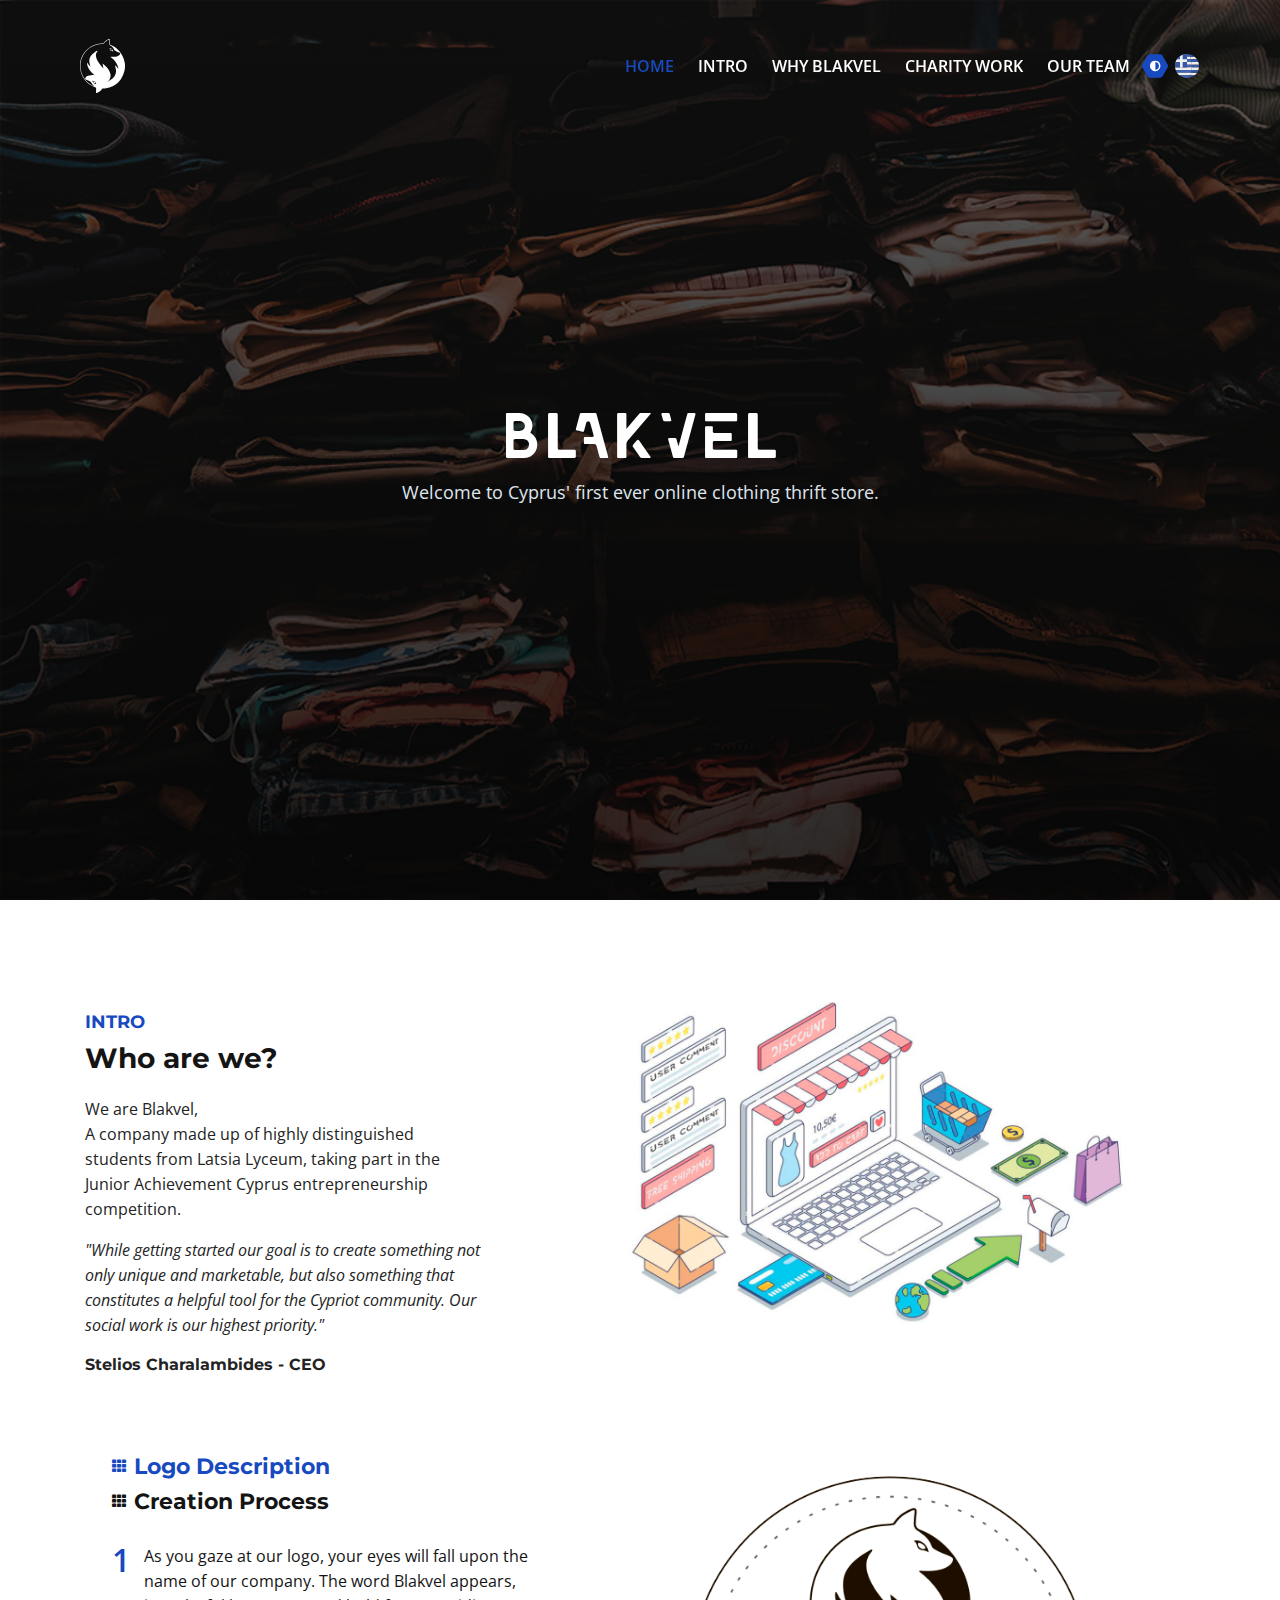
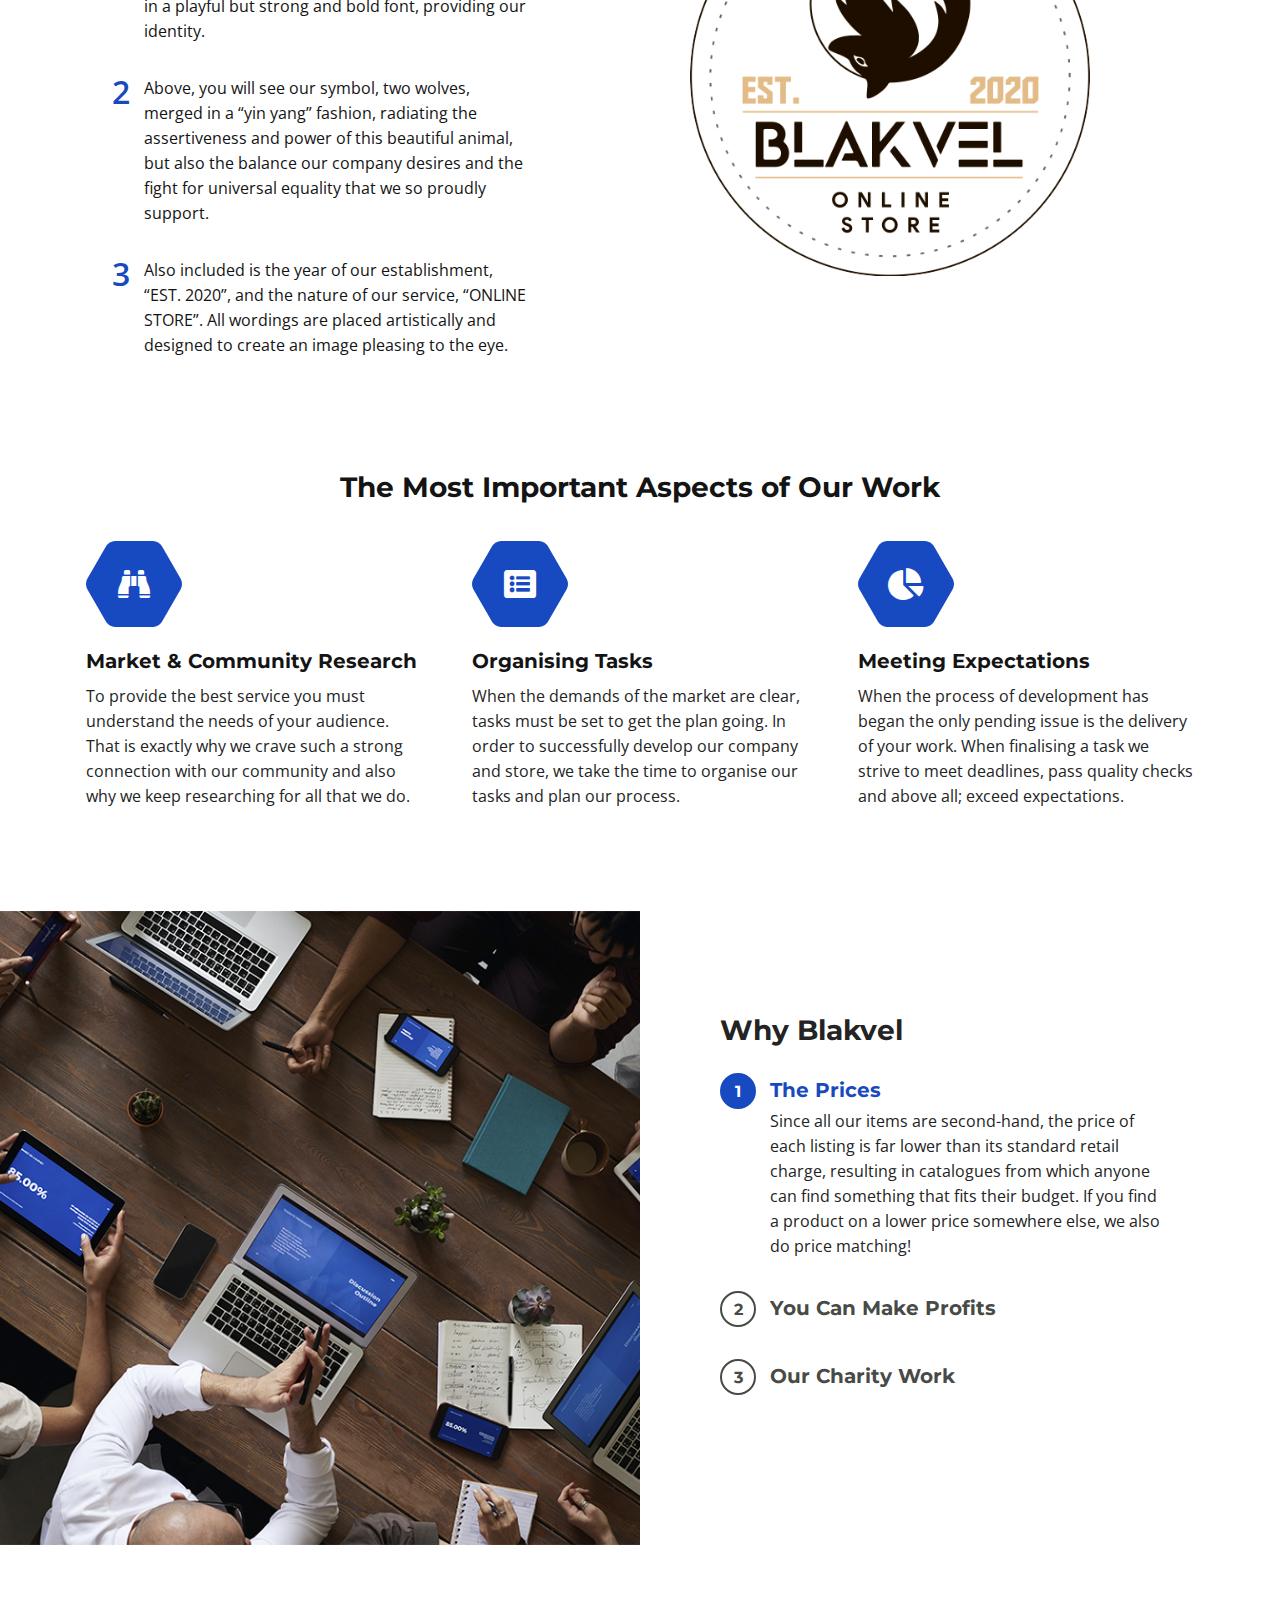
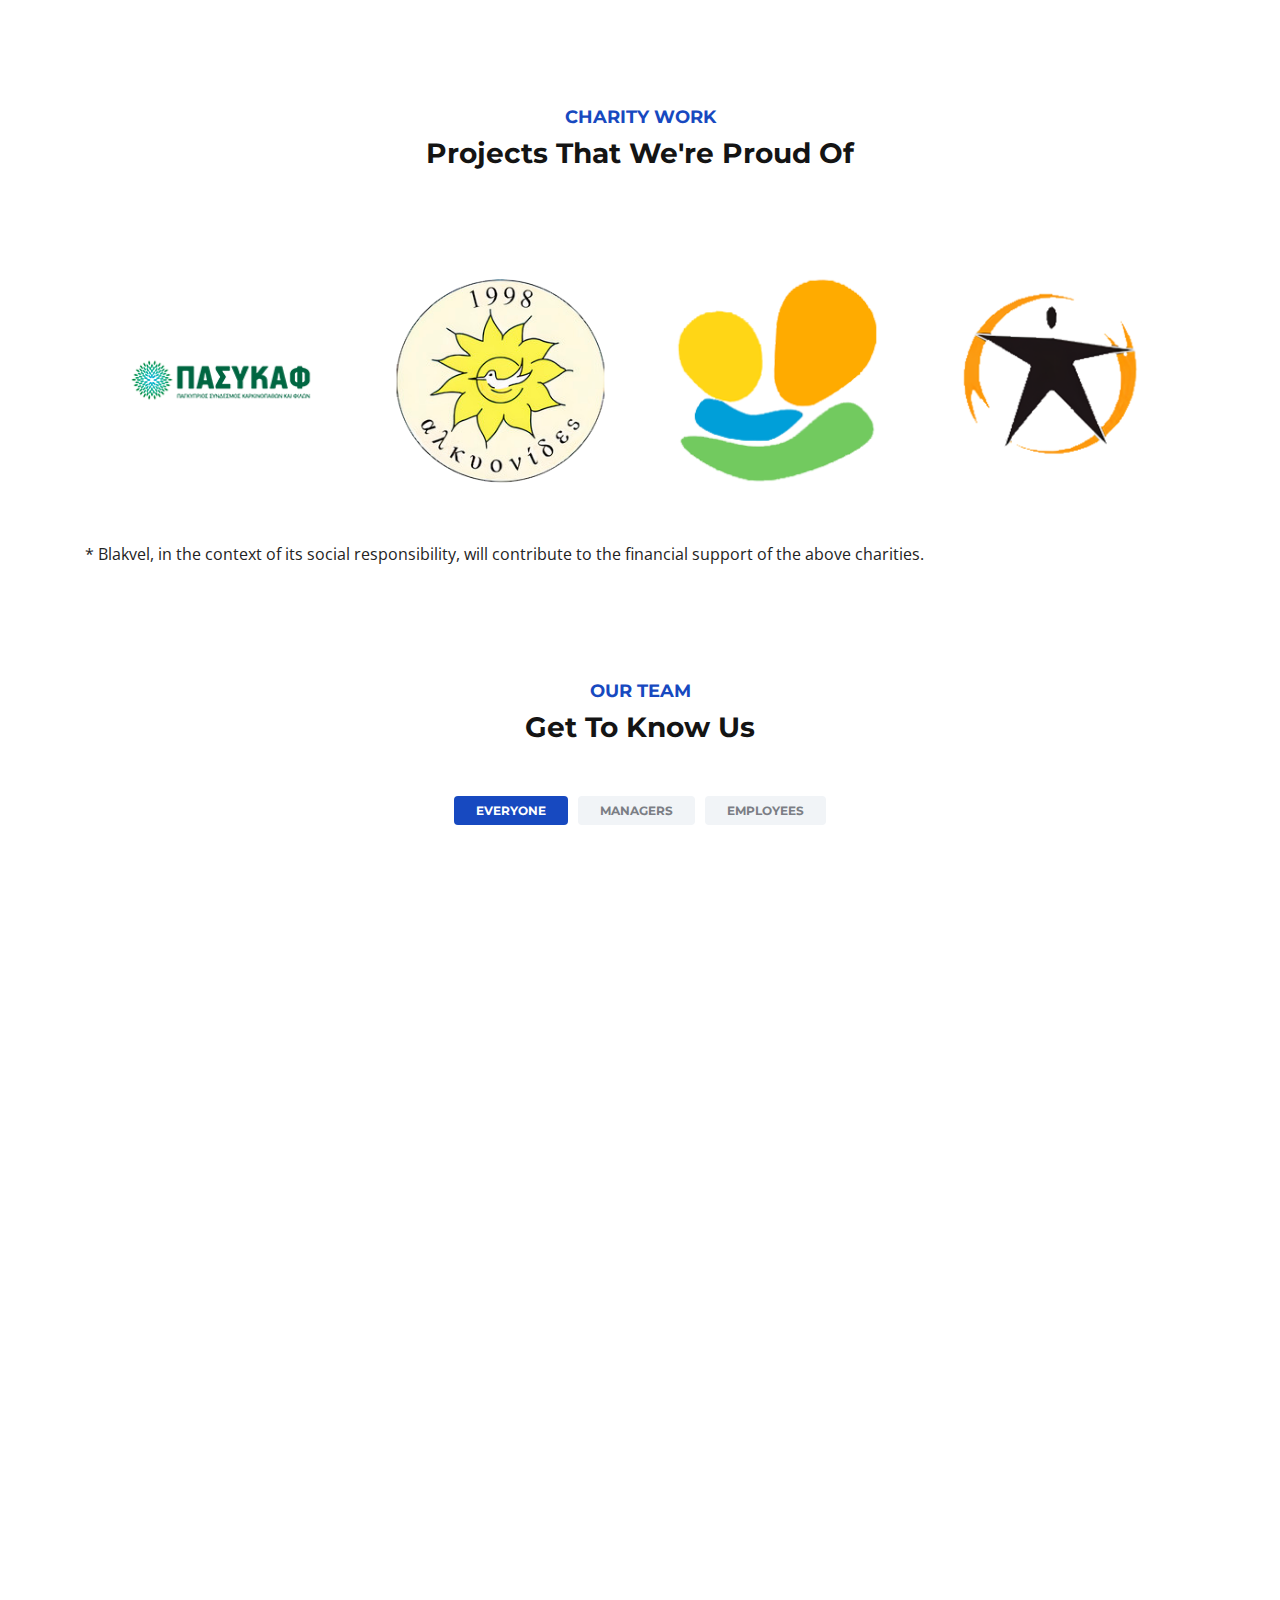
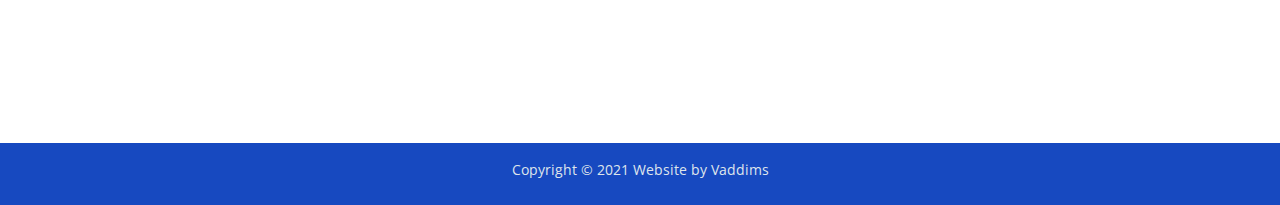
<file: index.html>
<!DOCTYPE html>
<html lang="en">
<head>
    <meta charset="utf-8">
    <meta name="viewport" content="width=device-width, initial-scale=1, shrink-to-fit=no">
    <meta name="description" content="Cyprus' first ever online clothing thrift store.">
    <meta name="author" content="Blakvel">
	<meta property="og:site_name" content="Blakvel" /> 
	<meta property="og:site" content="www.blakvel.com" /> 
	<meta property="og:title" content="Blakvel"/> 
	<meta property="og:description" content="Cyprus' first ever online clothing thrift store." /> 
	<meta property="og:image" content="./Assets/Images/Logo/blakvel_emblem.jpg" /> 
	<meta property="og:url" content="www.blakvel.com" /> 
	<meta property="og:type" content="article" />
    <title>Blakvel - Home Page</title>
    <link href="https://fonts.googleapis.com/css?family=Montserrat:500,700&display=swap&subset=latin-ext" rel="stylesheet">
    <link href="https://fonts.googleapis.com/css?family=Open+Sans:400,400i,600&display=swap&subset=latin-ext" rel="stylesheet">
    <link href="./vendors/styles/bootstrap.css" rel="stylesheet">
    <link href="./vendors/styles/fontawesome-all.css" rel="stylesheet">
    <link href="./vendors/styles/swiper.css" rel="stylesheet">
	<link href="./vendors/styles/magnific-popup.css" rel="stylesheet">
	<link href="./styles.css" rel="stylesheet">
    <link rel="icon" href="./Assets/SVG/Logo/blakvel_emblem.svg">
</head>
<body data-spy="scroll" data-target=".fixed-top">
    <div style="display: none;">
        <img id='SnowflakeImage' src="./Assets/Images/Season/Winter/Snowflake.png" width="100" height="100">
    </div>
	<div class="spinner-wrapper">
        <img src="./Assets/SVG/Logo/blakvel_emblem.svg" alt="alternative">
        <div></div>
    </div>
    <nav class="navbar navbar-expand-md navbar-dark navbar-custom fixed-top">
        <a class="navbar-brand logo-image"><img loading="lazy" src="./Assets/SVG/Logo/blakvel_emblem.svg" alt="alternative"></a>
        <button class="navbar-toggler" type="button" data-toggle="collapse" data-target="#navbarsExampleDefault" aria-controls="navbarsExampleDefault" aria-expanded="false" aria-label="Toggle navigation">
            <span class="navbar-toggler-awesome fas fa-bars"></span>
            <span class="navbar-toggler-awesome fas fa-times"></span>
        </button>
        <div class="collapse navbar-collapse" id="navbarsExampleDefault">
            <ul class="navbar-nav ml-auto">
                <li class="nav-item">
                    <a class="nav-link page-scroll" href="#header">HOME <span class="sr-only">(current)</span></a>
                </li>
                <li class="nav-item">
                    <a class="nav-link page-scroll" href="#intro">INTRO</a>
                </li>
                <li class="nav-item">
                    <a class="nav-link page-scroll" href="#accordionOne">WHY BLAKVEL</a>
                </li>
                <li class="nav-item">
                    <a class="nav-link page-scroll" href="#projects">CHARITY WORK</a>
                </li>
                <li class="nav-item">
                    <a class="nav-link page-scroll" href="#teamMembers">OUR TEAM</a>
                </li>
            </ul>
            <span id='themeColorToggler' class="fa-stack" title="Toggle Theme">
                <span class="hexagon"></span>
                <i class="fas fa-adjust fa-stack-1x"></i>
            </span>
            <a href="./gr.html"><span id='toggleLanguage' class="fa-stack en" title="Language: Greek">
                <div class="languageIcon"></div>
            </span></a>
        </div>
    </nav> 
    <header id="header" class="header">
        <canvas></canvas>
        <div class="header-content">
            <div class="container">
                <div class="row">
                    <div class="col-lg-12">
                        <div class="text-container">
                            <h1>bLAKVEL</h1>
                            <p class="p-heading p-large">Welcome to Cyprus' first ever online clothing thrift store.</p>
                        </div>
                    </div> 
                </div> 
            </div> 
        </div> 
    </header> 
    <div id="intro" class="basic-1">
        <div class="container">
            <div class="row">
                <div class="col-lg-5">
                    <div class="text-container">
                        <div class="section-title">INTRO</div>
                        <h2>Who are we?</h2>
                        <p>We are Blakvel,<br>A company made up of highly distinguished students from Latsia Lyceum, taking part in the Junior Achievement Cyprus entrepreneurship competition.</p>
                        <p class="testimonial-text">"While getting started our goal is to create something not only unique and marketable, but also something that constitutes a helpful tool for the Cypriot community. Our social work is our highest priority."</p>
                        <div class="testimonial-author">Stelios Charalambides - CEO</div>
                    </div> 
                </div> 
                <div class="col-lg-7">
                    <div class="image-container en">
                    </div> 
                </div> 
            </div> 
        </div> 
    </div> 
    <div class="tabs">
        <div id='area1' class="area-1">
            <div class="tabs-container">
                <ul class="nav nav-tabs" id="ariaTabs" role="tablist">
                    <li class="nav-item">
                        <a class="nav-link active" id="nav-tab-2" data-toggle="tab" href="#tab-2" role="tab" aria-controls="tab-2" aria-selected="true"><i class="fas fa-th"></i> Logo Description</a>
                    </li>
                    <li class="nav-item">
                        <a class="nav-link" id="nav-tab-3" data-toggle="tab" href="#tab-3" role="tab" aria-controls="tab-3" aria-selected="false"><i class="fas fa-th"></i> Creation Process</a>
                    </li>
                </ul>
                <div class="tab-content" id="ariaTabsContent">
                    <div class="tab-pane fade show active" id="tab-2" role="tabpanel" aria-labelledby="tab-2">
                      <ul class="list-unstyled li-space-lg first">
                          <li class="media">
                              <div class="media-bullet">1</div>
                              <div class="media-body">As you gaze at our logo, your eyes will fall upon the name of our company. The word Blakvel appears, in a playful but strong and bold font, providing our identity.</div>
                          </li>
                      </ul>
                      <ul  class="list-unstyled li-space-lg first">
                          <li class="media">
                              <div class="media-bullet">2</div>
                              <div class="media-body">Above, you will see our symbol, two wolves, merged in a “yin yang” fashion, radiating the assertiveness and power of this beautiful animal, but also the balance our company desires and the fight for universal equality that we so proudly support.</div>
                          </li>
                      </ul>
                      <ul  class="list-unstyled li-space-lg first">
                          <li class="media">
                              <div class="media-bullet">3</div>
                              <div class="media-body">Also included is the year of our establishment, “EST. 2020”, and the nature of our service, “ONLINE STORE”. All wordings are placed artistically and designed to create an image pleasing to the eye.</div>
                          </li>
                      </ul>
                  </div> 
                    <div class="tab-pane fade" id="tab-3" role="tabpanel" aria-labelledby="tab-3">
                        <ul class="list-unstyled li-space-lg">
                            <li class="media">
                                <i class="fas fa-square"></i>
                                <div class="media-body">The process of our logo’s creation was long but immensely prolific. Our goal was to achieve an elegant and professional design, which remains inclusive and appealing to all genders and identities.</div>
                            </li>
                            <li class="media">
                                <i class="fas fa-square"></i>
                                <div class="media-body">After a long conversation and exchange of ideas with Graphic Designer <a href="https://www.linkedin.com/in/andreaschristofi">Andreas Christofi</a>, Creative Director at Infocredit Group Ltd, we proudly and surely decided on this design, which is featured on our social media and in our website.</div>
                            </li>
                        </ul>
                    </div> 
                </div> 
            </div> 
        </div><div class="area-2"><div class="super"></div></div> 
    </div> 
    <div id='introExtra' class="cards-1">
        <h2 class='custom-title'>The Most Important Aspects of Our Work</h2>
        <div class="container">
            <div class="row">
                <div class="col-lg-12">
                    <div class="card">
                        <span class="fa-stack">
                            <span class="hexagon"></span>
                            <i class="fas fa-binoculars fa-stack-1x"></i>
                        </span>
                        <div class="card-body">
                            <h4 class="card-title">Market & Community Research</h4>
                            <p>To provide the best service you must understand the needs of your audience.<br />That is exactly why we crave such a strong connection with our community and also why we keep researching for all that we do.</p>
                        </div>
                    </div>
                    <div class="card">
                        <span class="fa-stack">
                            <span class="hexagon"></span>
                            <i class="fas fa-list-alt fa-stack-1x"></i>
                        </span>
                        <div class="card-body">
                            <h4 class="card-title">Organising Tasks</h4>
                            <p>When the demands of the market are clear, tasks must be set to get the plan going. In order to successfully develop our company and store, we take the time to organise our tasks and plan our process.</p>
                        </div>
                    </div>
                    <div class="card">
                        <span class="fa-stack">
                            <span class="hexagon"></span>
                            <i class="fas fa-chart-pie fa-stack-1x"></i>
                        </span>
                        <div class="card-body">
                            <h4 class="card-title">Meeting Expectations</h4>
                            <p>When the process of development has began the only pending issue is the delivery of your work. When finalising a task we strive to meet deadlines, pass quality checks and above all; exceed expectations.</p>
                        </div>
                    </div>
                </div> 
            </div> 
        </div> 
    </div> 
	<div id="details" class="accordion">
		<div class="area-1">
		</div><div id="area2" class="area-2">
            <div class="accordion-container" id="accordionOne">
                <h2>Why Blakvel</h2>
                <div class="item">
                    <div id="headingOne">
                        <span data-toggle="collapse" data-target="#collapseOne" aria-expanded="true" aria-controls="collapseOne" role="button">
                            <span class="circle-numbering">1</span><span class="accordion-title">The Prices</span>
                        </span>
                    </div>
                    <div id="collapseOne" class="collapse show" aria-labelledby="headingOne" data-parent="#accordionOne">
                        <div class="accordion-body">
                            Since all our items are second-hand, the price of each listing is far lower than its standard retail charge, resulting in catalogues from which anyone can find something that fits their budget. If you find a product on a lower price somewhere else, we also do price matching!                        
                        </div>
                    </div>
                </div> 
                <div class="item">
                    <div id="headingTwo">
                        <span class="collapsed" data-toggle="collapse" data-target="#collapseTwo" aria-expanded="false" aria-controls="collapseTwo" role="button">
                            <span class="circle-numbering">2</span><span class="accordion-title">You Can Make Profits</span>
                        </span>
                    </div>
                    <div id="collapseTwo" class="collapse" aria-labelledby="headingTwo" data-parent="#accordionOne">
                        <div class="accordion-body">
                            Why just give your intact, untarnished clothes away for free when you have the option to profit from them? Just register for a free account, list them on our store page and we will take over  from there to give them the Blakvel quality treatment and sell them to give you your profits!
                        </div>
                    </div>
                </div> 
                <div class="item">
                    <div id="headingThree">
                        <span class="collapsed" data-toggle="collapse" data-target="#collapseThree" aria-expanded="false" aria-controls="collapseThree" role="button">
                            <span class="circle-numbering">3</span><span class="accordion-title">Our Charity Work</span>
                        </span>
                    </div>
                    <div id="collapseThree" class="collapse" aria-labelledby="headingThree" data-parent="#accordionOne">
                        <div class="accordion-body">
                            Blakvel supports several Cypriot philanthropic organizations. When listing a clothing item on our website, you get the option to donate all or a percentage of your profits to one of the many non-profit organizations we work with. You can read all about our charity work <a class='page-scroll' href='#projects'>here</a>.
                        </div>
                    </div>
                </div> 
            </div> 
		</div> 
    </div> 
    <div id="projects" class="filter special">
		<div class="container">
            <div class="row">
                <div class="col-lg-12">
                    <div class="section-title">CHARITY WORK</div>
                    <h2>Projects That We're Proud Of</h2>
                </div> 
            </div> 
            <div class="row">
                <div class="col-lg-12">
                    <div class="grid">
                        <div class="element-item managers employee special">
                            <a class="popup-with-move-anim" href="#charity_Pasykaf"><div class="element-item-overlay"><span>PASYKAF</span></div><img src="./Assets/Images/Charitys/pasykaf_3.png" alt="alternative"></a>
                        </div>
                        <div class="element-item managers employee special">
                            <a class="popup-with-move-anim" href="#charity_Alkionides"><div class="element-item-overlay"><span>Alkionides Charity</span></div><img loading="lazy" src="./Assets/Images/Charitys/alkionides.png" alt="alternative"></a>
                        </div>
                        <div class="element-item managers employee special">
                            <a class="popup-with-move-anim" href="#charity_AgaliaElpidas"><div class="element-item-overlay"><span>Agalia Elpidas</span></div><img loading="lazy" src="./Assets/Images/Charitys/Agkalia_Elpidas.png" alt="alternative"></a>
                        </div>
                        <div class="element-item managers employee special">
                            <a class="popup-with-move-anim" href="#charity_ADD-ADHD"><div class="element-item-overlay"><span>ADD-ADHD Cyprus</span></div><img loading="lazy" src="./Assets/Images/Charitys/adhd-cyprusContext.png" alt="alternative"></a>
                        </div>
                    </div> 
                </div> 
            </div> 
            <div class="mx-auto specialText">* Blakvel, in the context of its social responsibility, will contribute to the financial support of the above charities.</div>
		</div> 
    </div> 
	<div id="teamMembers" class="filter">
		<div class="container">
            <div class="row">
                <div class="col-lg-12">
                    <div class="section-title">OUR TEAM</div>
                    <h2>Get To Know Us</h2>
                </div> 
            </div> 
            <div class="row">
                <div class="col-lg-12">
                    <div class="button-group filters-button-group">
                        <a class="button is-checked" data-filter="*"><span>EVERYONE</span></a>
                        <a class="button" data-filter=".managers"><span>MANAGERS</span></a>
                        <a class="button" data-filter=".employee"><span>EMPLOYEES</span></a>
                    </div> 
                    <div class="grid">
                        <div class="element-item managers">
                            <a class="popup-with-move-anim"><div class="element-item-overlay"><span>CEO <br> - <br> Stelios Charalambides</span></div><img loading="lazy" src="./Assets/Images/BlakvelTeam/019.jpg" alt="alternative"></a>
                        </div>
                        <div class="element-item managers">
                            <a class="popup-with-move-anim"><div class="element-item-overlay"><span>HR&CPO<br> - <br>Christodoulou Theodora</span></div><img loading="lazy" src="./Assets/Images/BlakvelTeam/014.jpg" alt="alternative"></a>
                        </div>
                        <div class="element-item managers">
                            <a class="popup-with-move-anim"><div class="element-item-overlay"><span>IT<br> - <br>Iefraimov Vadym</span></div><img loading="lazy" src="./Assets/Images/BlakvelTeam/016.jpg" alt="alternative"></a>
                        </div>
                        <div class="element-item managers">
                            <a class="popup-with-move-anim" ><div class="element-item-overlay"><span>CMO<br> - <br>Demetriou Christia</span></div><img loading="lazy" src="./Assets/Images/BlakvelTeam/053.jpg" alt="alternative"></a>
                        </div>
                        <div class="element-item managers">
                            <a class="popup-with-move-anim"><div class="element-item-overlay"><span>CFO<br> - <br>Yangou Christos</span></div><img loading="lazy" src="./Assets/Images/BlakvelTeam/26.jpg" alt="alternative"></a>
                        </div>
                        <div class="element-item employee">
                            <a class="popup-with-move-anim"><div class="element-item-overlay"><span>Production Logistics<br> - <br>Ploutarchou Ellie</span></div><img loading="lazy" src="./Assets/Images/BlakvelTeam/046.jpg" alt="alternative"></a>
                        </div>
                        <div class="element-item employee">
                            <a class="popup-with-move-anim"><div class="element-item-overlay"><span>Marketing Dept<br> - <br>Kiza Demetra</span></div><img loading="lazy" src="./Assets/Images/BlakvelTeam/003.jpg" alt="alternative"></a>
                        </div>
                        <div class="element-item employee">
                            <a class="popup-with-move-anim"><div class="element-item-overlay"><span>Production Dept<br> - <br>Kyriakides Michalis</span></div><img loading="lazy" src="./Assets/Images/BlakvelTeam/032.jpg" alt="alternative"></a>
                        </div>                        
                        <div class="element-item employee">
                            <a class="popup-with-move-anim"><div class="element-item-overlay"><span>Production Dept<br> - <br>Karavis Loucas</span></div><img loading="lazy" src="./Assets/Images/BlakvelTeam/071.jpg" alt="alternative"></a>
                        </div>
                        <div class="element-item employee">
                            <a class="popup-with-move-anim"><div class="element-item-overlay"><span>IT & Marketing Dept<br> - <br>Katsouri Irida</span></div><img loading="lazy" src="./Assets/Images/BlakvelTeam/006.jpg" alt="alternative"></a>
                        </div>
                    </div> 
                </div> 
            </div> 
		</div> 
    </div> 
    <div id="charity_Pasykaf" class="lightbox-basic zoom-anim-dialog mfp-hide">
        <div class="row">
            <button title="Close (Esc)" type="button" class="mfp-close x-button">×</button>
            <div class="col-lg-8">
                <img loading="lazy" class="img-fluid" src="./Assets/Images/Charitys/Paskaf_Context.jpg" alt="alternative">
            </div> 
            <div class="col-lg-4">
                <h3>PASYKAF</h3>
                <hr class="line-heading">
                <h6></h6>
                <p>An association that we could never exclude from our list is of course PASYKAF, which, since its founding in 1986, has contributed in various ways to improve the quality of life of both cancer patients and their families. This praiseworthy organisation also aims to provide psychological support to patients. At the same time, it provides programs related to cancer prevention.</p>
                <div class="testimonial-container">
                    <p class="testimonial-text"></p>
                    <p class="testimonial-author"></p>
                </div>
                <a class="btn-solid-reg" href="https://pasykaf.org/en/home-page/">Website</a> <a class="btn-outline-reg mfp-close as-button" href="#projects">BACK</a> 
            </div> 
        </div> 
    </div> 
    <div id="charity_Alkionides" class="lightbox-basic zoom-anim-dialog mfp-hide">
        <div class="row">
            <button title="Close (Esc)" type="button" class="mfp-close x-button">×</button>
            <div class="col-lg-8">
                <img loading="lazy" class="img-fluid" src="./Assets/Images/Charitys/alkionides_context.png" alt="alternative">
            </div> 
            <div class="col-lg-4">
                <h3>Alkyonides Charity</h3>
                <hr class="line-heading">
                <h6></h6>
                <p>Alkyonides is a non-profit organization, with the fundamental purpose of brightening lives and giving hope to families, which are facing financial difficulties. With this in mind, they offer, daily, financial assistance and food to families in need. At the same time, they support financially students in need and children with medical problems who need referral abroad.</p>
                <div class="testimonial-container">
                    <p class="testimonial-text"></p>
                    <p class="testimonial-author"></p>
                </div>
                <a class="btn-solid-reg" href="https://www.alkionides.org.cy/index.php?lang=en">Website</a> <a class="btn-outline-reg mfp-close as-button" href="#projects">BACK</a> 
            </div> 
        </div> 
    </div> 
    <div id="charity_AgaliaElpidas" class="lightbox-basic zoom-anim-dialog mfp-hide">
        <div class="row">
            <button title="Close (Esc)" type="button" class="mfp-close x-button">×</button>
            <div class="col-lg-8">
                <img loading="lazy" class="img-fluid" src="./Assets/Images/Charitys/agaiaElpida_Context.jpg" alt="alternative">
            </div> 
            <div class="col-lg-4">
                <h3>Agalia Elpidas</h3>
                <hr class="line-heading">
                <h6></h6>
                <p>The non-profit organization Agalia Elpidas aims to provide support to children with brain paralysis and other disabilities and their families. At the same time, it aims to preserve their rights as they derive from the United Nations Convention on the Rights of Persons with Disabilities, which the Republic of Cyprus signed in 2011. It relies mainly on the voluntary work and contribution of its members. </p>
                <div class="testimonial-container">
                    <p class="testimonial-text"></p>
                    <p class="testimonial-author"></p>
                </div>
                <a class="btn-solid-reg" href="https://www.alkionides.org.cy/index.php?lang=en">Website</a> <a class="btn-outline-reg mfp-close as-button" href="#projects">BACK</a> 
            </div> 
        </div> 
    </div> 
    <div id="charity_ADD-ADHD" class="lightbox-basic zoom-anim-dialog mfp-hide">
        <div class="row">
            <button title="Close (Esc)" type="button" class="mfp-close x-button">×</button>
            <div class="col-lg-8">
                <img loading="lazy" class="img-fluid" src="./Assets/Images/Charitys/adhdCyprus_Context.jpg" alt="alternative">
            </div> 
            <div class="col-lg-4">
                <h3>ADD-ADHD Cyprus</h3>
                <hr class="line-heading">
                <h6></h6>
                <p>The philanthropic club ADD-ADHD Cyprus is on a mission to make the lives of those affected by ADHD in Cyprus better, by offering support, information, and education. Through a series of seminars, the organisation aims to spread awareness amongst Cypriots. Μore importantly, the club ensures that these children are diagnosed promptly and are given educational support through the Cypriot ministry of Education, Culture, Sport and Youth.</p>
                <div class="testimonial-container">
                    <p class="testimonial-text"></p>
                    <p class="testimonial-author"></p>
                </div>
                <a class="btn-solid-reg" href="https://add-adhd.org.cy/">Website</a> <a class="btn-outline-reg mfp-close as-button" href="#projects">BACK</a> 
            </div> 
        </div> 
    </div> 
    <div class="copyright">
        <div class="container">
            <div class="row">
                <div class="col-lg-12">
                    <p class="p-small">Copyright © 2021 <a href="https://vaddims.com" target="_blank">Website by Vaddims</a></p>
                </div> 
            </div> 
        </div> 
    </div>  
    <script src="./vendors/scripts/jquery.min.js"></script> 
    <script src="./vendors/scripts/popper.min.js"></script> 
    <script src="./vendors/scripts/bootstrap.min.js"></script> 
    <script src="./vendors/scripts/jquery.easing.min.js"></script> 
    <script src="./vendors/scripts/swiper.min.js"></script> 
    <script src="./vendors/scripts/jquery.magnific-popup.js"></script> 
    <script src="./vendors/scripts/morphext.min.js"></script> 
    <script src="./vendors/scripts/isotope.pkgd.min.js"></script> 
    <script src="./vendors/scripts/validator.min.js"></script> 
    <script src="./scripts.js"></script> 
</body>
</html>
</file>
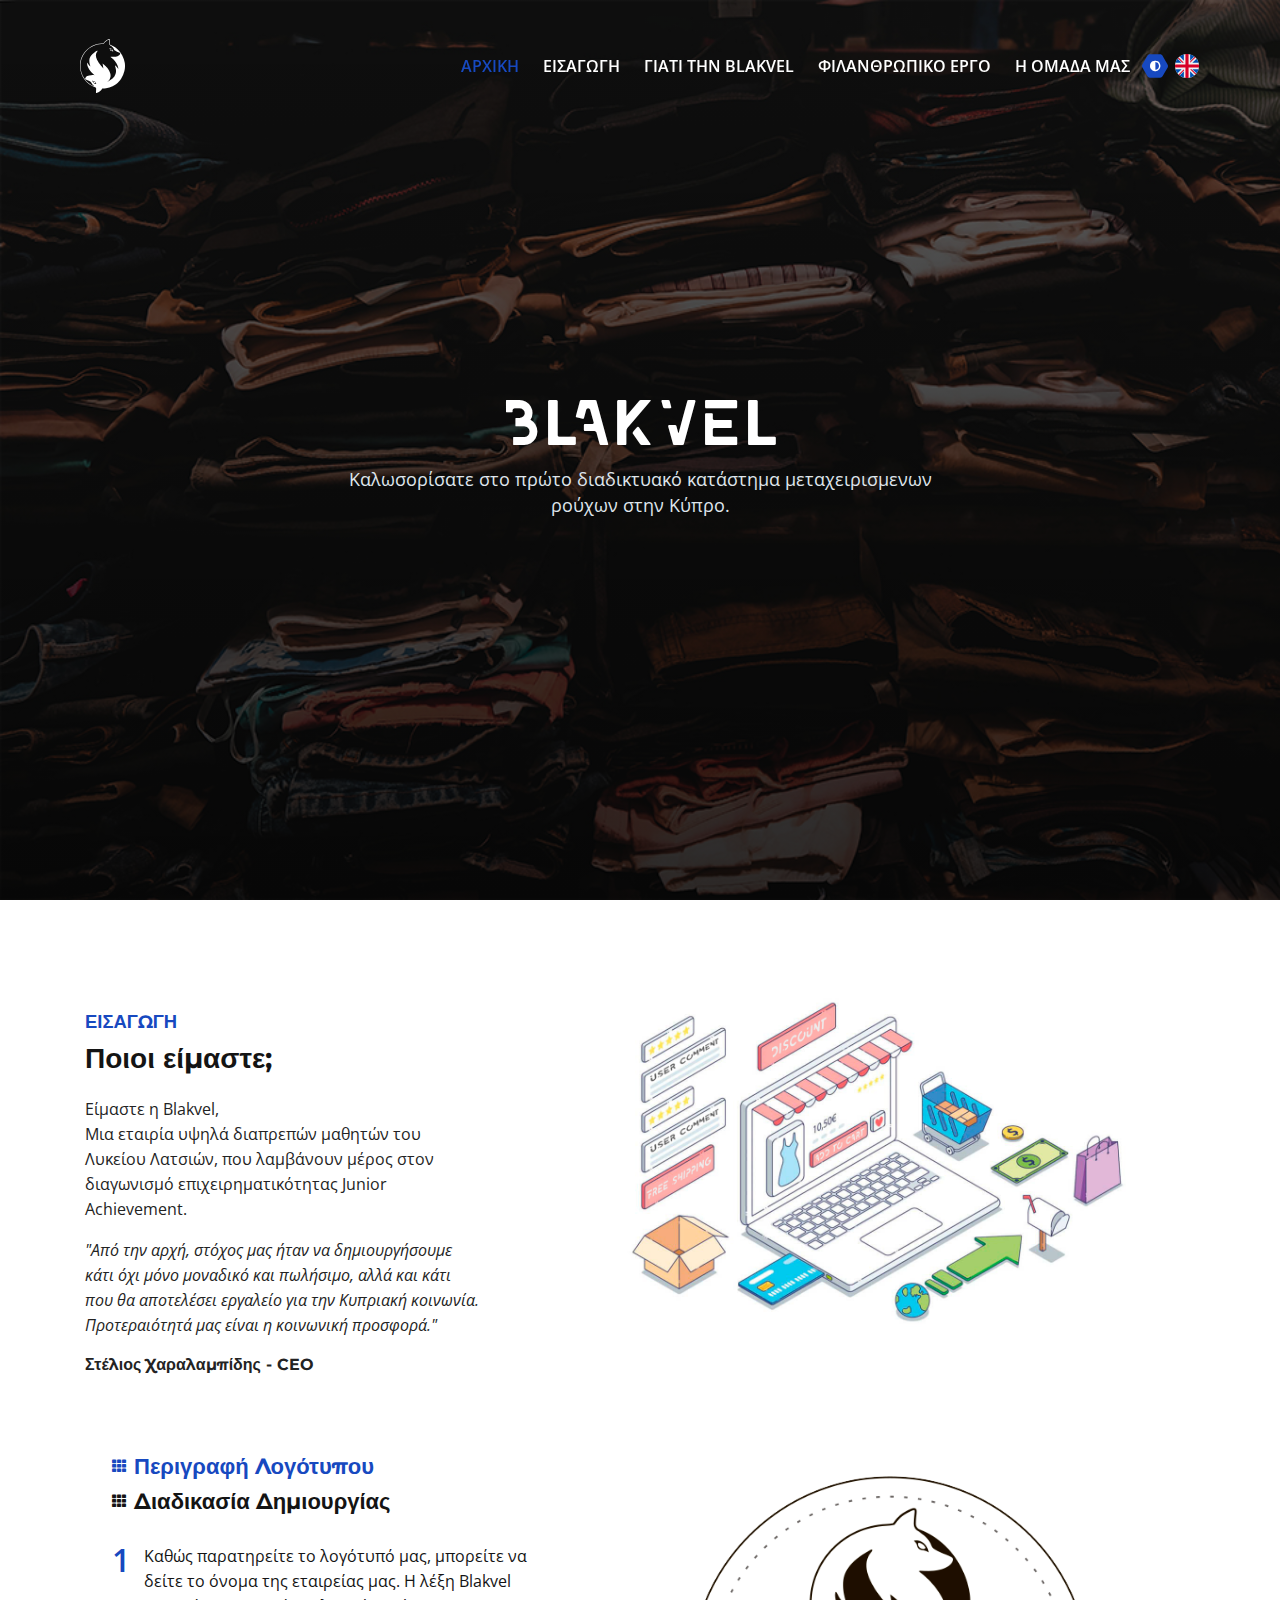
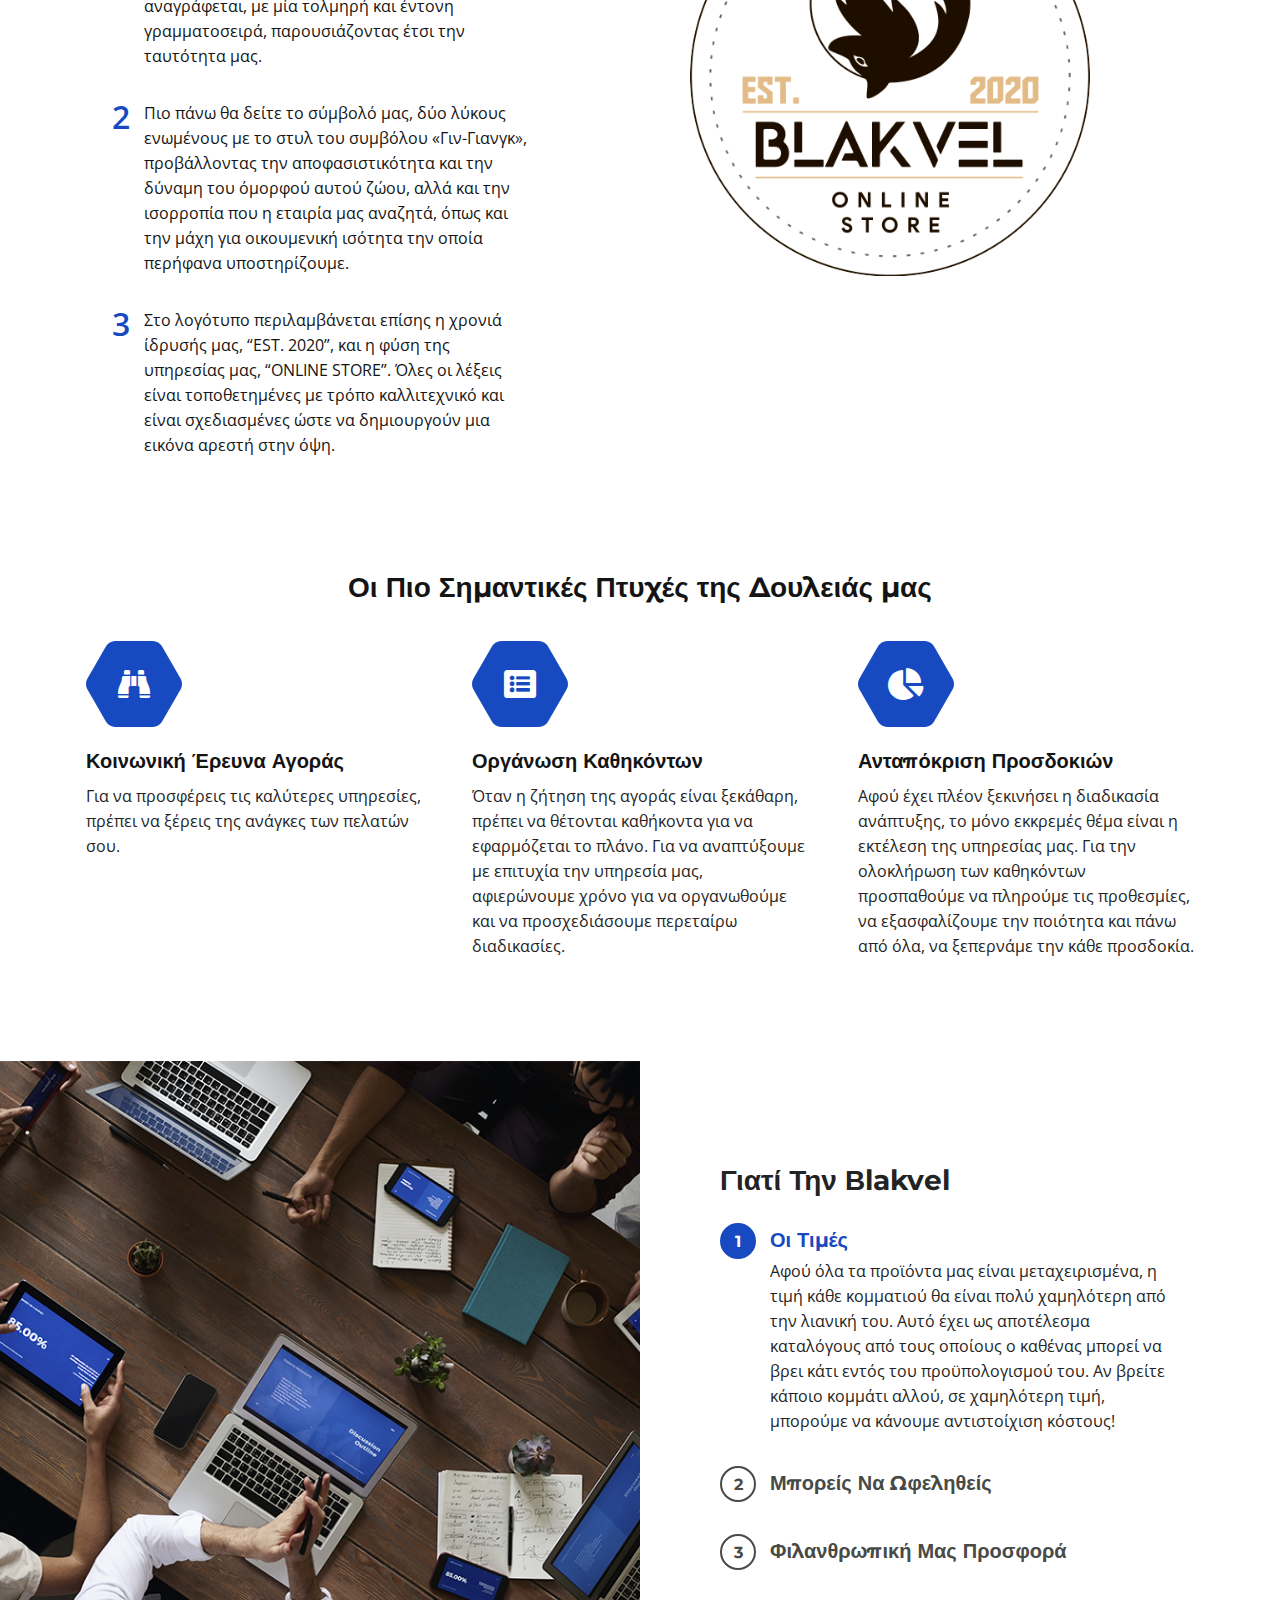
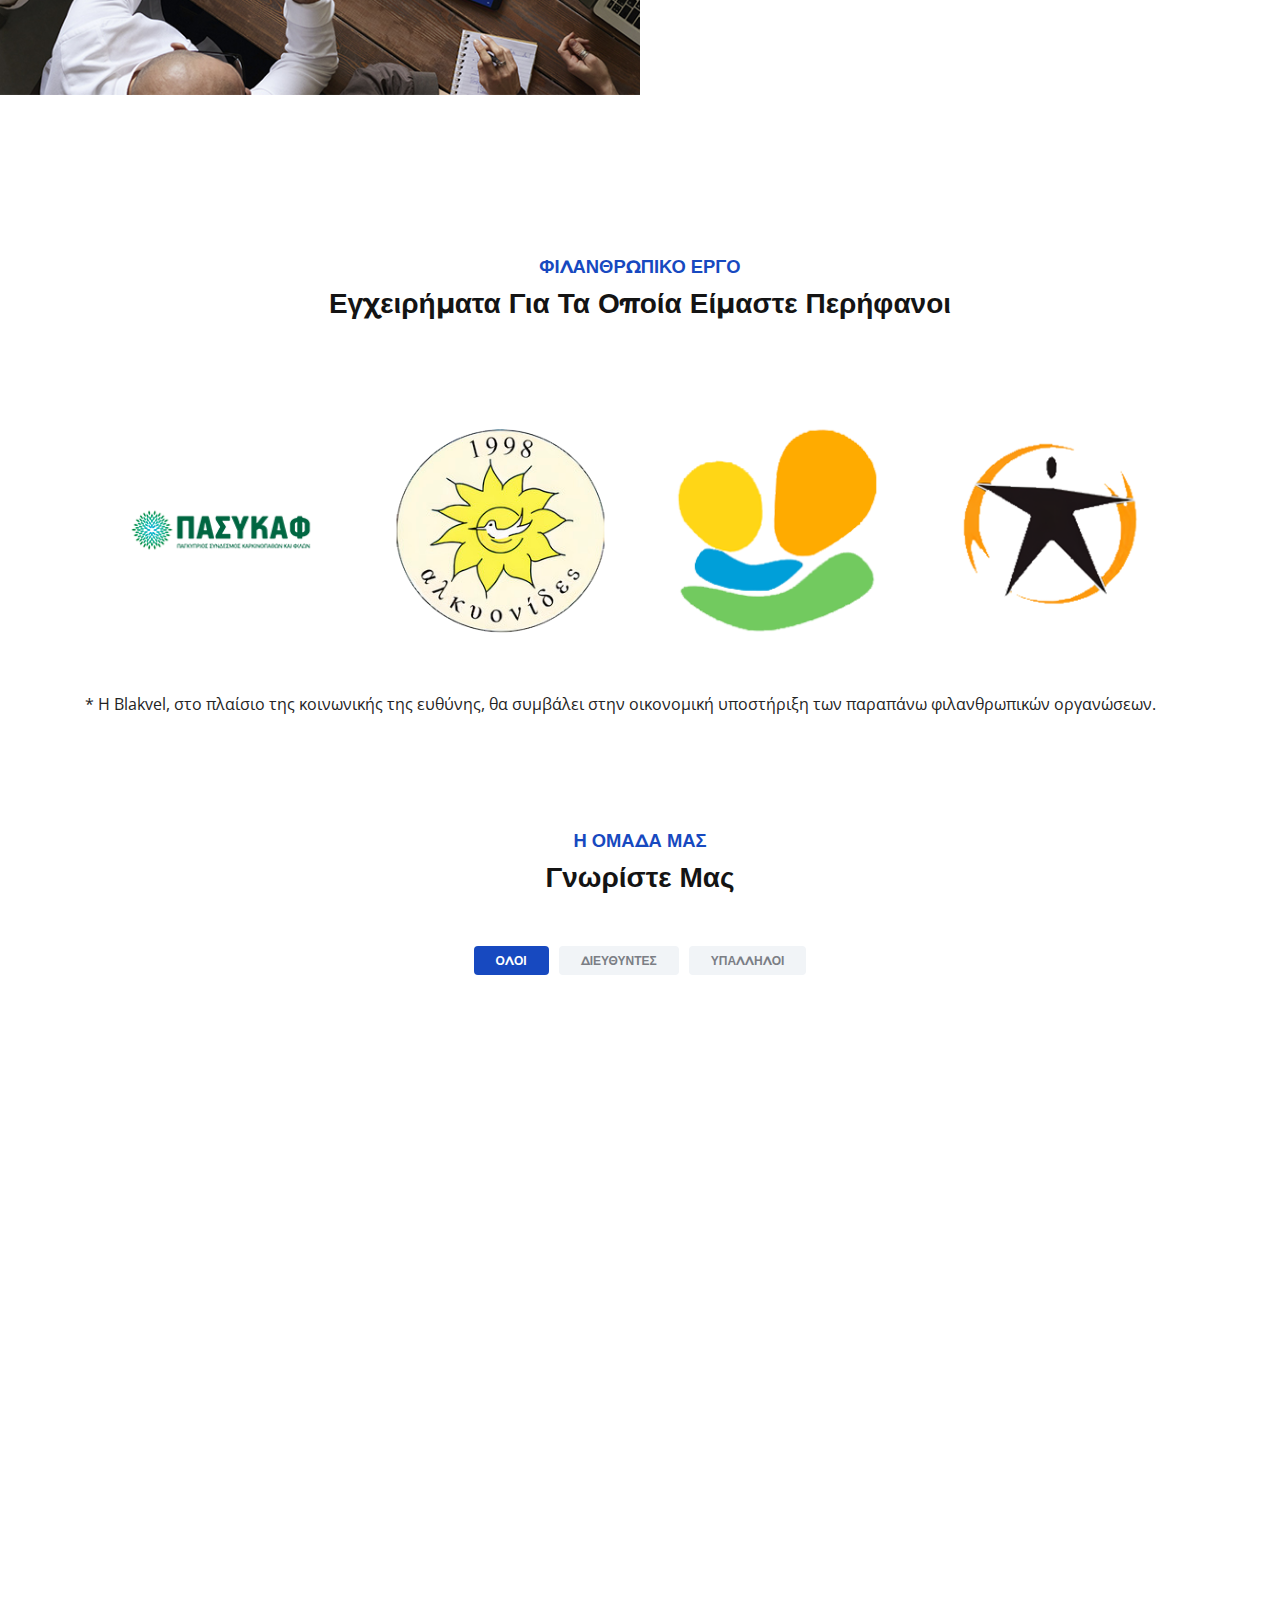
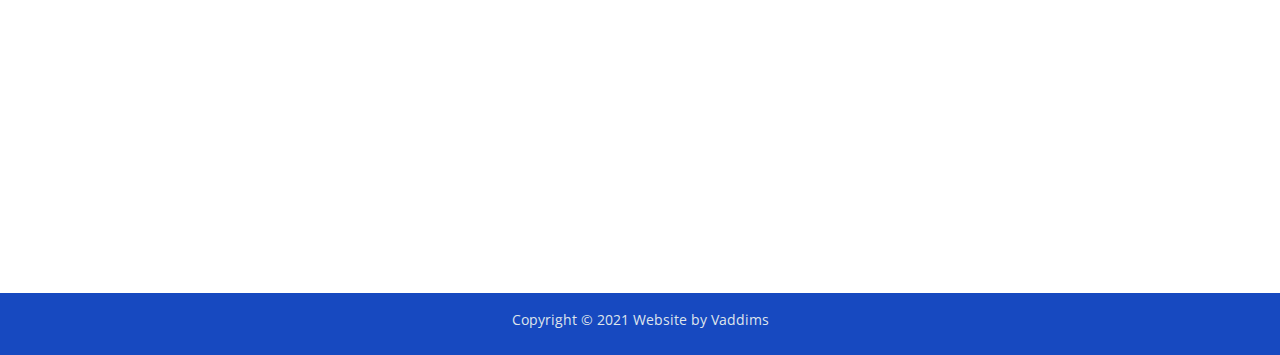
<file: gr.html>
<!DOCTYPE html>
<html lang="gr">
<head>
    <meta charset="utf-8">
    <meta name="viewport" content="width=device-width, initial-scale=1, shrink-to-fit=no">
    <meta name="description" content="Το πρώτο ηλεκτρονικό κατάστημα ειδών ένδυσης στην Κύπρο.">
    <meta name="author" content="Blakvel">
	<meta property="og:site_name" content="Blakvel" /> 
	<meta property="og:site" content="www.blakvel.com" /> 
	<meta property="og:title" content="Blakvel"/> 
	<meta property="og:description" content="Το πρώτο ηλεκτρονικό κατάστημα ειδών ένδυσης στην Κύπρο." /> 
	<meta property="og:image" content=./Assets/Images/Logo/blakvel_emblem.jpg" /> 
	<meta property="og:url" content="www.blakvel.com" /> 
	<meta property="og:type" content="article" />
    <title>Blakvel - Αρχική Σελίδα</title>
    <link href="https://fonts.googleapis.com/css?family=Montserrat:500,700&display=swap&subset=latin-ext" rel="stylesheet">
    <link href="https://fonts.googleapis.com/css?family=Open+Sans:400,400i,600&display=swap&subset=latin-ext" rel="stylesheet">
    <link href="vendors/styles/bootstrap.css" rel="stylesheet">
    <link href="vendors/styles/fontawesome-all.css" rel="stylesheet">
    <link href="vendors/styles/swiper.css" rel="stylesheet">
	<link href="vendors/styles/magnific-popup.css" rel="stylesheet">
	<link href="styles.css" rel="stylesheet">
    <link rel="icon" href=./Assets/SVG/Logo/blakvel_emblem.svg">
</head>
<body data-spy="scroll" data-target=".fixed-top">
    <div style="display: none;">
    </div>
	<div class="spinner-wrapper">
        <img src="./Assets/SVG/Logo/blakvel_emblem.svg" alt="alternative">
    </div>
    <nav class="navbar navbar-expand-md navbar-dark navbar-custom fixed-top">
        <a class="navbar-brand logo-image"><img src="./Assets/SVG/Logo/blakvel_emblem.svg" alt="alternative"></a>
        <button class="navbar-toggler" type="button" data-toggle="collapse" data-target="#navbarsExampleDefault" aria-controls="navbarsExampleDefault" aria-expanded="false" aria-label="Toggle navigation">
            <span class="navbar-toggler-awesome fas fa-bars"></span>
            <span class="navbar-toggler-awesome fas fa-times"></span>
        </button>
        <div class="collapse navbar-collapse" id="navbarsExampleDefault">
            <ul class="navbar-nav ml-auto">
                <li class="nav-item">
                    <a class="nav-link page-scroll" href="#header">ΑΡΧΙΚΗ <span class="sr-only">(current)</span></a>
                </li>
                <li class="nav-item">
                    <a class="nav-link page-scroll" href="#intro">ΕΙΣΑΓΩΓΗ</a>
                </li>
                <li class="nav-item">
                    <a class="nav-link page-scroll" href="#accordionOne">ΓΙΑΤΙ ΤΗΝ BLAKVEL</a>
                </li>
                <li class="nav-item">
                    <a class="nav-link page-scroll" href="#projects">ΦΙΛΑΝΘΡΩΠΙΚΟ ΕΡΓΟ</a>
                </li>
                <li class="nav-item">
                    <a class="nav-link page-scroll" href="#teamMembers">Η ΟΜΑΔΑ ΜΑΣ</a>
                </li>
            </ul>
            <span id='themeColorToggler' class="fa-stack" title="Toggle Theme">
                <span class="hexagon"></span>
                <i class="fas fa-adjust fa-stack-1x"></i>
            </span>
            <a href="./index.html"><span id='toggleLanguage' class="fa-stack gr" title="Language: Greek">
                <div class="languageIcon"></div>
            </span></a>
        </div>
    </nav> 
    <header id="header" class="header">
        <canvas></canvas>
        <div class="header-content">
            <div class="container">
                <div class="row">
                    <div class="col-lg-12">
                        <div class="text-container">
                            <h1>BLAKVEL</h1>
                            <p class="p-heading p-large">Καλωσορίσατε στο πρώτο διαδικτυακό κατάστημα μεταχειρισμενων ρούχων στην Κύπρο.</p>
                        </div>
                    </div> 
                </div> 
            </div> 
        </div> 
    </header> 
    <div id="intro" class="basic-1">
        <div class="container">
            <div class="row">
                <div class="col-lg-5">
                    <div class="text-container">
                        <div class="section-title">ΕΙΣΑΓΩΓΗ</div>
                        <h2>Ποιοι είμαστε;</h2>
                        <p>Είμαστε η Blakvel,<br>Μια εταιρία υψηλά διαπρεπών μαθητών του Λυκείου Λατσιών, που λαμβάνουν μέρος στον διαγωνισμό επιχειρηματικότητας Junior Achievement.</p>
                        <p class="testimonial-text">"Από την αρχή, στόχος μας ήταν να δημιουργήσουμε κάτι όχι μόνο μοναδικό και πωλήσιμο, αλλά και κάτι που θα αποτελέσει εργαλείο για την Κυπριακή κοινωνία. Προτεραιότητά μας είναι η κοινωνική προσφορά."</p>
                        <div class="testimonial-author">Στέλιος Χαραλαμπίδης - CEO</div>
                    </div> 
                </div> 
                <div class="col-lg-7">
                    <div class="image-container en">
                    </div> 
                </div> 
            </div> 
        </div> 
    </div> 
    <div class="tabs">
        <div id='area1' class="area-1">
            <div class="tabs-container">
                <ul class="nav nav-tabs" id="ariaTabs" role="tablist">
                    <!-- <li class="nav-item">
                        <a class="nav-link active" id="nav-tab-1" data-toggle="tab" href="#tab-1" role="tab" aria-controls="tab-1" aria-selected="true"><i class="fas fa-th"></i> Business</a>
                    </li> -->
                    <li class="nav-item">
                        <a class="nav-link active" id="nav-tab-2" data-toggle="tab" href="#tab-2" role="tab" aria-controls="tab-2" aria-selected="true"><i class="fas fa-th"></i> Περιγραφή Λογότυπου</a>
                    </li>
                    <li class="nav-item">
                        <a class="nav-link" id="nav-tab-3" data-toggle="tab" href="#tab-3" role="tab" aria-controls="tab-3" aria-selected="false"><i class="fas fa-th"></i> Διαδικασία Δημιουργίας</a>
                    </li>
                </ul>
                <div class="tab-content" id="ariaTabsContent">
                    <div class="tab-pane fade show active" id="tab-2" role="tabpanel" aria-labelledby="tab-2">
                      <ul class="list-unstyled li-space-lg first">
                          <li class="media">
                              <div class="media-bullet">1</div>
                              <div class="media-body">Καθώς παρατηρείτε το λογότυπό μας, μπορείτε να δείτε το όνομα της εταιρείας μας. Η λέξη Blakvel αναγράφεται, με μία τολμηρή και έντονη γραμματοσειρά, παρουσιάζοντας έτσι την ταυτότητα μας.</div>
                          </li>
                      </ul>
                      <ul  class="list-unstyled li-space-lg first">
                          <li class="media">
                              <div class="media-bullet">2</div>
                              <div class="media-body">Πιο πάνω θα δείτε το σύμβολό μας, δύο λύκους ενωμένους με το στυλ του συμβόλου «Γιν-Γιανγκ», προβάλλοντας την αποφασιστικότητα και την δύναμη του όμορφού αυτού ζώου, αλλά και την ισορροπία που η εταιρία μας αναζητά, όπως και την μάχη για οικουμενική ισότητα την οποία περήφανα υποστηρίζουμε.</div>
                          </li>
                      </ul>
                      <ul  class="list-unstyled li-space-lg first">
                          <li class="media">
                              <div class="media-bullet">3</div>
                              <div class="media-body">Στο λογότυπο περιλαμβάνεται επίσης η χρονιά ίδρυσής μας, “EST. 2020”, και η φύση της υπηρεσίας μας, “ONLINE STORE”. Όλες οι λέξεις είναι τοποθετημένες με τρόπο καλλιτεχνικό και είναι σχεδιασμένες ώστε να δημιουργούν μια εικόνα αρεστή στην όψη.</div>
                          </li>
                      </ul>
                  </div> 
                    <div class="tab-pane fade" id="tab-3" role="tabpanel" aria-labelledby="tab-3">
                        <ul class="list-unstyled li-space-lg">
                            <li class="media">
                                <i class="fas fa-square"></i>
                                <div class="media-body">Η διαδικασία δημιουργίας του λογότυπού μας ήταν μεγάλη αλλά απίστευτα κερδοφόρα. Ο στόχος μας ήταν να δημιουργήσουμε ένα κομψό και επαγγελματικό σχέδιο, το οποίο καλύπτει όλες τις πτυχές της αγοράς και είναι ελκυστικό αλλά και προσιτό σε όλους, ανεξαρτήτως φύλου ή ταυτότητας.</div>
                            </li>
                            <li class="media">
                                <i class="fas fa-square"></i>
                                <div class="media-body">Μετά από εκτενή συζήτηση και ανταλλαγή ιδεών με τον Graphic Designer <a href="https://www.linkedin.com/in/andreaschristofi">Αντρέα Χριστοφή</a>, Creative Director στην Infocredit Group Ltd, με σιγουριά και περηφάνια επιλέξαμε το συγκεκριμένο σχέδιο, το οποίο μπορείτε να βρείτε στα μέσα κοινωνικής δικτύωσης της εταιρείας μας και στην ιστοσελίδα μας.</div>
                            </li>
                        </ul>
                    </div> 
                </div> 
            </div> 
        </div>
        <div class="area-2"><div class="super"></div></div> 
    </div> 
    <div id='introExtra' class="cards-1">
        <h2 class='custom-title'>Οι Πιο Σημαντικές Πτυχές της Δουλειάς μας</h2>
        <div class="container">
            <div class="row">
                <div class="col-lg-12">
                    <div class="card">
                        <span class="fa-stack">
                            <span class="hexagon"></span>
                            <i class="fas fa-binoculars fa-stack-1x"></i>
                        </span>
                        <div class="card-body">
                            <h4 class="card-title">Κοινωνική Έρευνα Αγοράς</h4>
                            <p> Για να προσφέρεις τις καλύτερες υπηρεσίες, πρέπει να ξέρεις της ανάγκες των πελατών σου.</p>
                        </div>
                    </div>
                    <div class="card">
                        <span class="fa-stack">
                            <span class="hexagon"></span>
                            <i class="fas fa-list-alt fa-stack-1x"></i>
                        </span>
                        <div class="card-body">
                            <h4 class="card-title">Οργάνωση Καθηκόντων</h4>
                            <p>Όταν η ζήτηση της αγοράς είναι ξεκάθαρη, πρέπει να θέτονται καθήκοντα για να εφαρμόζεται το πλάνο. Για να αναπτύξουμε με επιτυχία την υπηρεσία μας, αφιερώνουμε χρόνο για να οργανωθούμε και να προσχεδιάσουμε περεταίρω διαδικασίες.</p>
                        </div>
                    </div>
                    <div class="card">
                        <span class="fa-stack">
                            <span class="hexagon"></span>
                            <i class="fas fa-chart-pie fa-stack-1x"></i>
                        </span>
                        <div class="card-body">
                            <h4 class="card-title">Ανταπόκριση Προσδοκιών </h4>
                            <p>Αφού έχει πλέον ξεκινήσει η διαδικασία ανάπτυξης, το μόνο εκκρεμές θέμα είναι η εκτέλεση της υπηρεσίας μας. Για την ολοκλήρωση των καθηκόντων προσπαθούμε να πληρούμε τις προθεσμίες, να εξασφαλίζουμε την ποιότητα και πάνω από όλα, να ξεπερνάμε την κάθε προσδοκία.</p>
                        </div>
                    </div>
                </div> 
            </div> 
        </div> 
    </div> 
	<div id="details" class="accordion">
		<div class="area-1">
		</div><div id="area2" class="area-2">
            <div class="accordion-container" id="accordionOne">
                <h2>Γιατί Την Βlakvel</h2>
                <div class="item">
                    <div id="headingOne">
                        <span data-toggle="collapse" data-target="#collapseOne" aria-expanded="true" aria-controls="collapseOne" role="button">
                            <span class="circle-numbering">1</span><span class="accordion-title">Οι Τιμές</span>
                        </span>
                    </div>
                    <div id="collapseOne" class="collapse show" aria-labelledby="headingOne" data-parent="#accordionOne">
                        <div class="accordion-body">
                            Αφού όλα τα προϊόντα μας είναι μεταχειρισμένα, η τιμή κάθε κομματιού θα είναι πολύ χαμηλότερη από την λιανική του. Αυτό έχει ως αποτέλεσμα καταλόγους από τους οποίους ο καθένας μπορεί να βρει κάτι εντός του προϋπολογισμού του. Αν βρείτε κάποιο κομμάτι αλλού, σε χαμηλότερη τιμή, μπορούμε να κάνουμε αντιστοίχιση κόστους!                        
                        </div>
                    </div>
                </div> 
                <div class="item">
                    <div id="headingTwo">
                        <span class="collapsed" data-toggle="collapse" data-target="#collapseTwo" aria-expanded="false" aria-controls="collapseTwo" role="button">
                            <span class="circle-numbering">2</span><span class="accordion-title">Μπορείς Να Ωφεληθείς</span>
                        </span>
                    </div>
                    <div id="collapseTwo" class="collapse" aria-labelledby="headingTwo" data-parent="#accordionOne">
                        <div class="accordion-body">
                            Γιατί να δώσεις τα άθικτα, αφόρετα ρούχα σου δωρεάν, όταν μπορείς να κερδίσεις από αυτά; Απλά κάνε δωρεάν εγγραφή, καταχώρισε τα στην ιστοσελίδα μας και εμείς θα εφαρμόσουμε την ποιοτική αξιολόγηση και επεξεργασία της Blakvel, και θα το καταχωρήσουμε στο κατάστημα, έτσι ώστε να πουληθεί και εσύ να πάρεις τα κέρδη σου!
                        </div>
                    </div>
                </div> 
                <div class="item">
                    <div id="headingThree">
                        <span class="collapsed" data-toggle="collapse" data-target="#collapseThree" aria-expanded="false" aria-controls="collapseThree" role="button">
                            <span class="circle-numbering">3</span><span class="accordion-title">Φιλανθρωπική Μας Προσφορά </span>
                        </span>
                    </div>
                    <div id="collapseThree" class="collapse" aria-labelledby="headingThree" data-parent="#accordionOne">
                        <div class="accordion-body">
                            Η Blakvel υποστηρίζει διαφόρους Κυπριακούς φιλανθρωπικούς οργανισμούς. Κατά την καταχώρηση ενός προϊόντος στην ιστοσελίδα μας έχεις την επιλογή να δωρίσεις όλα ή ένα ποσοστό από τα κέρδη σου σε έναν από τους μη κερδοσκοπικούς οργανισμούς με τους οποίους συνεργαζόμαστε. Για περισσότερες πληροφορίες για την φιλανθρωπική μας προσφορά πάτα <a class='page-scroll' href='#projects'>εδώ</a>.
                        </div>
                    </div>
                </div> 
            </div> 
		</div> 
    </div> 
    <div id="projects" class="filter special">
		<div class="container">
            <div class="row">
                <div class="col-lg-12">
                    <div class="section-title">ΦΙΛΑΝΘΡΩΠΙΚΟ ΕΡΓΟ</div>
                    <h2>Εγχειρήματα Για Τα Οποία Είμαστε Περήφανοι</h2>
                </div> 
            </div> 
            <div class="row">
                <div class="col-lg-12">
                    <div class="grid">
                        <div class="element-item managers employee special">
                            <a class="popup-with-move-anim" href="#charity_Pasykaf"><div class="element-item-overlay"><span>ΠΑΣΥΚΑΦ</span></div><img loading="lazy" src="./Assets/Images/Charitys/pasykaf_3.png" alt="alternative"></a>
                        </div>
                        <div class="element-item managers employee special">
                            <a class="popup-with-move-anim" href="#charity_Alkionides"><div class="element-item-overlay"><span>Σωματείο Αλκυονίδες</span></div><img loading="lazy" src="./Assets/Images/Charitys/alkionides.png" alt="alternative"></a>
                        </div>
                        <div class="element-item managers employee special">
                            <a class="popup-with-move-anim" href="#charity_AgaliaElpidas"><div class="element-item-overlay"><span>Αγκαλιά Ελπίδας</span></div><img loading="lazy" src="./Assets/Images/Charitys/Agkalia_Elpidas.png" alt="alternative"></a>
                        </div>
                        <div class="element-item managers employee special">
                            <a class="popup-with-move-anim" href="#charity_ADD-ADHD"><div class="element-item-overlay"><span>ΔΕΠΥ Κύπρου</span></div><img loading="lazy" src="./Assets/Images/Charitys/adhd-cyprusContext.png" alt="alternative"></a>
                        </div>
                    </div> 
                </div> 
            </div> 
            <div class="mx-auto specialText">* Η Blakvel, στο πλαίσιο της κοινωνικής της ευθύνης, θα συμβάλει στην οικονομική υποστήριξη των παραπάνω φιλανθρωπικών οργανώσεων.</div>
		</div> 
    </div> 
	<div id="teamMembers" class="filter">
		<div class="container">
            <div class="row">
                <div class="col-lg-12">
                    <div class="section-title">Η ΟΜΑΔΑ ΜΑΣ</div>
                    <h2>Γνωρίστε Μας</h2>
                </div> 
            </div> 
            <div class="row">
                <div class="col-lg-12">
                    <div class="button-group filters-button-group">
                        <a class="button is-checked" data-filter="*"><span>ΟΛΟΙ</span></a>
                        <a class="button" data-filter=".managers"><span>ΔΙΕΥΘΥΝΤΕΣ</span></a>
                        <a class="button" data-filter=".employee"><span>ΥΠΑΛΛΗΛΟΙ</span></a>
                    </div> 
                    <div class="grid">
                        <div class="element-item managers">
                            <a class="popup-with-move-anim"><div class="element-item-overlay"><span>CEO<br> - <br>Χαραλαμπίδης Στέλιος</span></div><img loading="lazy" src="./Assets/Images/BlakvelTeam/019.jpg" alt="alternative"></a>
                        </div>
                        <div class="element-item managers">
                            <a class="popup-with-move-anim"><div class="element-item-overlay"><span>HR&CPO<br> - <br>Χριστοδούλου Θεοδώρα</span></div><img loading="lazy" src="./Assets/Images/BlakvelTeam/014.jpg" alt="alternative"></a>
                        </div>
                        <div class="element-item managers">
                            <a class="popup-with-move-anim"><div class="element-item-overlay"><span>IT<br> - <br>Εφραίμοβ Βαντίμ</span></div><img loading="lazy" src="./Assets/Images/BlakvelTeam/016.jpg" alt="alternative"></a>
                        </div>
                        <div class="element-item managers">
                            <a class="popup-with-move-anim" ><div class="element-item-overlay"><span>CMO<br> - <br>Δημητρίου Κρίστια</span></div><img loading="lazy" src="./Assets/Images/BlakvelTeam/053.jpg" alt="alternative"></a>
                        </div>
                        <div class="element-item managers">
                            <a class="popup-with-move-anim"><div class="element-item-overlay"><span>CFO<br> - <br>Γιάγκου Χρήστος</span></div><img loading="lazy" src="./Assets/Images/BlakvelTeam/26.jpg" alt="alternative"></a>
                        </div>
                        <div class="element-item employee">
                            <a class="popup-with-move-anim"><div class="element-item-overlay"><span>Production Logistics<br> - <br>Πλουτάρχου Έλλη</span></div><img loading="lazy" src="./Assets/Images/BlakvelTeam/046.jpg" alt="alternative"></a>
                        </div>
                        <div class="element-item employee">
                            <a class="popup-with-move-anim"><div class="element-item-overlay"><span>Marketing Dept<br> - <br>Κίζα Δήμητρα</span></div><img loading="lazy" src="./Assets/Images/BlakvelTeam/003.jpg" alt="alternative"></a>
                        </div>
                        <div class="element-item employee">
                            <a class="popup-with-move-anim"><div class="element-item-overlay"><span>Production Dept<br> - <br>Κυριακίδης Μιχάλης</span></div><img loading="lazy" src="./Assets/Images/BlakvelTeam/032.jpg" alt="alternative"></a>
                        </div>                        
                        <div class="element-item employee">
                            <a class="popup-with-move-anim"><div class="element-item-overlay"><span>Production Dept<br> - <br>Καράβης Λουκάς</span></div><img loading="lazy" src="./Assets/Images/BlakvelTeam/071.jpg" alt="alternative"></a>
                        </div>
                        <div class="element-item employee">
                            <a class="popup-with-move-anim"><div class="element-item-overlay"><span>IT & Marketing Dept<br> - <br>Κατσούρη Ίριδα</span></div><img loading="lazy" src="./Assets/Images/BlakvelTeam/006.jpg" alt="alternative"></a>
                        </div>
                    </div> 
                </div> 
            </div> 
		</div> 
    </div> 
    <div id="charity_Pasykaf" class="lightbox-basic zoom-anim-dialog mfp-hide">
        <div class="row">
            <button title="Close (Esc)" type="button" class="mfp-close x-button">×</button>
            <div class="col-lg-8">
                <img loading="lazy" class="img-fluid" src="./Assets/Images/Charitys/Paskaf_Context.jpg" alt="alternative">
            </div> 
            <div class="col-lg-4">
                <h3>ΠΑΣΥΚΑΦ</h3>
                <hr class="line-heading">
                <h6></h6>
                <p>Από τη λίστα μας δεν θα μπορούσε φυσικά να λείπει ο ΠΑΣΥΚΑΦ, ο οποίος από το έτος ίδρυσης του, το 1986, συμβάλει ποικιλοτρόπως στη βελτίωση της ποιότητας της ζωής των ασθενών με εμπειρία καρκίνου και των οικογενειών τους, προσφέροντας δωρεάν, εξειδικευμένες υποστηρικτικές υπηρεσίες ανακουφιστικής φροντίδας. Ο αξιέπαινος αυτός σύνδεσμος ταυτόχρονα παρέχει στον τομέα της πρόληψης, συστηματική διαφώτιση και στοχευμένη ενημέρωση του κοινού μέσα από προγράμματα, εκστρατείες και συνέργειες με διάφορους φορείς και κρατικές υπηρεσίες.</p>
                <div class="testimonial-container">
                    <p class="testimonial-text"></p>
                    <p class="testimonial-author"></p>
                </div>
                <a class="btn-solid-reg" href="https://pasykaf.org/">ΙΣΤΟΣΕΛΙΔΑ</a> <a class="btn-outline-reg mfp-close as-button" href="#projects">ΠΙΣΩ</a> 
            </div> 
        </div> 
    </div> 
    <div id="charity_Alkionides" class="lightbox-basic zoom-anim-dialog mfp-hide">
        <div class="row">
            <button title="Close (Esc)" type="button" class="mfp-close x-button">×</button>
            <div class="col-lg-8">
                <img loading="lazy" class="img-fluid" src="./Assets/Images/Charitys/alkionides_context.png" alt="alternative">
            </div> 
            <div class="col-lg-4">
                <h3>Σωματείο Αλκυονίδες</h3>
                <hr class="line-heading">
                <h6></h6>
                <p>Το φιλανθρωπικό σωματείο Αλκυονίδες είναι μια μη κερδοσκοπική οργάνωση, με θεμελιώδη σκοπό να δώσει «φως» και ελπίδα σε οικογένειες που αντιμετωπίζουν οικονομικές δυσκολίες. Με γνώμονα αυτό, καθημερινά προσφέρουν οικονομική βοήθεια και φαγητό σε άπορες οικογένειες. Ταυτόχρονα, υποστηρίζουν οικονομικά άπορους φοιτητές και παιδιά με ιατρικά προβλήματα που χρειάζονται παραπομπή στο εξωτερικό.</p>
                <div class="testimonial-container">
                    <p class="testimonial-text"></p>
                    <p class="testimonial-author"></p>
                </div>
                <a class="btn-solid-reg" href="https://www.alkionides.org.cy/index.php?lang=el">ΙΣΤΟΣΕΛΙΔΑ</a> <a class="btn-outline-reg mfp-close as-button" href="#projects">ΠΙΣΩ</a> 
            </div> 
        </div> 
    </div> 
    <div id="charity_AgaliaElpidas" class="lightbox-basic zoom-anim-dialog mfp-hide">
        <div class="row">
            <button title="Close (Esc)" type="button" class="mfp-close x-button">×</button>
            <div class="col-lg-8">
                <img loading="lazy" class="img-fluid" src="./Assets/Images/Charitys/agaiaElpida_Context.jpg" alt="alternative">
            </div> 
            <div class="col-lg-4">
                <h3>Αγκαλιά Ελπίδας</h3>
                <hr class="line-heading">
                <h6></h6>
                <p>Ο μη κερδοσκοπικός Οργανισμός Αγκαλιά Ελπίδας αποσκοπεί στην πολύπλευρη στήριξη των παιδιών με εγκεφαλική παράλυση και άλλες αναπηρίες και των οικογενειών τους. Ταυτόχρονα, έχει ως στόχο την διαφύλαξη των Δικαιωμάτων τους όπως αυτά απορρέουν από την Σύμβαση των Ηνωμένων Εθνών για άτομα με αναπηρίες την οποία η Κυπριακή Δημοκρατία υπέγραψε το 2011. Στηρίζεται κυρίως στην εθελοντική εργασία και προσφορά των μελών του.</p>
                <div class="testimonial-container">
                    <p class="testimonial-text"></p>
                    <p class="testimonial-author"></p>
                </div>
                <a class="btn-solid-reg" href="https://www.alkionides.org.cy/index.php?lang=el">ΙΣΤΟΣΕΛΙΔΑ</a> <a class="btn-outline-reg mfp-close as-button" href="#projects">ΠΙΣΩ</a> 
            </div> 
        </div> 
    </div> 
    <div id="charity_ADD-ADHD" class="lightbox-basic zoom-anim-dialog mfp-hide">
        <div class="row">
            <button title="Close (Esc)" type="button" class="mfp-close x-button">×</button>
            <div class="col-lg-8">
                <img loading="lazy" class="img-fluid" src="./Assets/Images/Charitys/adhdCyprus_Context.jpg" alt="alternative">
            </div> 
            <div class="col-lg-4">
                <h3>ΔΕΠΥ Κύπρου</h3>
                <hr class="line-heading">
                <h6></h6>
                <p>Αυτό το σωματείο έχει ως αποστολή του την βελτίωση της ζωής όσων επηρεάζονται από τη ΔΕΠ-Υ στην Κύπρο προσφέροντας στήριξη, ενημέρωση και εκπαίδευση. Μέσω σειράς σεμιναρίων στοχεύει στην ευαισθητοποίηση των Κύπριων πολιτών όσον αφορά στην κατανόηση και αποδοχή ατόμων που επηρεάζονται από ΔΕΠ-Υ. Ειδικότερα διασφαλίζει ότι τα παιδιά με ΔΕΠ-Υ θα τύχουν έγκαιρης διάγνωσης και εκπαιδευτικής στήριξης μέσω του ΥΠΠΑΝ.</p>
                <div class="testimonial-container">
                    <p class="testimonial-text"></p>
                    <p class="testimonial-author"></p>
                </div>
                <a class="btn-solid-reg" href="https://add-adhd.org.cy/">ΙΣΤΟΣΕΛΙΔΑ</a> <a class="btn-outline-reg mfp-close as-button" href="#projects">ΠΙΣΩ</a> 
            </div> 
        </div> 
    </div> 
    <div class="copyright">
        <div class="container">
            <div class="row">
                <div class="col-lg-12">
                    <p class="p-small">Copyright © 2021 <a href="https://vaddims.com" target="_blank">Website by Vaddims</a></p>
                </div> 
            </div> 
        </div> 
    </div>  
    <script src="vendors/scripts/jquery.min.js"></script> 
    <script src="vendors/scripts/popper.min.js"></script> 
    <script src="vendors/scripts/bootstrap.min.js"></script> 
    <script src="vendors/scripts/jquery.easing.min.js"></script> 
    <script src="vendors/scripts/swiper.min.js"></script> 
    <script src="vendors/scripts/jquery.magnific-popup.js"></script> 
    <script src="vendors/scripts/morphext.min.js"></script> 
    <script src="vendors/scripts/isotope.pkgd.min.js"></script> 
    <script src="vendors/scripts/validator.min.js"></script> 
    <script src="scripts.js"></script> 
</body>
</html>
</file>
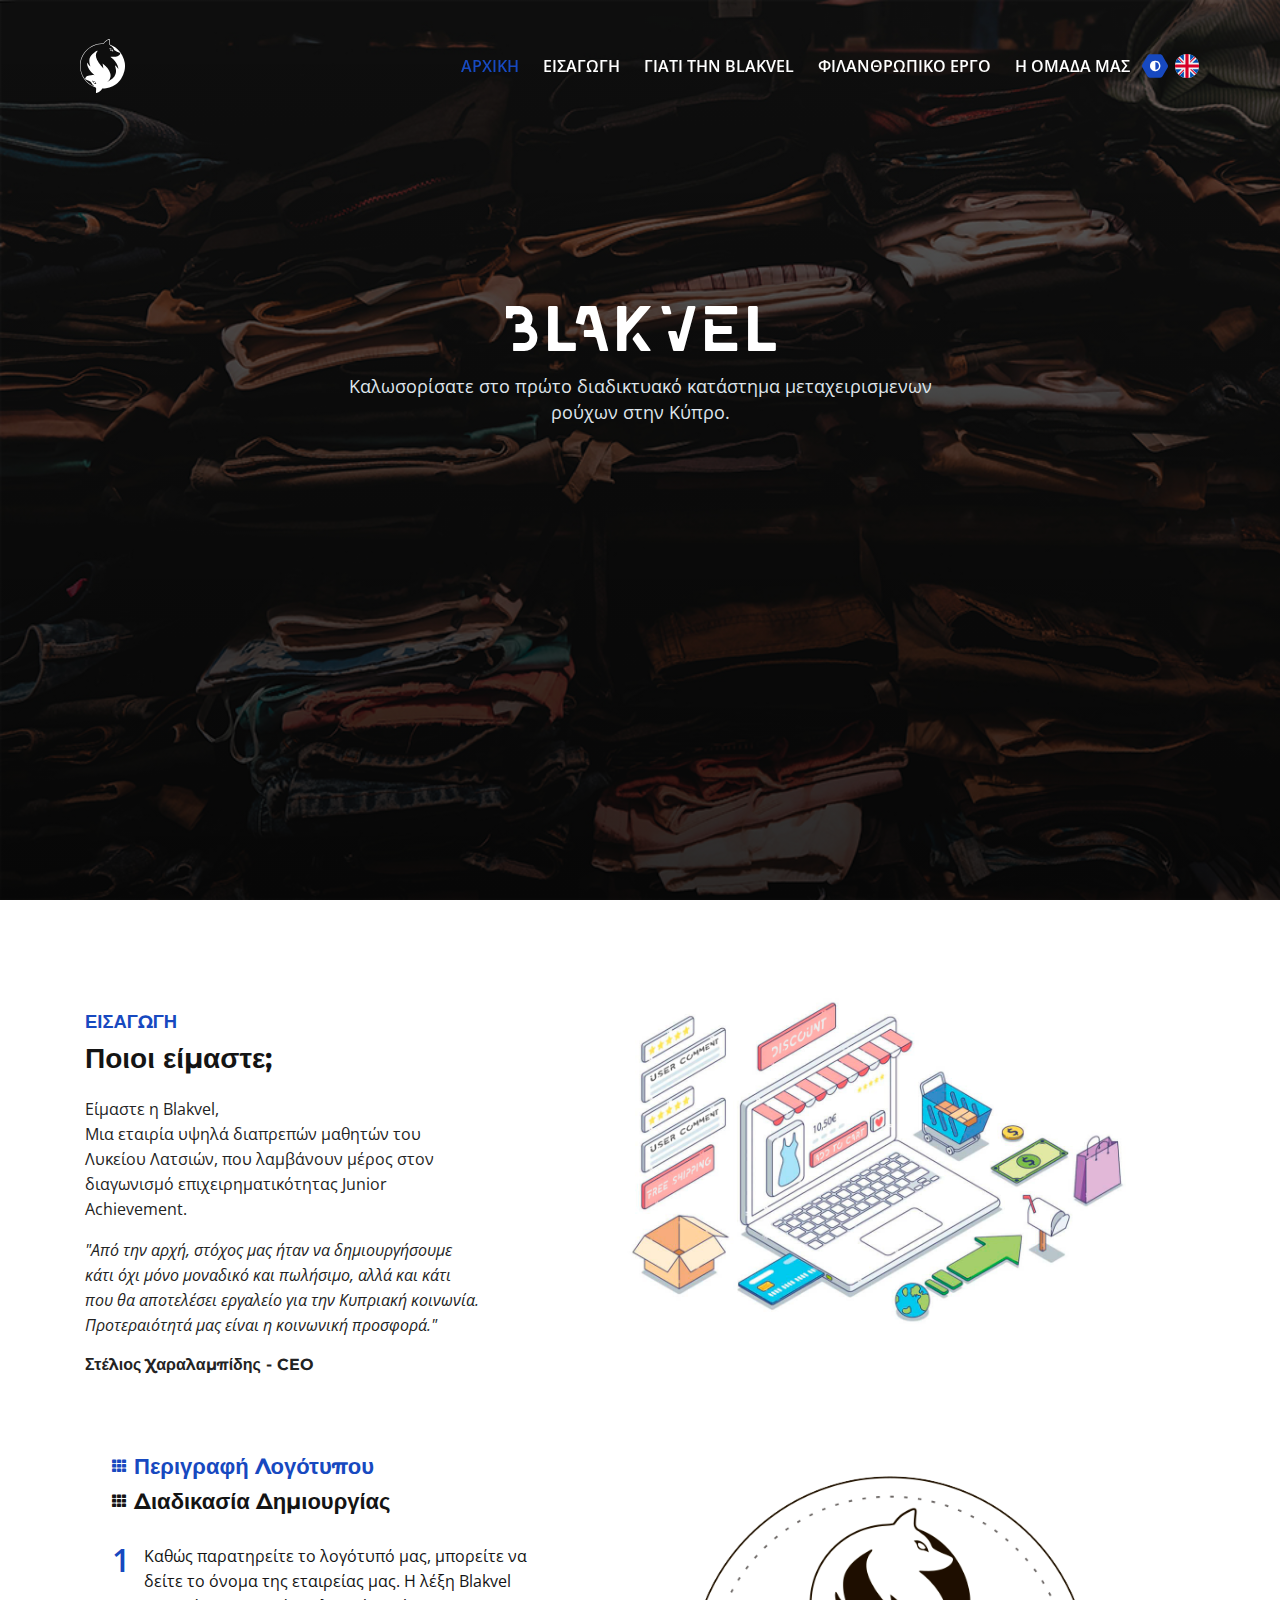
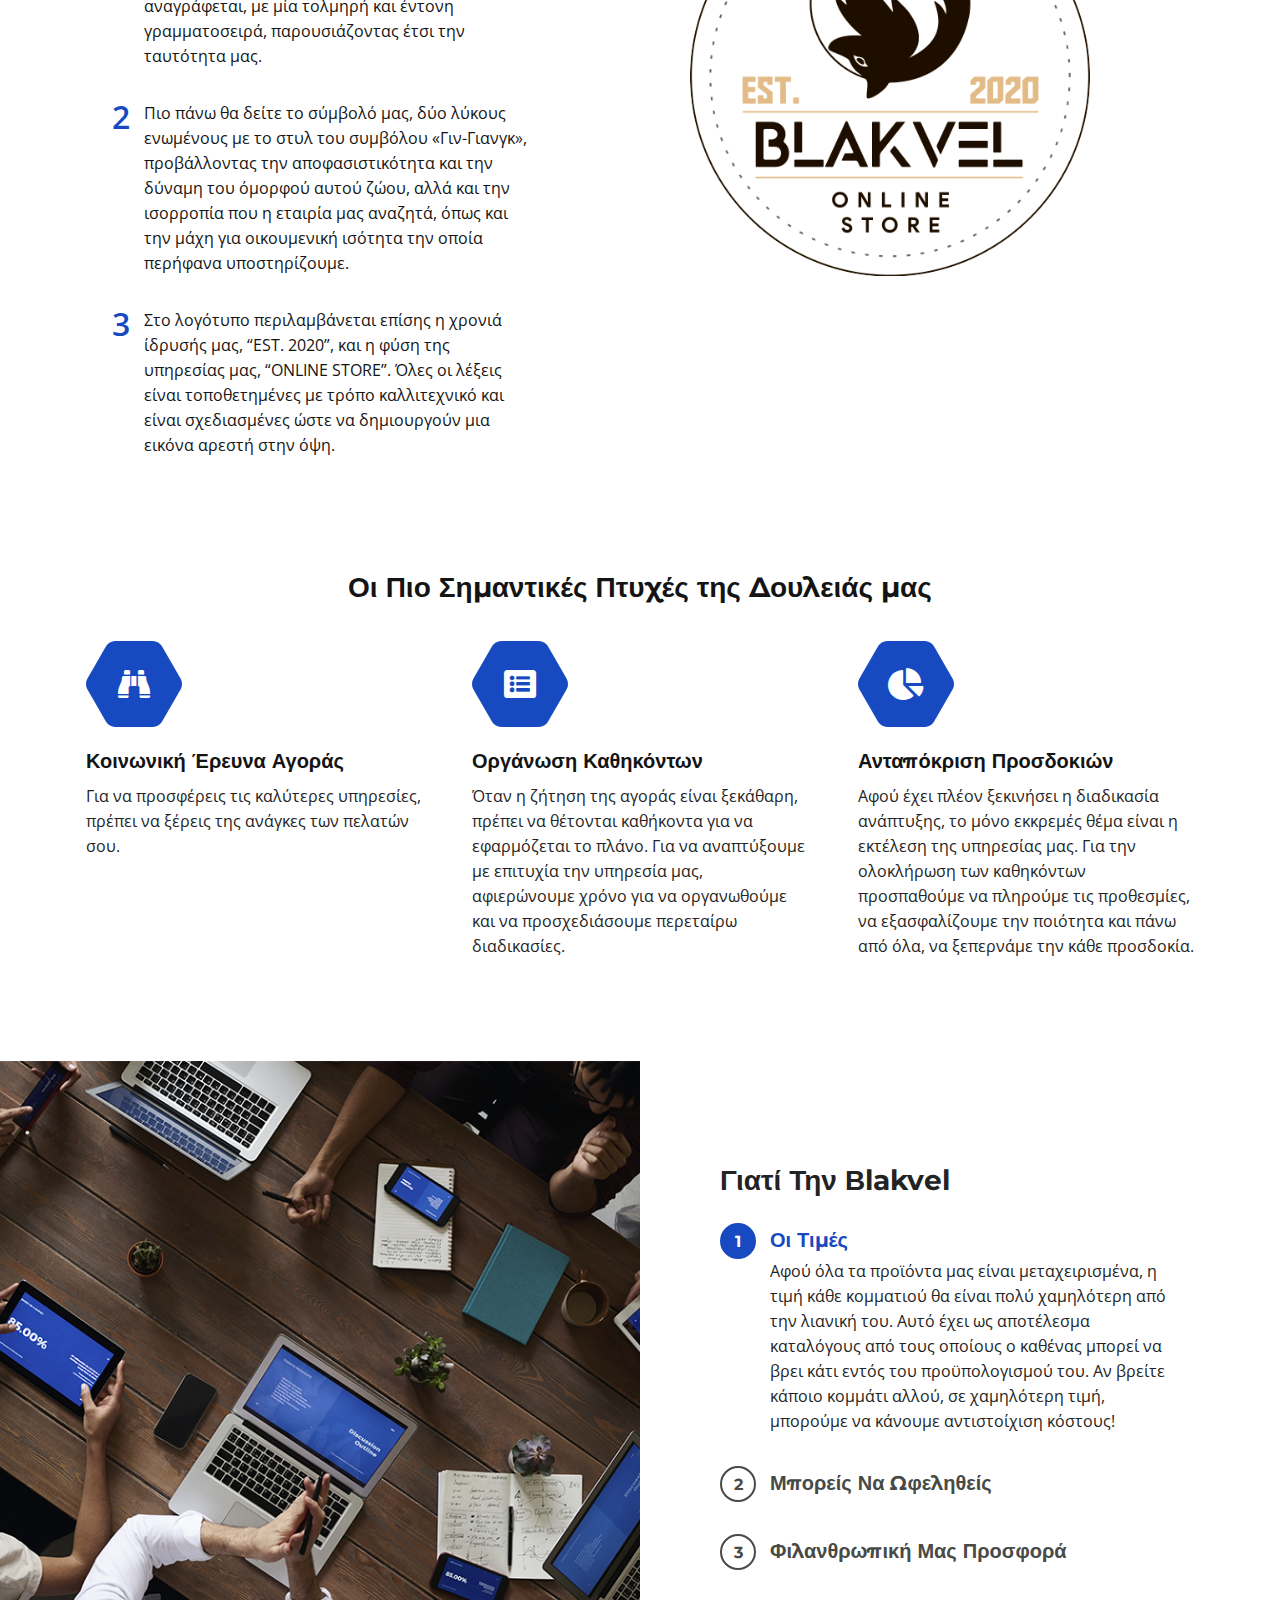
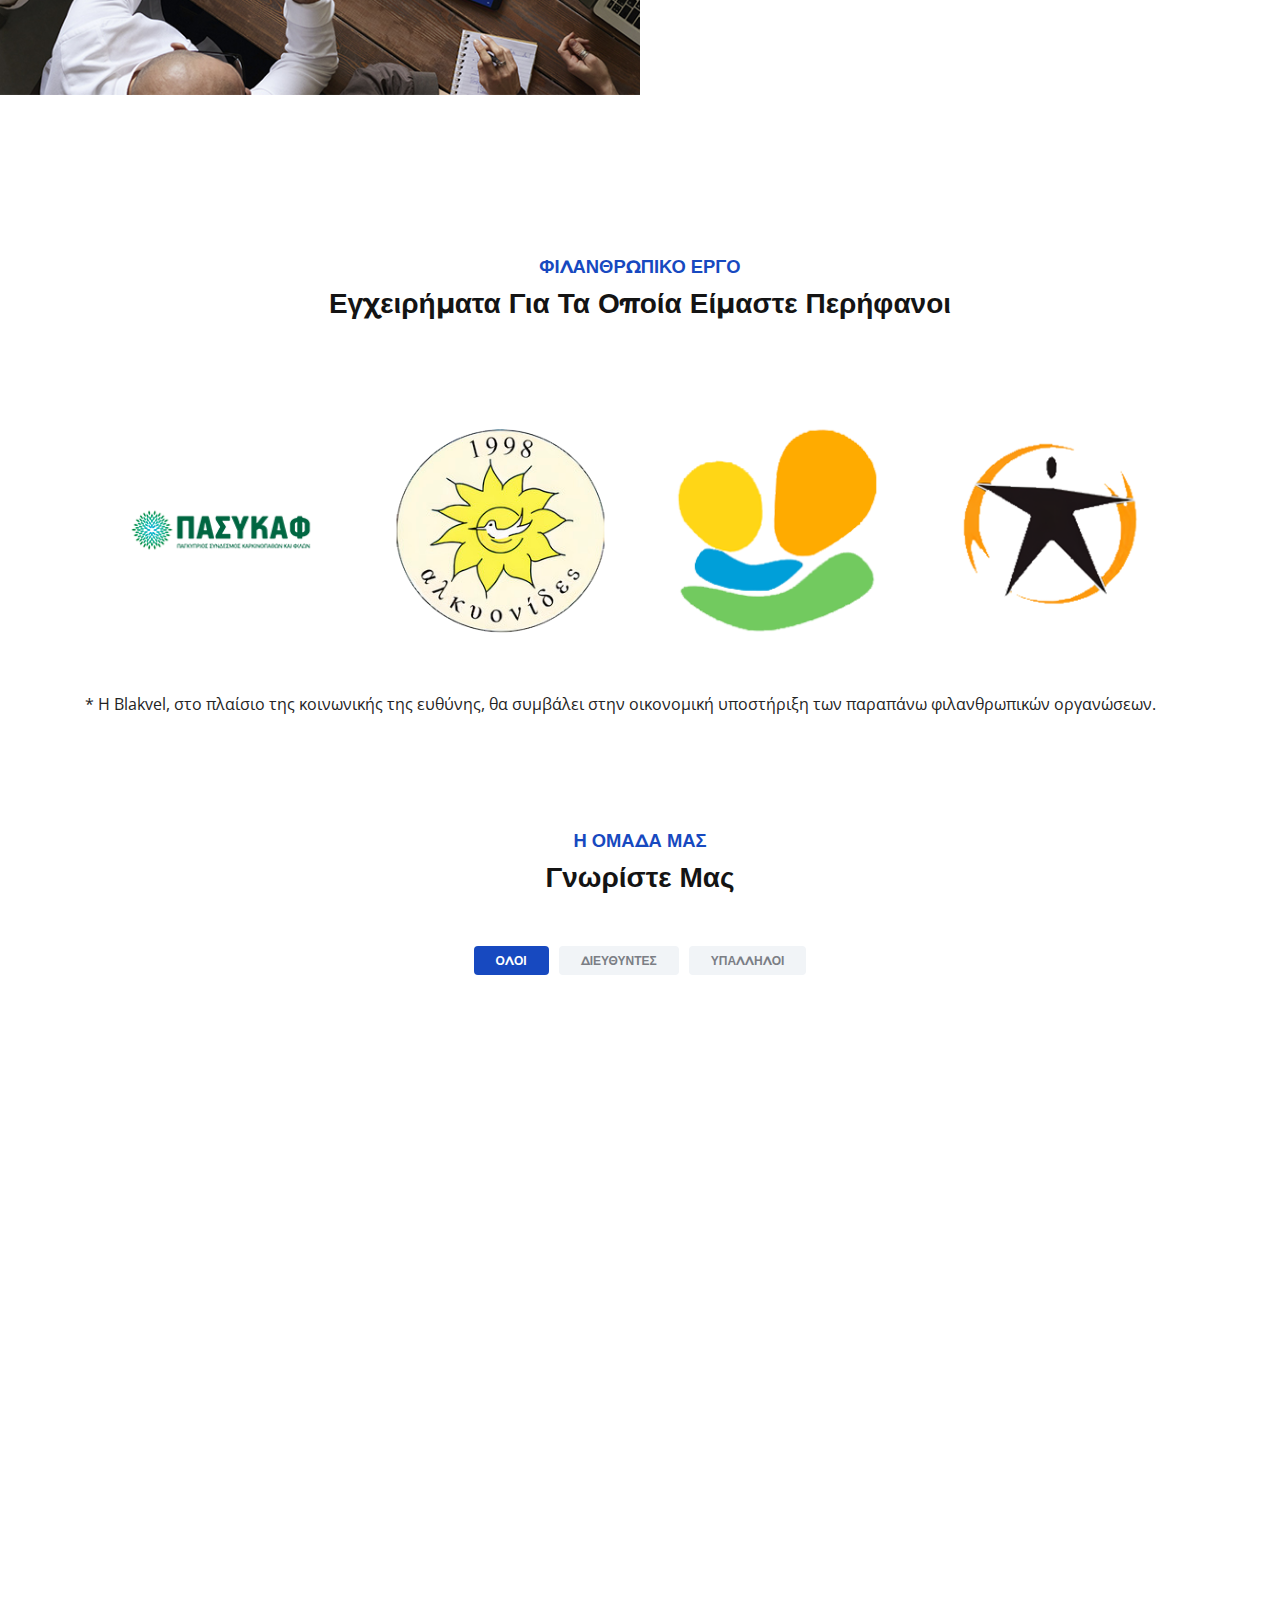
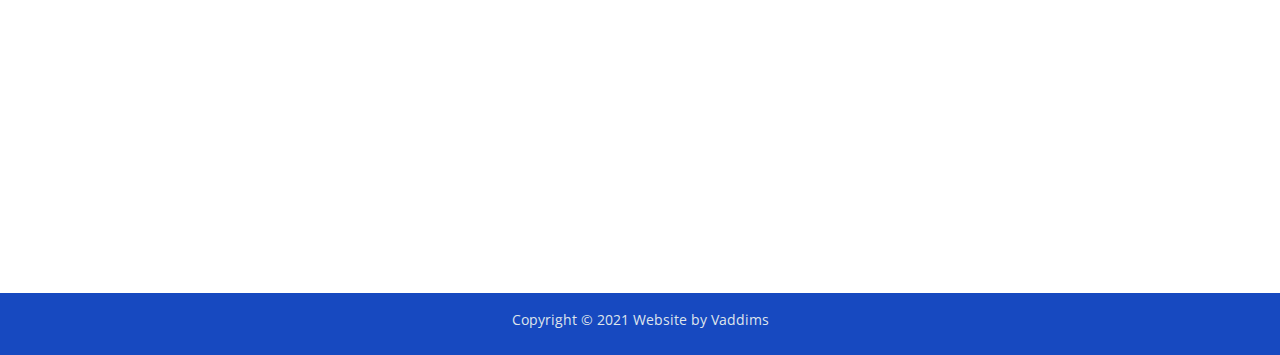
<file: Language/gr.html>
<!DOCTYPE html>
<html lang="en">
<head>
    <meta charset="utf-8">
    <meta name="viewport" content="width=device-width, initial-scale=1, shrink-to-fit=no">
    
    <!-- SEO Meta Tags -->
    <meta name="description" content="Just Blakvel">
    <meta name="author" content="Blakvel Corp.">

    <!-- OG Meta Tags to improve the way the post looks when you share the page on LinkedIn, Facebook, Google+ -->
	<meta property="og:site_name" content="Blakvel" /> <!-- website name -->
	<meta property="og:site" content="www.blakvel.com" /> <!-- website link -->
	<meta property="og:title" content="Blakvel Info Site"/> <!-- title shown in the actual shared post -->
	<meta property="og:description" content="" /> <!-- description shown in the actual shared post -->
	<meta property="og:image" content="../Assets/Images/Logo/blakvel_emblem.jpg" /> <!-- image link, make sure it's jpg -->
	<meta property="og:url" content="www.blakvel.com" /> <!-- where do you want your post to link to -->
	<meta property="og:type" content="article" />

    <!-- Website Title -->
    <title>Blakvel - Αρχική Σελίδα</title>
    
    <!-- Styles -->
    <link href="https://fonts.googleapis.com/css?family=Montserrat:500,700&display=swap&subset=latin-ext" rel="stylesheet">
    <link href="https://fonts.googleapis.com/css?family=Open+Sans:400,400i,600&display=swap&subset=latin-ext" rel="stylesheet">
    <link href="../PrebuildFiles/Css/bootstrap.css" rel="stylesheet">
    <link href="../PrebuildFiles/Css/fontawesome-all.css" rel="stylesheet">
    <link href="../PrebuildFiles/Css/swiper.css" rel="stylesheet">
	<link href="../PrebuildFiles/Css/magnific-popup.css" rel="stylesheet">
	<link href="../Css/styles.css" rel="stylesheet">
	
	<!-- Favicon  -->
    <link rel="icon" href="../Assets/SVG/Logo/blakvel_emblem.svg">
</head>
<body data-spy="scroll" data-target=".fixed-top">
    
    <!-- Load hidden Images -->
    <div style="display: none;">
        <!-- <img loading="lazy" id='SnowflakeImage' src="../Assets/Images/Season/Winter/Snowflake.png" width="100" height="100"> -->
    </div>

    <!-- Preloader -->
	<div class="spinner-wrapper">
        <img src="../Assets/SVG/Logo/blakvel_emblem.svg" alt="alternative">
        <div></div>
        <!-- <div class="spinner">
            <div class="bounce1"></div>
            <div class="bounce2"></div>
            <div class="bounce3"></div>
        </div> -->
    </div>
    <!-- end of preloader -->
    

    <!-- Navbar -->
    <nav class="navbar navbar-expand-md navbar-dark navbar-custom fixed-top">
        <!-- Text Logo - Use this if you don't have a graphic logo -->
        <!-- <a class="navbar-brand logo-text page-scroll" href="index.html">Aria</a> -->

        <!-- Image Logo -->
        <!-- <a class="navbar-brand logo-image" href="index.html"><img loading="lazy" src="images/logo.svg" alt="alternative"></a> -->
        <a class="navbar-brand logo-image"><img src="../Assets/SVG/Logo/blakvel_emblem.svg" alt="alternative"></a>
        
        <!-- Mobile Menu Toggle Button -->
        <button class="navbar-toggler" type="button" data-toggle="collapse" data-target="#navbarsExampleDefault" aria-controls="navbarsExampleDefault" aria-expanded="false" aria-label="Toggle navigation">
            <span class="navbar-toggler-awesome fas fa-bars"></span>
            <span class="navbar-toggler-awesome fas fa-times"></span>
        </button>
        <!-- end of mobile menu toggle button -->

        <div class="collapse navbar-collapse" id="navbarsExampleDefault">
            <ul class="navbar-nav ml-auto">
                <li class="nav-item">
                    <a class="nav-link page-scroll" href="#header">ΑΡΧΙΚΗ <span class="sr-only">(current)</span></a>
                </li>
                <li class="nav-item">
                    <a class="nav-link page-scroll" href="#intro">ΕΙΣΑΓΩΓΗ</a>
                </li>
                <li class="nav-item">
                    <a class="nav-link page-scroll" href="#accordionOne">ΓΙΑΤΙ ΤΗΝ BLAKVEL</a>
                </li>
                <li class="nav-item">
                    <a class="nav-link page-scroll" href="#projects">ΦΙΛΑΝΘΡΩΠΙΚΟ ΕΡΓΟ</a>
                </li>
                <li class="nav-item">
                    <a class="nav-link page-scroll" href="#teamMembers">Η ΟΜΑΔΑ ΜΑΣ</a>
                </li>
            </ul>
            <span id='themeColorToggler' class="fa-stack" title="Toggle Theme">
                <span class="hexagon"></span>
                <i class="fas fa-adjust fa-stack-1x"></i>
            </span>
            <a href="../index.html"><span id='toggleLanguage' class="fa-stack gr" title="Language: Greek">
                <div class="languageIcon"></div>
            </span></a>
        </div>
    </nav> <!-- end of navbar -->
    <!-- end of navbar -->


    <!-- Header -->
    <header id="header" class="header">
        <canvas></canvas>
        <div class="header-content">
            <div class="container">
                <div class="row">
                    <div class="col-lg-12">
                        <div class="text-container">
                            <!-- <h1>WE PROVIDE <span id="js-rotating">TEXT FIELD, TEXT FIELD 2, TEXT FIELD 3</span></h1> -->
                            <!-- <img loading="lazy" style="width: 300px; margin-bottom: 10px" src="../Assets/Images/Season/Winter/CompanyTitle.png" alt=""> -->
                            <h1>BLAKVEL</h1>
                            <p class="p-heading p-large">Καλωσορίσατε στο πρώτο διαδικτυακό κατάστημα μεταχειρισμενων ρούχων στην Κύπρο.</p>
                            <!-- <a class="btn-solid-lg page-scroll" href="">GO TO STORE</a> -->
                        </div>
                    </div> <!-- end of col -->
                </div> <!-- end of row -->
            </div> <!-- end of container -->
        </div> <!-- end of header-content -->
    </header> <!-- end of header -->
    <!-- end of header -->


    <!-- Intro -->
    <div id="intro" class="basic-1">
        <div class="container">
            <div class="row">
                <div class="col-lg-5">
                    <div class="text-container">
                        <div class="section-title">ΕΙΣΑΓΩΓΗ</div>
                        <h2>Ποιοι είμαστε;</h2>
                        <p>Είμαστε η Blakvel,<br>Μια εταιρία υψηλά διαπρεπών μαθητών του Λυκείου Λατσιών, που λαμβάνουν μέρος στον διαγωνισμό επιχειρηματικότητας Junior Achievement.</p>
                        <p class="testimonial-text">"Από την αρχή, στόχος μας ήταν να δημιουργήσουμε κάτι όχι μόνο μοναδικό και πωλήσιμο, αλλά και κάτι που θα αποτελέσει εργαλείο για την Κυπριακή κοινωνία. Προτεραιότητά μας είναι η κοινωνική προσφορά."</p>
                        <div class="testimonial-author">Στέλιος Χαραλαμπίδης - CEO</div>
                    </div> <!-- end of text-container -->
                </div> <!-- end of col -->
                <div class="col-lg-7">
                    <div class="image-container en">
                        <!-- <img loading="lazy" src="../Assets/SVG/Logo/blakvel_logo.svg" alt="alternative"> -->
                    </div> <!-- end of image-container -->
                </div> <!-- end of col -->
            </div> <!-- end of row -->
        </div> <!-- end of container -->
    </div> <!-- end of basic-1 -->
    <!-- end of intro -->

    <div class="tabs">
        <div id='area1' class="area-1">
            <div class="tabs-container">
                
                <!-- Tabs Links -->
                <ul class="nav nav-tabs" id="ariaTabs" role="tablist">
                    <!-- <li class="nav-item">
                        <a class="nav-link active" id="nav-tab-1" data-toggle="tab" href="#tab-1" role="tab" aria-controls="tab-1" aria-selected="true"><i class="fas fa-th"></i> Business</a>
                    </li> -->
                    <li class="nav-item">
                        <a class="nav-link active" id="nav-tab-2" data-toggle="tab" href="#tab-2" role="tab" aria-controls="tab-2" aria-selected="true"><i class="fas fa-th"></i> Περιγραφή Λογότυπου</a>
                    </li>
                    <li class="nav-item">
                        <a class="nav-link" id="nav-tab-3" data-toggle="tab" href="#tab-3" role="tab" aria-controls="tab-3" aria-selected="false"><i class="fas fa-th"></i> Διαδικασία Δημιουργίας</a>
                    </li>
                </ul>
                <!-- end of tabs links -->
                
                <!-- Tabs Content -->
                <div class="tab-content" id="ariaTabsContent">
      
                    <!-- Tab -->
                    <div class="tab-pane fade show active" id="tab-2" role="tabpanel" aria-labelledby="tab-2">
                      <ul class="list-unstyled li-space-lg first">
                          <li class="media">
                              <div class="media-bullet">1</div>
                              <div class="media-body">Καθώς παρατηρείτε το λογότυπό μας, μπορείτε να δείτε το όνομα της εταιρείας μας. Η λέξη Blakvel αναγράφεται, με μία τολμηρή και έντονη γραμματοσειρά, παρουσιάζοντας έτσι την ταυτότητα μας.</div>
                          </li>
                      </ul>
                      <ul  class="list-unstyled li-space-lg first">
                          <li class="media">
                              <div class="media-bullet">2</div>
                              <div class="media-body">Πιο πάνω θα δείτε το σύμβολό μας, δύο λύκους ενωμένους με το στυλ του συμβόλου «Γιν-Γιανγκ», προβάλλοντας την αποφασιστικότητα και την δύναμη του όμορφού αυτού ζώου, αλλά και την ισορροπία που η εταιρία μας αναζητά, όπως και την μάχη για οικουμενική ισότητα την οποία περήφανα υποστηρίζουμε.</div>
                          </li>
                      </ul>
                      <ul  class="list-unstyled li-space-lg first">
                          <li class="media">
                              <div class="media-bullet">3</div>
                              <div class="media-body">Στο λογότυπο περιλαμβάνεται επίσης η χρονιά ίδρυσής μας, “EST. 2020”, και η φύση της υπηρεσίας μας, “ONLINE STORE”. Όλες οι λέξεις είναι τοποθετημένες με τρόπο καλλιτεχνικό και είναι σχεδιασμένες ώστε να δημιουργούν μια εικόνα αρεστή στην όψη.</div>
                          </li>
                      </ul>
                  </div> <!-- end of tab-pane -->
                  <!-- end of tab -->
      
                    <!-- Tab -->
                    <div class="tab-pane fade" id="tab-3" role="tabpanel" aria-labelledby="tab-3">
                        <!-- <p>Our goal was to achieve an elegant and professional design, which remains inclusive and appealing to all genders and identities <a href="https://www.linkedin.com/in/andreaschristofi">Andreas Christofi</a>, Creative Director at Infocredit Group Ltd, we proudly and surely decided on this design, which is featured on our social media and in our website.</p> -->
                        <ul class="list-unstyled li-space-lg">
                            <li class="media">
                                <i class="fas fa-square"></i>
                                <div class="media-body">Η διαδικασία δημιουργίας του λογότυπού μας ήταν μεγάλη αλλά απίστευτα κερδοφόρα. Ο στόχος μας ήταν να δημιουργήσουμε ένα κομψό και επαγγελματικό σχέδιο, το οποίο καλύπτει όλες τις πτυχές της αγοράς και είναι ελκυστικό αλλά και προσιτό σε όλους, ανεξαρτήτως φύλου ή ταυτότητας.</div>
                            </li>
                            <li class="media">
                                <i class="fas fa-square"></i>
                                <div class="media-body">Μετά από εκτενή συζήτηση και ανταλλαγή ιδεών με τον Graphic Designer <a href="https://www.linkedin.com/in/andreaschristofi">Αντρέα Χριστοφή</a>, Creative Director στην Infocredit Group Ltd, με σιγουριά και περηφάνια επιλέξαμε το συγκεκριμένο σχέδιο, το οποίο μπορείτε να βρείτε στα μέσα κοινωνικής δικτύωσης της εταιρείας μας και στην ιστοσελίδα μας.</div>
                            </li>
                        </ul>
                    </div> <!-- end of tab-pane -->
                    <!-- end of tab -->
      
                </div> <!-- end of tab-content -->
                <!-- end of tabs content -->
      
            </div> <!-- end of tabs-container -->
        </div><!-- end of area-1 on same line and no space between comments to eliminate margin white space --><div class="area-2"><div class="super"></div></div> <!-- end of area-2 -->
      </div> <!-- end of tabs -->
      <!-- end of details 2 -->
          <!-- Details 2 -->

    <!-- Description -->
    <div id='introExtra' class="cards-1">
        <h2 class='custom-title'>Οι Πιο Σημαντικές Πτυχές της Δουλειάς μας</h2>
        <div class="container">
            <div class="row">
                <div class="col-lg-12">
                    
                    <!-- Card -->
                    <div class="card">
                        <span class="fa-stack">
                            <span class="hexagon"></span>
                            <i class="fas fa-binoculars fa-stack-1x"></i>
                        </span>
                        <div class="card-body">
                            <h4 class="card-title">Κοινωνική Έρευνα Αγοράς</h4>
                            <p> Για να προσφέρεις τις καλύτερες υπηρεσίες, πρέπει να ξέρεις της ανάγκες των πελατών σου.</p>
                        </div>
                    </div>
                    <!-- end of card -->

                    <!-- Card -->
                    <div class="card">
                        <span class="fa-stack">
                            <span class="hexagon"></span>
                            <i class="fas fa-list-alt fa-stack-1x"></i>
                        </span>
                        <div class="card-body">
                            <h4 class="card-title">Οργάνωση Καθηκόντων</h4>
                            <p>Όταν η ζήτηση της αγοράς είναι ξεκάθαρη, πρέπει να θέτονται καθήκοντα για να εφαρμόζεται το πλάνο. Για να αναπτύξουμε με επιτυχία την υπηρεσία μας, αφιερώνουμε χρόνο για να οργανωθούμε και να προσχεδιάσουμε περεταίρω διαδικασίες.</p>
                        </div>
                    </div>
                    <!-- end of card -->

                    <!-- Card -->
                    <div class="card">
                        <span class="fa-stack">
                            <span class="hexagon"></span>
                            <i class="fas fa-chart-pie fa-stack-1x"></i>
                        </span>
                        <div class="card-body">
                            <h4 class="card-title">Ανταπόκριση Προσδοκιών </h4>
                            <p>Αφού έχει πλέον ξεκινήσει η διαδικασία ανάπτυξης, το μόνο εκκρεμές θέμα είναι η εκτέλεση της υπηρεσίας μας. Για την ολοκλήρωση των καθηκόντων προσπαθούμε να πληρούμε τις προθεσμίες, να εξασφαλίζουμε την ποιότητα και πάνω από όλα, να ξεπερνάμε την κάθε προσδοκία.</p>
                        </div>
                    </div>
                    <!-- end of card -->

                </div> <!-- end of col -->
            </div> <!-- end of row -->
        </div> <!-- end of container -->
    </div> <!-- end of cards-1 -->
    <!-- end of description -->

    <!-- Details 1 -->
	<div id="details" class="accordion">
		<div class="area-1">
		</div><!-- end of area-1 on same line and no space between comments to eliminate margin white space --><div id="area2" class="area-2">
            
            <!-- Accordion -->
            <div class="accordion-container" id="accordionOne">
                <h2>Γιατί Την Βlakvel</h2>
                <div class="item">
                    <div id="headingOne">
                        <span data-toggle="collapse" data-target="#collapseOne" aria-expanded="true" aria-controls="collapseOne" role="button">
                            <span class="circle-numbering">1</span><span class="accordion-title">Οι Τιμές</span>
                        </span>
                    </div>
                    <div id="collapseOne" class="collapse show" aria-labelledby="headingOne" data-parent="#accordionOne">
                        <div class="accordion-body">
                            Αφού όλα τα προϊόντα μας είναι μεταχειρισμένα, η τιμή κάθε κομματιού θα είναι πολύ χαμηλότερη από την λιανική του. Αυτό έχει ως αποτέλεσμα καταλόγους από τους οποίους ο καθένας μπορεί να βρει κάτι εντός του προϋπολογισμού του. Αν βρείτε κάποιο κομμάτι αλλού, σε χαμηλότερη τιμή, μπορούμε να κάνουμε αντιστοίχιση κόστους!                        
                        </div>
                    </div>
                </div> <!-- end of item -->
            
                <div class="item">
                    <div id="headingTwo">
                        <span class="collapsed" data-toggle="collapse" data-target="#collapseTwo" aria-expanded="false" aria-controls="collapseTwo" role="button">
                            <span class="circle-numbering">2</span><span class="accordion-title">Μπορείς Να Ωφεληθείς</span>
                        </span>
                    </div>
                    <div id="collapseTwo" class="collapse" aria-labelledby="headingTwo" data-parent="#accordionOne">
                        <div class="accordion-body">
                            Γιατί να δώσεις τα άθικτα, αφόρετα ρούχα σου δωρεάν, όταν μπορείς να κερδίσεις από αυτά; Απλά κάνε δωρεάν εγγραφή, καταχώρισε τα στην ιστοσελίδα μας και εμείς θα εφαρμόσουμε την ποιοτική αξιολόγηση και επεξεργασία της Blakvel, και θα το καταχωρήσουμε στο κατάστημα, έτσι ώστε να πουληθεί και εσύ να πάρεις τα κέρδη σου!
                        </div>
                    </div>
                </div> <!-- end of item -->
            
                <div class="item">
                    <div id="headingThree">
                        <span class="collapsed" data-toggle="collapse" data-target="#collapseThree" aria-expanded="false" aria-controls="collapseThree" role="button">
                            <span class="circle-numbering">3</span><span class="accordion-title">Φιλανθρωπική Μας Προσφορά </span>
                        </span>
                    </div>
                    <div id="collapseThree" class="collapse" aria-labelledby="headingThree" data-parent="#accordionOne">
                        <div class="accordion-body">
                            Η Blakvel υποστηρίζει διαφόρους Κυπριακούς φιλανθρωπικούς οργανισμούς. Κατά την καταχώρηση ενός προϊόντος στην ιστοσελίδα μας έχεις την επιλογή να δωρίσεις όλα ή ένα ποσοστό από τα κέρδη σου σε έναν από τους μη κερδοσκοπικούς οργανισμούς με τους οποίους συνεργαζόμαστε. Για περισσότερες πληροφορίες για την φιλανθρωπική μας προσφορά πάτα <a class='page-scroll' href='#projects'>εδώ</a>.
                        </div>
                    </div>
                </div> <!-- end of item -->
            </div> <!-- end of accordion-container -->
            <!-- end of accordion -->




            
		</div> <!-- end of area-2 -->
    </div> <!-- end of accordion -->
    <!-- end of details 1 -->
    
    
    <div id="projects" class="filter special">
		<div class="container">
            <div class="row">
                <div class="col-lg-12">
                    <div class="section-title">ΦΙΛΑΝΘΡΩΠΙΚΟ ΕΡΓΟ</div>
                    <h2>Εγχειρήματα Για Τα Οποία Είμαστε Περήφανοι</h2>
                </div> <!-- end of col -->
            </div> <!-- end of row -->
            <div class="row">
                <div class="col-lg-12">
                    <div class="grid">
                        <div class="element-item managers employee special">
                            <a class="popup-with-move-anim" href="#charity_Pasykaf"><div class="element-item-overlay"><span>ΠΑΣΥΚΑΦ</span></div><img loading="lazy" src="../Assets/Images/Charitys/pasykaf_3.png" alt="alternative"></a>
                        </div>
                        <div class="element-item managers employee special">
                            <a class="popup-with-move-anim" href="#charity_Alkionides"><div class="element-item-overlay"><span>Σωματείο Αλκυονίδες</span></div><img loading="lazy" src="../Assets/Images/Charitys/alkionides.png" alt="alternative"></a>
                        </div>
                        <div class="element-item managers employee special">
                            <a class="popup-with-move-anim" href="#charity_AgaliaElpidas"><div class="element-item-overlay"><span>Αγκαλιά Ελπίδας</span></div><img loading="lazy" src="../Assets/Images/Charitys/Agkalia_Elpidas.png" alt="alternative"></a>
                        </div>
                        <div class="element-item managers employee special">
                            <a class="popup-with-move-anim" href="#charity_ADD-ADHD"><div class="element-item-overlay"><span>ΔΕΠΥ Κύπρου</span></div><img loading="lazy" src="../Assets/Images/Charitys/adhd-cyprusContext.png" alt="alternative"></a>
                        </div>
                    </div> <!-- end of grid -->
                    <!-- end of filter -->
                    
                </div> <!-- end of col -->
            </div> <!-- end of row -->

            <div class="mx-auto specialText">* Η Blakvel, στο πλαίσιο της κοινωνικής της ευθύνης, θα συμβάλει στην οικονομική υποστήριξη των παραπάνω φιλανθρωπικών οργανώσεων.</div>
		</div> <!-- end of container -->
    </div> <!-- end of filter -->

    <!-- Projects -->
	<div id="teamMembers" class="filter">
		<div class="container">
            <div class="row">
                <div class="col-lg-12">
                    <div class="section-title">Η ΟΜΑΔΑ ΜΑΣ</div>
                    <h2>Γνωρίστε Μας</h2>
                </div> <!-- end of col -->
            </div> <!-- end of row -->
            <div class="row">
                <div class="col-lg-12">
                    <!-- Filter -->
                    <div class="button-group filters-button-group">
                        <a class="button is-checked" data-filter="*"><span>ΟΛΟΙ</span></a>
                        <a class="button" data-filter=".managers"><span>ΔΙΕΥΘΥΝΤΕΣ</span></a>
                        <a class="button" data-filter=".employee"><span>ΥΠΑΛΛΗΛΟΙ</span></a>
                    </div> <!-- end of button group -->
                    <div class="grid">
                        <div class="element-item managers">
                            <a class="popup-with-move-anim"><div class="element-item-overlay"><span>CEO<br> - <br>Χαραλαμπίδης Στέλιος</span></div><img loading="lazy" src="../Assets/Images/BlakvelTeam/019.jpg" alt="alternative"></a>
                        </div>
                        <div class="element-item managers">
                            <a class="popup-with-move-anim"><div class="element-item-overlay"><span>HR&CPO<br> - <br>Χριστοδούλου Θεοδώρα</span></div><img loading="lazy" src="../Assets/Images/BlakvelTeam/014.jpg" alt="alternative"></a>
                        </div>
                        <div class="element-item managers">
                            <a class="popup-with-move-anim"><div class="element-item-overlay"><span>IT<br> - <br>Εφραίμοβ Βαντίμ</span></div><img loading="lazy" src="../Assets/Images/BlakvelTeam/016.jpg" alt="alternative"></a>
                        </div>
                        <div class="element-item managers">
                            <a class="popup-with-move-anim" ><div class="element-item-overlay"><span>CMO<br> - <br>Δημητρίου Κρίστια</span></div><img loading="lazy" src="../Assets/Images/BlakvelTeam/053.jpg" alt="alternative"></a>
                        </div>
                        <div class="element-item managers">
                            <a class="popup-with-move-anim"><div class="element-item-overlay"><span>CFO<br> - <br>Γιάγκου Χρήστος</span></div><img loading="lazy" src="../Assets/Images/BlakvelTeam/26.jpg" alt="alternative"></a>
                        </div>
                        <div class="element-item employee">
                            <a class="popup-with-move-anim"><div class="element-item-overlay"><span>Production Logistics<br> - <br>Πλουτάρχου Έλλη</span></div><img loading="lazy" src="../Assets/Images/BlakvelTeam/046.jpg" alt="alternative"></a>
                        </div>
                        <div class="element-item employee">
                            <a class="popup-with-move-anim"><div class="element-item-overlay"><span>Marketing Dept<br> - <br>Κίζα Δήμητρα</span></div><img loading="lazy" src="../Assets/Images/BlakvelTeam/003.jpg" alt="alternative"></a>
                        </div>
                        <div class="element-item employee">
                            <a class="popup-with-move-anim"><div class="element-item-overlay"><span>Production Dept<br> - <br>Κυριακίδης Μιχάλης</span></div><img loading="lazy" src="../Assets/Images/BlakvelTeam/032.jpg" alt="alternative"></a>
                        </div>                        
                        <div class="element-item employee">
                            <a class="popup-with-move-anim"><div class="element-item-overlay"><span>Production Dept<br> - <br>Καράβης Λουκάς</span></div><img loading="lazy" src="../Assets/Images/BlakvelTeam/071.jpg" alt="alternative"></a>
                        </div>
                        <div class="element-item employee">
                            <a class="popup-with-move-anim"><div class="element-item-overlay"><span>IT & Marketing Dept<br> - <br>Κατσούρη Ίριδα</span></div><img loading="lazy" src="../Assets/Images/BlakvelTeam/006.jpg" alt="alternative"></a>
                        </div>
                    </div> <!-- end of grid -->
                    <!-- end of filter -->
                    
                </div> <!-- end of col -->
            </div> <!-- end of row -->
		</div> <!-- end of container -->
    </div> <!-- end of filter -->
    <!-- end of projects -->


    <!-- Project Lightboxes -->
    <!-- Lightbox -->
    <div id="charity_Pasykaf" class="lightbox-basic zoom-anim-dialog mfp-hide">
        <div class="row">
            <button title="Close (Esc)" type="button" class="mfp-close x-button">×</button>
            <div class="col-lg-8">
                <img loading="lazy" class="img-fluid" src="../Assets/Images/Charitys/Paskaf_Context.jpg" alt="alternative">
            </div> <!-- end of col -->
            <div class="col-lg-4">
                <h3>ΠΑΣΥΚΑΦ</h3>
                <hr class="line-heading">
                <h6></h6>
                <p>Από τη λίστα μας δεν θα μπορούσε φυσικά να λείπει ο ΠΑΣΥΚΑΦ, ο οποίος από το έτος ίδρυσης του, το 1986, συμβάλει ποικιλοτρόπως στη βελτίωση της ποιότητας της ζωής των ασθενών με εμπειρία καρκίνου και των οικογενειών τους, προσφέροντας δωρεάν, εξειδικευμένες υποστηρικτικές υπηρεσίες ανακουφιστικής φροντίδας. Ο αξιέπαινος αυτός σύνδεσμος ταυτόχρονα παρέχει στον τομέα της πρόληψης, συστηματική διαφώτιση και στοχευμένη ενημέρωση του κοινού μέσα από προγράμματα, εκστρατείες και συνέργειες με διάφορους φορείς και κρατικές υπηρεσίες.</p>
                <!-- <p>Blakvel, in the context of its social responsibility, will contribute to the financial support of PASYKAF.</p> -->
                <div class="testimonial-container">
                    <p class="testimonial-text"></p>
                    <p class="testimonial-author"></p>
                </div>
                <a class="btn-solid-reg" href="https://pasykaf.org/">ΙΣΤΟΣΕΛΙΔΑ</a> <a class="btn-outline-reg mfp-close as-button" href="#projects">ΠΙΣΩ</a> 
            </div> <!-- end of col -->
        </div> <!-- end of row -->
    </div> <!-- end of lightbox-basic -->
    <!-- end of lightbox -->

    <!-- Lightbox -->
    <div id="charity_Alkionides" class="lightbox-basic zoom-anim-dialog mfp-hide">
        <div class="row">
            <button title="Close (Esc)" type="button" class="mfp-close x-button">×</button>
            <div class="col-lg-8">
                <img loading="lazy" class="img-fluid" src="../Assets/Images/Charitys/alkionides_context.png" alt="alternative">
            </div> <!-- end of col -->
            <div class="col-lg-4">
                <h3>Σωματείο Αλκυονίδες</h3>
                <hr class="line-heading">
                <h6></h6>
                <p>Το φιλανθρωπικό σωματείο Αλκυονίδες είναι μια μη κερδοσκοπική οργάνωση, με θεμελιώδη σκοπό να δώσει «φως» και ελπίδα σε οικογένειες που αντιμετωπίζουν οικονομικές δυσκολίες. Με γνώμονα αυτό, καθημερινά προσφέρουν οικονομική βοήθεια και φαγητό σε άπορες οικογένειες. Ταυτόχρονα, υποστηρίζουν οικονομικά άπορους φοιτητές και παιδιά με ιατρικά προβλήματα που χρειάζονται παραπομπή στο εξωτερικό.</p>
                <!-- <p>By offering the best professional services and quality products in the market. Don't hesitate and get in touch with us.</p> -->
                <div class="testimonial-container">
                    <p class="testimonial-text"></p>
                    <p class="testimonial-author"></p>
                </div>
                <a class="btn-solid-reg" href="https://www.alkionides.org.cy/index.php?lang=el">ΙΣΤΟΣΕΛΙΔΑ</a> <a class="btn-outline-reg mfp-close as-button" href="#projects">ΠΙΣΩ</a> 
            </div> <!-- end of col -->
        </div> <!-- end of row -->
    </div> <!-- end of lightbox-basic -->
    <!-- end of lightbox -->

    <!-- Lightbox -->
    <div id="charity_AgaliaElpidas" class="lightbox-basic zoom-anim-dialog mfp-hide">
        <div class="row">
            <button title="Close (Esc)" type="button" class="mfp-close x-button">×</button>
            <div class="col-lg-8">
                <img loading="lazy" class="img-fluid" src="../Assets/Images/Charitys/agaiaElpida_Context.jpg" alt="alternative">
            </div> <!-- end of col -->
            <div class="col-lg-4">
                <h3>Αγκαλιά Ελπίδας</h3>
                <hr class="line-heading">
                <h6></h6>
                <p>Ο μη κερδοσκοπικός Οργανισμός Αγκαλιά Ελπίδας αποσκοπεί στην πολύπλευρη στήριξη των παιδιών με εγκεφαλική παράλυση και άλλες αναπηρίες και των οικογενειών τους. Ταυτόχρονα, έχει ως στόχο την διαφύλαξη των Δικαιωμάτων τους όπως αυτά απορρέουν από την Σύμβαση των Ηνωμένων Εθνών για άτομα με αναπηρίες την οποία η Κυπριακή Δημοκρατία υπέγραψε το 2011. Στηρίζεται κυρίως στην εθελοντική εργασία και προσφορά των μελών του.</p>
                <!-- <p>By offering the best professional services and quality products in the market. Don't hesitate and get in touch with us.</p> -->
                <div class="testimonial-container">
                    <p class="testimonial-text"></p>
                    <p class="testimonial-author"></p>
                </div>
                <a class="btn-solid-reg" href="https://www.alkionides.org.cy/index.php?lang=el">ΙΣΤΟΣΕΛΙΔΑ</a> <a class="btn-outline-reg mfp-close as-button" href="#projects">ΠΙΣΩ</a> 
            </div> <!-- end of col -->
        </div> <!-- end of row -->
    </div> <!-- end of lightbox-basic -->
    <!-- end of lightbox -->

    <!-- Lightbox -->
    <div id="charity_ADD-ADHD" class="lightbox-basic zoom-anim-dialog mfp-hide">
        <div class="row">
            <button title="Close (Esc)" type="button" class="mfp-close x-button">×</button>
            <div class="col-lg-8">
                <img loading="lazy" class="img-fluid" src="../Assets/Images/Charitys/adhdCyprus_Context.jpg" alt="alternative">
            </div> <!-- end of col -->
            <div class="col-lg-4">
                <h3>ΔΕΠΥ Κύπρου</h3>
                <hr class="line-heading">
                <h6></h6>
                <p>Αυτό το σωματείο έχει ως αποστολή του την βελτίωση της ζωής όσων επηρεάζονται από τη ΔΕΠ-Υ στην Κύπρο προσφέροντας στήριξη, ενημέρωση και εκπαίδευση. Μέσω σειράς σεμιναρίων στοχεύει στην ευαισθητοποίηση των Κύπριων πολιτών όσον αφορά στην κατανόηση και αποδοχή ατόμων που επηρεάζονται από ΔΕΠ-Υ. Ειδικότερα διασφαλίζει ότι τα παιδιά με ΔΕΠ-Υ θα τύχουν έγκαιρης διάγνωσης και εκπαιδευτικής στήριξης μέσω του ΥΠΠΑΝ.</p>
                <!-- <p>By offering the best professional services and quality products in the market. Don't hesitate and get in touch with us.</p> -->
                <div class="testimonial-container">
                    <p class="testimonial-text"></p>
                    <p class="testimonial-author"></p>
                </div>
                <a class="btn-solid-reg" href="https://add-adhd.org.cy/">ΙΣΤΟΣΕΛΙΔΑ</a> <a class="btn-outline-reg mfp-close as-button" href="#projects">ΠΙΣΩ</a> 
            </div> <!-- end of col -->
        </div> <!-- end of row -->
    </div> <!-- end of lightbox-basic -->
    <!-- end of lightbox -->

    


   

    <!-- Copyright -->
    <div class="copyright">
        <div class="container">
            <div class="row">
                <div class="col-lg-12">
                    <p class="p-small">Copyright © 2021 <a href="https://vaddims.com" target="_blank">Website by Vaddims</a></p>
                </div> <!-- end of col -->
            </div> <!-- enf of row -->
        </div> <!-- end of container -->
    </div> <!-- end of copyright --> 
    <!-- end of copyright -->
    
    	
    <!-- Scripts -->
    <script src="../PrebuildFiles/Js/jquery.min.js"></script> <!-- jQuery for Bootstrap's JavaScript plugins -->
    <script src="../PrebuildFiles/Js/popper.min.js"></script> <!-- Popper tooltip library for Bootstrap -->
    <script src="../PrebuildFiles/Js/bootstrap.min.js"></script> <!-- Bootstrap framework -->
    <script src="../PrebuildFiles/Js/jquery.easing.min.js"></script> <!-- jQuery Easing for smooth scrolling between anchors -->
    <script src="../PrebuildFiles/Js/swiper.min.js"></script> <!-- Swiper for image and text sliders -->
    <script src="../PrebuildFiles/Js/jquery.magnific-popup.js"></script> <!-- Magnific Popup for lightboxes -->
    <script src="../PrebuildFiles/Js/morphext.min.js"></script> <!-- Morphtext rotating text in the header -->
    <script src="../PrebuildFiles/Js/isotope.pkgd.min.js"></script> <!-- Isotope for filter -->
    <script src="../PrebuildFiles/Js/validator.min.js"></script> <!-- Validator.js - Bootstrap plugin that validates forms -->
    <script src="../Js/scripts.js"></script> <!-- Custom scripts -->
</body>
</html>
</file>
<file: styles.css>
/* Template: Aria - Business HTML Landing Page Template
   Author: Inovatik
   Created: Jul 2019
   Description: Master CSS file
*/
@font-face {
	font-family: Logo;
	src: url('./Assets/Fonts/LEIXO.ttf') format('trueType');
}

:root {
	--LightThemeColor: white;
	--UILightThemeHeaderTextColor: rgb(20, 20, 20);
	--UILightThemeContextColor: rgb(35, 35, 35);
	--UILightThemeContextHighlight: rgb(0, 0, 0);
	--UILightThemeColor: #1749c0;
	--UILightThemeColorHover: #3873ff;

	--DarkThemeColor: rgb(20, 20, 20);
	--UIDarkThemeHeaderTextColor: rgb(200, 200, 200);
	--UIDarkThemeContextColor: rgb(175, 175, 175);
	--UIDarkThemeContextHighlight: rgb(190, 190, 190);
	--UIDarkThemeColor: #1749c0;
	--UIDarkThemeColorHover: #3873ff;
}

/*****************************************
Table Of Contents:

01. General Styles
02. Preloader
03. Navigation
04. Header
05. Intro
06. Description
07. Services
08. Details 1
09. Details 2
10. Testimonials
11. Call Me
12. Projects
13. Project Lightboxes
14. Team
15. About
16. Contact
17. Footer
18. Copyright
19. Back To Top Button
20. Extra Pages
21. Media Queries
******************************************/

/*****************************************
Colors:

- Backgrounds - light gray #fbfbfb
- Background - dark blue #153e52
- Backgrounds navbar, footer - dark gray var(--UILightThemeColor)
- Buttons, bullets, icons - green var(--UILightThemeColor)
- Headings text - black #484a46
- Body text - gray #787976
- Body text - light gray #dfe5ec
******************************************/

/******************************/
/*     01. General Styles     */
/******************************/
/* width */
::-webkit-scrollbar {
  width: 10px;
}

/* Track */
::-webkit-scrollbar-track {
  background-color: var(--DarkThemeColor);
}

/* Handle */
::-webkit-scrollbar-thumb {
	background: rgb(112, 112, 112);
	border-radius: 10px;
}

/* Handle on hover */
::-webkit-scrollbar-thumb:hover {
  background: rgb(134, 134, 134);
}

body {
	overflow-x: hidden;
}

body,
html {
	background-color: var(--DarkThemeColor);
  width: 100%;
	height: 100%;
}

body, p {
	color: var(--UILightThemeContextColor); 
	font: 400 1rem/1.5625rem "Open Sans", sans-serif;
	transition: color .5s ease;
}

.p-large {
	font: 400 1.125rem/1.625rem "Open Sans", sans-serif;
}

.p-small {
	font: 400 0.875rem/1.375rem "Open Sans", sans-serif;
}

.p-heading {
	margin-bottom: 3.5rem;
	text-align: center;
}

.li-space-lg li {
	margin-bottom: 0.375rem;
}

.indent {
	padding-left: 1.25rem;
}

h1 {
	color: var(--UILightThemeHeaderTextColor);
	font: 700 2.7ren "Montserrat", sans-serif;
	transition: color .5s ease;
}

h2 {
	color: var(--UILightThemeHeaderTextColor);
	font: 700 1.75rem/2.125rem "Montserrat", sans-serif;
	transition: color .5s ease;
}

h3 {
	color: var(--UILightThemeHeaderTextColor);
	font: 700 1.375rem/1.75rem "Montserrat", sans-serif;
	transition: color .5s ease;
}

h4 {
	color: var(--UILightThemeHeaderTextColor);
	font: 700 1.25rem/1.625rem "Montserrat", sans-serif;
	transition: color .5s ease;
}

h5 {
	color: var(--UILightThemeHeaderTextColor);
	font: 700 1.125rem/1.5rem "Montserrat", sans-serif;
	transition: color .5s ease;
}

h6 {
	color: var(--UILightThemeHeaderTextColor);
	font: 700 1rem/1.375rem "Montserrat", sans-serif;
	transition: color .5s ease;
}

a {
	color: var(--UIDarkThemeContexthighlight);
	text-decoration: underline;
	transition: color .5s ease;
}

a:hover {
	color: #787976;
	text-decoration: underline;
}

a.green {
	color: var(--UILightThemeColor);
}

a.white,
.white {
	color: #dfe5ec;
}

.testimonial-text {
	font-style: italic;
}

.testimonial-author {
	font: 700 1rem/1.375rem "Montserrat", sans-serif;
}

strong {
	color: var(--UILightThemeContextHighlight);
}

.section-title {
	color: var(--UILightThemeColor);
	font: 700 1.15rem "Montserrat", sans-serif;
}

.btn-solid-reg {
	display: inline-block;
	padding: 1.1875rem 1.875rem 1.1875rem 1.875rem;
	border: 0.125rem solid var(--UILightThemeColor);
	border-radius: 0.25rem;
	background-color: var(--UILightThemeColor);
	color: #fff;
	font: 700 0.75rem/0 "Montserrat", sans-serif;
	text-decoration: none;
	transition: all 0.2s;
}

.btn-solid-reg:hover {
	background-color: transparent;
	color: var(--UILightThemeColor);
	text-decoration: none;
}

.btn-solid-lg {
	display: inline-block;
	padding: 1.375rem 2.125rem 1.375rem 2.125rem;
	border: 0.125rem solid var(--UILightThemeColor);
	border-radius: 0.25rem;
	background-color: var(--UILightThemeColor);
	color: #fff;
	font: 700 0.75rem/0 "Montserrat", sans-serif;
	text-decoration: none;
	transition: all 0.2s;
}

.btn-solid-lg:hover {
	background-color: transparent;
	color: var(--UILightThemeColor);
	text-decoration: none;
}

.btn-outline-reg {
	display: inline-block;
	padding: 1.1875rem 1.875rem 1.1875rem 1.875rem;
	border: 0.125rem solid #787976;
	border-radius: 0.25rem;
	background-color: transparent;
	color: #787976;
	font: 700 0.75rem/0 "Montserrat", sans-serif;
	text-decoration: none;
	transition: all 0.2s;
}

.btn-outline-reg:hover {
	background-color: #787976;
	color: #fff;
	text-decoration: none;
}

.btn-outline-lg {
	display: inline-block;
	padding: 1.375rem 2.125rem 1.375rem 2.125rem;
	border: 0.125rem solid #787976;
	border-radius: 0.25rem;
	background-color: transparent;
	color: #787976;
	font: 700 0.75rem/0 "Montserrat", sans-serif;
	text-decoration: none;
	transition: all 0.2s;
}

.btn-outline-lg:hover {
	background-color: #787976;
	color: #fff;
	text-decoration: none;
}

.btn-outline-sm {
	display: inline-block;
	padding: 1rem 1.625rem 0.9375rem 1.625rem;
	border: 0.125rem solid #787976;
	border-radius: 0.25rem;
	background-color: transparent;
	color: #787976;
	font: 700 0.75rem/0 "Montserrat", sans-serif;
	text-decoration: none;
	transition: all 0.2s;
}

.btn-outline-sm:hover {
	background-color: #787976;
	color: #fff;
	text-decoration: none;
}

.form-group {
	position: relative;
	margin-bottom: 1.25rem;
}

.form-group.has-error.has-danger {
	margin-bottom: 0.625rem;
}

.form-group.has-error.has-danger .help-block.with-errors ul {
	margin-top: 0.375rem;
}

.label-control {
	position: absolute;
	top: 0.8125rem;
	left: 1.375rem;
	color: #787976;
	opacity: 1;
	font: 400 0.875rem/1.375rem "Open Sans", sans-serif;
	cursor: text;
	transition: all 0.2s ease;
}

/* IE10+ hack to solve lower label text position compared to the rest of the browsers */
@media screen and (-ms-high-contrast: active), screen and (-ms-high-contrast: none) {  
	.label-control {
		top: 0.9375rem;
	}
}

.form-control-input:focus + .label-control,
.form-control-input.notEmpty + .label-control,
.form-control-textarea:focus + .label-control,
.form-control-textarea.notEmpty + .label-control {
	top: 0.125rem;
	opacity: 1;
	font-size: 0.75rem;
	font-weight: 500;
}

.form-control-input,
.form-control-select {
	display: block; /* needed for proper display of the label in Firefox, IE, Edge */
	width: 100%;
	padding-top: 1.25rem;
	padding-bottom: 0.25rem;
	padding-left: 1.3125rem;
	border: 1px solid rgb(200, 200, 200);
	border-radius: 0.25rem;
	background-color: rgb(200, 200, 200);
	color: #787976;
	font: 400 0.875rem/1.375rem "Open Sans", sans-serif;
	transition: all 0.2s;
	-webkit-appearance: none; /* removes inner shadow on form inputs on ios safari */
}

.form-control-select {
	padding-top: 0.5rem;
	padding-bottom: 0.5rem;
	height: 3rem;
}

/* IE10+ hack to solve lower label text position compared to the rest of the browsers */
@media screen and (-ms-high-contrast: active), screen and (-ms-high-contrast: none) {  
	.form-control-input {
		padding-top: 1.25rem;
		padding-bottom: 0.75rem;
		line-height: 1.75rem;
	}

	.form-control-select {
		padding-top: 0.875rem;
		padding-bottom: 0.75rem;
		height: 3.125rem;
		line-height: 2.125rem;
	}
}

select {
    /* you should keep these first rules in place to maintain cross-browser behavior */
    -webkit-appearance: none;
		-moz-appearance: none;
		-ms-appearance: none;
    -o-appearance: none;
    appearance: none;
    background-image: url('./Assets/Misc/down-arrow.png');
    background-position: 96% 50%;
    background-repeat: no-repeat;
    outline: none;
}

select::-ms-expand {
    display: none; /* removes the ugly default down arrow on select form field in IE11 */
}

.form-control-textarea {
	display: block; /* used to eliminate a bottom gap difference between Chrome and IE/FF */
	width: 100%;
	height: 8rem; /* used instead of html rows to normalize height between Chrome and IE/FF */
	padding-top: 1.25rem;
	padding-left: 1.3125rem;
	border: 1px solid rgb(200, 200, 200);
	border-radius: 0.25rem;
	background-color: rgb(200, 200, 200);
	color: #787976;
	font: 400 1rem/1.5625rem "Open Sans", sans-serif;
	transition: all 0.2s;
}

.form-control-input:focus,
.form-control-select:focus,
.form-control-textarea:focus {
	border: 1px solid #a1a1a1;
	outline: none; /* Removes blue border on focus */
}

.form-control-input:hover,
.form-control-select:hover,
.form-control-textarea:hover {
	border: 1px solid #a1a1a1;
}

.checkbox {
	font: 400 0.875rem/1.375rem "Open Sans", sans-serif;
}

input[type='checkbox'] {
	vertical-align: -15%;
	margin-right: 0.375rem;
}

/* IE10+ hack to raise checkbox field position compared to the rest of the browsers */
@media screen and (-ms-high-contrast: active), screen and (-ms-high-contrast: none) {  
	input[type='checkbox'] {
		vertical-align: -9%;
	}
}

.form-control-submit-button {
	display: inline-block;
	width: 100%;
	height: 3.125rem;
	border: 0.125rem solid var(--UILightThemeColor);
	border-radius: 0.25rem;
	background-color: var(--UILightThemeColor);
	color: rgb(200, 200, 200);
	font: 700 0.75rem/1.75rem "Montserrat", sans-serif;
	cursor: pointer;
	transition: all 0.2s;
}

.form-control-submit-button:hover {
	background-color: transparent;
	color: var(--UILightThemeColor);
}

/* Form Success And Error Message Formatting */
#lmsgSubmit.h3.text-center.tada.animated,
#cmsgSubmit.h3.text-center.tada.animated,
#pmsgSubmit.h3.text-center.tada.animated,
#lmsgSubmit.h3.text-center,
#cmsgSubmit.h3.text-center,
#pmsgSubmit.h3.text-center {
	display: block;
	margin-bottom: 0;
	color: #b93636;
	font: 400 1.125rem/1rem "Open Sans", sans-serif;
}

.help-block.with-errors .list-unstyled {
	color: #787976;
	font-size: 0.75rem;
	line-height: 1.125rem;
	text-align: left;
}

.help-block.with-errors ul {
	margin-bottom: 0;
}
/* end of form success and error message formatting */

/* Form Success And Error Message Animation - Animate.css */
@-webkit-keyframes tada {
	from {
		-webkit-transform: scale3d(1, 1, 1);
		-ms-transform: scale3d(1, 1, 1);
		transform: scale3d(1, 1, 1);
	}
	10%, 20% {
		-webkit-transform: scale3d(.9, .9, .9) rotate3d(0, 0, 1, -3deg);
		-ms-transform: scale3d(.9, .9, .9) rotate3d(0, 0, 1, -3deg);
		transform: scale3d(.9, .9, .9) rotate3d(0, 0, 1, -3deg);
	}
	30%, 50%, 70%, 90% {
		-webkit-transform: scale3d(1.1, 1.1, 1.1) rotate3d(0, 0, 1, 3deg);
		-ms-transform: scale3d(1.1, 1.1, 1.1) rotate3d(0, 0, 1, 3deg);
		transform: scale3d(1.1, 1.1, 1.1) rotate3d(0, 0, 1, 3deg);
	}
	40%, 60%, 80% {
		-webkit-transform: scale3d(1.1, 1.1, 1.1) rotate3d(0, 0, 1, -3deg);
		-ms-transform: scale3d(1.1, 1.1, 1.1) rotate3d(0, 0, 1, -3deg);
		transform: scale3d(1.1, 1.1, 1.1) rotate3d(0, 0, 1, -3deg);
	}
	to {
		-webkit-transform: scale3d(1, 1, 1);
		-ms-transform: scale3d(1, 1, 1);
		transform: scale3d(1, 1, 1);
	}
}

@keyframes tada {
	from {
		-webkit-transform: scale3d(1, 1, 1);
		-ms-transform: scale3d(1, 1, 1);
		transform: scale3d(1, 1, 1);
	}
	10%, 20% {
		-webkit-transform: scale3d(.9, .9, .9) rotate3d(0, 0, 1, -3deg);
		-ms-transform: scale3d(.9, .9, .9) rotate3d(0, 0, 1, -3deg);
		transform: scale3d(.9, .9, .9) rotate3d(0, 0, 1, -3deg);
	}
	30%, 50%, 70%, 90% {
		-webkit-transform: scale3d(1.1, 1.1, 1.1) rotate3d(0, 0, 1, 3deg);
		-ms-transform: scale3d(1.1, 1.1, 1.1) rotate3d(0, 0, 1, 3deg);
		transform: scale3d(1.1, 1.1, 1.1) rotate3d(0, 0, 1, 3deg);
	}
	40%, 60%, 80% {
		-webkit-transform: scale3d(1.1, 1.1, 1.1) rotate3d(0, 0, 1, -3deg);
		-ms-transform: scale3d(1.1, 1.1, 1.1) rotate3d(0, 0, 1, -3deg);
		transform: scale3d(1.1, 1.1, 1.1) rotate3d(0, 0, 1, -3deg);
	}
	to {
		-webkit-transform: scale3d(1, 1, 1);
		-ms-transform: scale3d(1, 1, 1);
		transform: scale3d(1, 1, 1);
	}
}

.tada {
	-webkit-animation-name: tada;
	animation-name: tada;
}

.animated {
	-webkit-animation-duration: 1s;
	animation-duration: 1s;
	-webkit-animation-fill-mode: both;
	animation-fill-mode: both;
}
/* end of form success and error message animation - Animate.css */

/* Fade-move Animation For Lightbox - Magnific Popup */
/* at start */
.my-mfp-slide-bottom .zoom-anim-dialog {
	background-color: var(--DarkThemeColor);
	opacity: 0;
	transition: all 0.2s ease-out;
	-webkit-transform: translateY(-1.25rem) perspective(37.5rem) rotateX(10deg);
	-ms-transform: translateY(-1.25rem) perspective(37.5rem) rotateX(10deg);
	transform: translateY(-1.25rem) perspective(37.5rem) rotateX(10deg);
}

/* animate in */
.my-mfp-slide-bottom.mfp-ready .zoom-anim-dialog {
	opacity: 1;
	-webkit-transform: translateY(0) perspective(37.5rem) rotateX(0); 
	-ms-transform: translateY(0) perspective(37.5rem) rotateX(0); 
	transform: translateY(0) perspective(37.5rem) rotateX(0); 
}

/* animate out */
.my-mfp-slide-bottom.mfp-removing .zoom-anim-dialog {
	opacity: 0;
	-webkit-transform: translateY(-0.625rem) perspective(37.5rem) rotateX(10deg); 
	-ms-transform: translateY(-0.625rem) perspective(37.5rem) rotateX(10deg); 
	transform: translateY(-0.625rem) perspective(37.5rem) rotateX(10deg); 
}

/* dark overlay, start state */
.my-mfp-slide-bottom.mfp-bg {
	opacity: 0;
	transition: opacity 0.2s ease-out;
}

/* animate in */
.my-mfp-slide-bottom.mfp-ready.mfp-bg {
	opacity: 0.8;
}
/* animate out */
.my-mfp-slide-bottom.mfp-removing.mfp-bg {
	opacity: 0;
}
/* end of fade-move animation for lightbox - magnific popup */

/* Fade Animation For Image Slider - Magnific Popup */
@-webkit-keyframes fadeIn {
	from {
		opacity: 0;
	}
	to {
		opacity: 1;
	}
}

@keyframes fadeIn {
	from {
		opacity: 0;
	}
	to {
		opacity: 1;
	}
}

.fadeIn {
	-webkit-animation: fadeIn 0.6s;
	animation: fadeIn 0.6s;
}

@-webkit-keyframes fadeOut {
	from {
		opacity: 1;
	}
	to {
		opacity: 0;
	}
}

@keyframes fadeOut {
	from {
		opacity: 1;
	}
	to {
		opacity: 0;
	}
}

.fadeOut {
	-webkit-animation: fadeOut 0.8s;
	animation: fadeOut 0.8s;
}
/* end of fade animation for image slider - magnific popup */


/*************************/
/*     02. Preloader     */
/*************************/
.spinner-wrapper {
	position: fixed;
	z-index: 999999;
	top: 0;
	right: 0;
	bottom: 0;
	left: 0;
	background: var(--UILightThemeColor);
}

.spinner-wrapper img {
	z-index: 51;
	position: absolute;
	left: 50%;
	top: 50%;
	width: 100px;
	transform: translate(-50%, -50%);
	animation-name: loadAnimation;
	animation-duration: 1.5s;
	animation-iteration-count: infinite;
}

.spinner-wrapper div {
	z-index: 50;
	position: absolute;
	left: 50%;
	top: 50%;
	width: 75px;
	height: 75px;
	opacity: 0;
	background-color: rgb(0, 66, 151);
	transform: translate(-50%, -50%);
	border-radius: 100%;
	animation-name: loadAnim;
	animation-duration: 1.5s;
	animation-delay: 0.75s;
	animation-iteration-count: infinite;
}

@keyframes loadAnimation {
	0% {
		width: 100px;
	}

	50% {
		width: 125px;
	}

	100% {
		width: 100px;
	}
}

@keyframes loadAnim {
	0% {
		opacity: 0;
		width: 75px;
		height: 75px;
	}

	50% {
		opacity: 1;
	}

	100% {
		opacity: 0;
		width: 160px;
		height: 160px;
	}
}

.spinner {
	position: absolute;
	top: 50%; /* centers the loading animation vertically one the screen */
	left: 50%; /* centers the loading animation horizontally one the screen */
	width: 3.75rem;
	height: 1.25rem;
	margin: -0.625rem 0 0 -1.875rem; /* is width and height divided by two */ 
	text-align: center;
}

.spinner > div {
	display: inline-block;
	width: 1rem;
	height: 1rem;
	border-radius: 100%;
	background-color: #fff;
	-webkit-animation: sk-bouncedelay 1.4s infinite ease-in-out both;
	animation: sk-bouncedelay 1.4s infinite ease-in-out both;
}

.spinner .bounce1 {
	-webkit-animation-delay: -0.32s;
	animation-delay: -0.32s;
}

.spinner .bounce2 {
	-webkit-animation-delay: -0.16s;
	animation-delay: -0.16s;
}

@-webkit-keyframes sk-bouncedelay {
	0%, 80%, 100% { -webkit-transform: scale(0); }
	40% { -webkit-transform: scale(1.0); }
}

@keyframes sk-bouncedelay {
	0%, 80%, 100% { 
		-webkit-transform: scale(0);
		-ms-transform: scale(0);
		transform: scale(0);
	} 40% { 
		-webkit-transform: scale(1.0);
		-ms-transform: scale(1.0);
		transform: scale(1.0);
	}
}


/**************************/
/*     03. Navigation     */
/**************************/
.navbar-custom .fa-stack-1x {
	font-size: 0.6875rem;
	line-height: 1.625rem;
	margin-left: -1px;
	color: #fff;
	transition: all 0.2s ease;
}

.navbar-custom .fa-stack .hexagon {
	width: 1.625rem;
	height: 1.625rem;
	position: absolute;
	background: url('./Assets/Misc/hexagon-ui.svg') center center no-repeat;
	background-size: 1.625rem 1.625rem;
}

.navbar-custom .fa-stack:hover .hexagon {
	background: url('./Assets/Misc/hexagon-white.svg') center center no-repeat;
	background-size: 1.625rem 1.625rem;
}

.navbar-custom .fa-stack-1x {
	font-size: 0.6875rem;
	line-height: 1.625rem;
	color: #fff;
	transition: all 0.2s ease;
}

.navbar-custom .fa-stack:hover .fa-stack-1x {
	color: var(--UILightThemeColor);
}

.navbar-custom {
	padding-top: 0.375rem;
	padding-bottom: 0.375rem;
	background-color: rgb(0, 0, 0);
	box-shadow: 0 0.0625rem 0.375rem 0 rgba(0, 0, 0, 0.1);
	font: 600 0.875rem/0.875rem "Open Sans", sans-serif;
	transition: all 0.2s;
}

.navbar-custom .navbar-brand {
	font-size: 0;
}

.navbar-custom .navbar-brand.logo-image img {
    /* width: 7.0625rem; */
	height: 3.35rem;
	-webkit-backface-visibility: hidden;
}

.navbar-custom .navbar-brand.logo-text {
	margin-top: 0.25rem;
	margin-bottom: 0.25rem;
	font: 700 2.25rem/1.5rem "Montserrat", sans-serif;
	color: #fff;
	text-decoration: none;
}

.navbar-custom .navbar-nav {
	margin-top: 0.75rem;
	margin-bottom: 0.5rem;
}

.navbar-custom .nav-item .nav-link {
	padding: 0.625rem 0.75rem 0.625rem 0.75rem;
	color: #fff;
	text-decoration: none;
	font-size: 1.15em;
	transition: all 0.2s ease;
}

.navbar-custom .nav-item .nav-link:hover,
.navbar-custom .nav-item .nav-link.active {
	color: var(--UILightThemeColor);
}

/* Dropdown Menu */
.navbar-custom .dropdown:hover > .dropdown-menu {
	display: block; /* this makes the dropdown menu stay open while hovering it */
	min-width: auto;
	animation: fadeDropdown 0.2s; /* required for the fade animation */
}

@keyframes fadeDropdown {
    0% {
        opacity: 0;
    }

    100% {
        opacity: 1;
    }
}

.navbar-custom .dropdown-toggle:focus { /* removes dropdown outline on focus  */
	outline: 0;
}

.navbar-custom .dropdown-menu {
	margin-top: 0;
	border: none;
	border-radius: 0.25rem;
	background-color: var(--UILightThemeColor);
}

.navbar-custom .dropdown-item {
	color: #fff;
	text-decoration: none;
}

.navbar-custom .dropdown-item:hover {
	background-color: var(--UILightThemeColor);
}

.navbar-custom .dropdown-item .item-text {
	font: 600 0.875rem/0.875rem "Open Sans", sans-serif;
}

.navbar-custom .dropdown-item:hover .item-text {
	color: var(--UILightThemeColor);
}

.navbar-custom .dropdown-items-divide-hr {
	width: 100%;
	height: 1px;
	margin: 0.75rem auto 0.75rem auto;
	border: none;
	background-color: #b5bcc4;
	opacity: 0.2;
}
/* end of dropdown menu */

.navbar-custom .social-icons {
	display: none;
}

.navbar-custom .navbar-toggler {
	border: none;
	color: #fff;
	font-size: 2rem;
}

.navbar-custom button[aria-expanded='false'] .navbar-toggler-awesome.fas.fa-times{
	display: none;
}

.navbar-custom button[aria-expanded='false'] .navbar-toggler-awesome.fas.fa-bars{
	display: inline-block;
}

.navbar-custom button[aria-expanded='true'] .navbar-toggler-awesome.fas.fa-bars{
	display: none;
}

.navbar-custom button[aria-expanded='true'] .navbar-toggler-awesome.fas.fa-times{
	display: inline-block;
	margin-right: 0.125rem;
}

#themeColorToggler {
	cursor: pointer;
}

#toggleLanguage {
	cursor: pointer;
	overflow: hidden;
}

#toggleLanguage.en {
	background: url('./Assets/SVG/greece.svg') center center no-repeat;
	background-size: 24px;
}

#toggleLanguage.gr {
	background: url('./Assets/SVG/united-kingdom.svg') center center no-repeat;
	background-size: 24px;
}

/*********************/
/*    04. Header     */
/*********************/
.header {
	background: linear-gradient(rgba(0, 0, 0, 0.6), rgba(0, 0, 0, 0.8)), url('./Assets/Images/HeaderImage.jpg') left bottom no-repeat;
	background-size: cover;
}

.header .header-content {
	min-height: 60vh;
	display: flex;
	flex-direction: row;
	justify-content: center;
	align-items: center;
	text-align: center;
}

.header .text-container {
	margin-bottom: 3rem;
}

.header h1 {
	font-family: Logo;
	margin-bottom: 0.5rem;
	color: #fff;
}

.header .p-large {
	margin-bottom: 2rem;
	color: #dfe5ec;
}

.header .btn-solid-lg {
	margin-right: 0.5rem;
	margin-bottom: 1.25rem;
}

.header canvas {
	left: 0;
	top: 0;
	position: absolute;
}

/*********************/
/*     05. Intro     */
/*********************/
.basic-1 {
	background-color: var(--LightThemeColor);
	padding-top: 6.5rem;
	padding-bottom: 0rem;
	transition: background-color .5s ease;
}

.basic-1.darkTheme {
	background-color: var(--DarkThemeColor);
}

.basic-1 .testimonial-author {
	color: var(--UILightThemeContextColor);
}

.basic-1.darkTheme .testimonial-author {
	color: var(--UIDarkThemeContextColor);
}

.basic-1.darkTheme h2 {
	color: var(--UIDarkThemeHeaderTextColor);
}

.basic-1.darkTheme p {
	color: var(--UIDarkThemeContextColor);
}

.basic-1 .text-container {
	margin-bottom: 3rem;
}

.basic-1 .section-title {
	margin-bottom: 0.5rem;
}

.basic-1 h2 {
	color: var(--UILightThemeHeaderTextColor);
	margin-bottom: 1.375rem;
}

/* Hover Animation */
.basic-1 .image-container {
	overflow: hidden;
	border-radius: 0.25rem;
	height: 90%;
}

.basic-1 .image-container.en {
	background: url('./Assets/Images/EN_header.png') center center no-repeat;
	background-size: auto 100%;
}

.basic-1.darkTheme .image-container.en {
	background: url('./Assets/Images/EN_header_rev.png') center center no-repeat;
	background-size: auto 100%;
}

.basic-1 .image-container.gr {
	background: url('./Assets/Images/GR_header.png') center center no-repeat;
	background-size: auto 100%;
}

.basic-1.darkTheme .image-container.gr {
	background: url('./Assets/Images/GR_header_rev.png') center center no-repeat;
	background-size: auto 100%;
}

/* .basic-1 .image-container img {
	position: absolute;
	height: 60%;
	border-radius: 0.25rem;
	transition: all 0.3s;
	transform: scale(1.2);
	background: url('./Assets/Misc/hexagon-ui.svg') center center no-repeat;;
	background-color: green;
}

.basic-1 .image-container:hover img {
	-moz-transform: scale(1.3);
	-webkit-transform: scale(1.3);
	transform: scale(1.3);
}  */
/* end of hover animation */


/***************************/
/*     06. Description     */
/***************************/
.cards-1 {
	background-color: var(--LightThemeColor);
	padding-top: 3rem;
	padding-bottom: 2.875rem;
	text-align: center;
	transition: background-color .5s ease;
}

.cards-1.darkTheme {
	background-color: var(--DarkThemeColor);
}

.cards-1.darkTheme .custom-title, .cards-1.darkTheme .card-title {
	color: var(--UIDarkThemeHeaderTextColor);
}

.cards-1.darkTheme p {
	color: var(--UIDarkThemeContextColor);
}

.custom-title {
	color: var(--UILightThemeHeaderTextColor);
	margin-bottom: 2rem;
}

.cards-1 .card {
	background-color: transparent;
	margin-bottom: 2.5rem;
	border: none;
	text-align: center;
}

.cards-1 .fa-stack {
	width: 6rem;
	height: 6rem;
	margin-right: auto;
	margin-bottom: 1rem;
	margin-left: auto;
	line-height: 6rem;
	text-align: left;
}

.cards-1 .fa-stack .hexagon {
	position: absolute;
	width: 6rem;
	height: 6rem;
	background: url('./Assets/Misc/hexagon-ui.svg') center center no-repeat;
	background-size: 6rem 6rem;
}

.cards-1.darkTheme .fa-stack-1x {
	color: var(--DarkThemeColor);
}

.cards-1 .fa-stack-1x {
	color: var(--LightThemeColor);
	font-size: 2rem;
	transition: color .5s ease;
}

.cards-1 .card-body {
	padding: 0;
}

.cards-1 .card-title {
	margin-bottom: 0.625rem;
}


/************************/
/*     07. Services     */
/************************/
.cards-2 {
	background-color: var(--DarkThemeColor);
	padding-top: 6.625rem;	
	padding-bottom: 1.25rem;	
}

.cards-2 .section-title {
	margin-bottom: 0.5rem;
	text-align: center;
}

.cards-2 h2 {
	margin-bottom: 3.25rem;
	text-align: center;
}

.cards-2 .card {
	margin-bottom: 5.625rem;
	border: none;
	background-color: transparent;
}

.cards-2 .card-image img {
	border-top-left-radius: 0.375rem;
	border-top-right-radius: 0.375rem;
}

.cards-2 .card-body {
	padding: 2.25rem 2rem 2.125rem 2rem;
	border: 1px solid #858585;
	border-top: none;
	border-bottom-left-radius: 0.375rem;
	border-bottom-right-radius: 0.375rem;
	background-color: var(--DarkThemeColor);
}

.cards-2 h3 {
	margin-bottom: 0.75rem;
	text-align: center;
}

.cards-2 .list-unstyled {
	margin-bottom: 1.5rem;
}

.cards-2 .list-unstyled .fas {
	color: var(--UILightThemeColor);
	font-size: 0.5rem;
	line-height: 1.375rem;
}

.cards-2 .list-unstyled .media-body {
	margin-left: 0.625rem;
}

.cards-2 .price {
	margin-bottom: 0.25rem;
	color: #484a46;
	font: 700 1rem/1.5rem "Montserrat", sans-serif;
	text-align: center;
}

.cards-2 .price span {
	color: var(--UILightThemeColor);
}

.cards-2 .button-container {
	margin-top: -1.375rem;
	text-align: center;
}

.cards-2 .btn-solid-reg:hover {
	background-color: #fff;
}


/*************************/
/*     08. Details 1     */
/*************************/
.accordion {
	background-color: white;
	transition: background-color .5s ease;
}

.accordion.darkTheme {
	background-color: var(--DarkThemeColor);
}

.accordion.darkTheme .accordion-body {
	color: var(--UIDarkThemeContextColor);
}

.accordion .area-1 {
	height: 27rem;
	background: url('./Assets/Images/TempIntroImage2.jpg') center center no-repeat;
	background-size: cover;
}


.accordion .accordion-container {
	max-width: 90%;
	margin-right: auto;
	margin-left: auto;
	padding-top: 6.375rem;
	padding-bottom: 1.5rem;
	/* background-color: var(--LightThemeColor); */
	transition: background-color .5s ease;
}

.accordion.darkTheme {
	background-color: var(--DarkThemeColor);
}

.accordion h2 {
	color: var(--UILightThemeContextColor);
	margin-bottom: 1.625rem;
}


.accordion.darkTheme h2 {
	color: var(--UIDarkThemeContextColor);
}

.accordion .item {
	margin-bottom: 2rem;
}

.accordion h4 {
	margin-bottom: 0;
}

.accordion span[aria-expanded="true"] .circle-numbering,
.accordion span[aria-expanded="false"] .circle-numbering {
	display: inline-block;
	width: 2.25rem;
	height: 2.25rem;
	margin-right: 0.875rem;
	border: 0.125rem solid var(--UILightThemeColor);
	border-radius: 50%;
	background-color: var(--UILightThemeColor);
	color: #fff;
	font: 700 1rem/2.125rem "Montserrat", sans-serif;
	text-align: center;
	vertical-align: middle;
	cursor: pointer;
	transition: all 0.2s ease;
}

.accordion span[aria-expanded="false"] .circle-numbering {
	border: 0.125rem solid #484a46;
	background-color: transparent;
	color: #484a46;
}

.accordion .item:hover span[aria-expanded="false"] .circle-numbering {
	border: 0.125rem solid var(--UILightThemeColor);
	color: var(--UILightThemeColor);
}

.accordion .accordion-title {
	display: inline-block;
	width: 70%;
	margin-top: 0.125rem;
	margin-bottom: 0.25rem;
	color: #484a46;
	font: 700 1.25rem/1.75rem "Montserrat", sans-serif;
	vertical-align: middle;
	cursor: pointer;
	transition: all 0.2s ease;
}

.accordion .item:hover .accordion-title {
	color: var(--UILightThemeColor);
}

.accordion span[aria-expanded="true"] .accordion-title {
	color: var(--UILightThemeColor);
}

.accordion .accordion-body {
	margin-left: 3.125rem;
}


/*************************/
/*     09. Details 2     */
/*************************/
.tabs {
	background-color: var(--LightThemeColor);
	padding-bottom: 2rem;
	transition: background-color .5s ease;
}

.tabs.darkTheme {
	background-color: var(--DarkThemeColor);
	padding-bottom: 2rem;
}

.tabs .tabs-container {
	max-width: 90%;
	margin-right: auto;
	margin-left: auto;
	padding-top: 2rem;
	padding-bottom: 1rem;
}

.tabs .nav-tabs {
	justify-content: center;
	margin-bottom: 1.125rem;
	border-bottom: none;
}

.tabs .nav-link {
	margin-right: 1.625rem;
	margin-bottom: 0.875rem;
	padding: 0;
	border: none;
	border-radius: 0.25rem;
	color: #c1cace;
	font: 700 1.375rem/1.375rem "Montserrat", sans-serif;
	text-decoration: none;
	transition: all 0.2s ease;
}

.tabs .nav-link:hover,
.tabs .nav-link.active {
	background-color: transparent;
	color: var(--UILightThemeColor);
}

.tabs .nav-link .fas {
	margin-right: 0.125rem;
	font-size: 0.875rem;
	vertical-align: 20%;
}

.tabs #tab-1 .progress-container {
	margin-top: 1.5rem;
}

.tabs #tab-1 .progress-container .title {
	margin-bottom: 0.25rem;
	color: #484a46;
	font: 600 0.875rem/1.25rem "Open Sans", sans-serif;
}

.tabs #tab-1 .progress {
	height: 1.375rem;
	margin-bottom: 1.125rem;
	border-radius: 0.125rem;
	background-color: #f9fafc;
}

.tabs #tab-1 .progress-bar {
	display: block;
	padding-left: 1.5rem;
	border-radius: 0.125rem;
	background: linear-gradient(0, var(--UIDarkThemeColor) 30%, var(--UIDarkThemeColorHover) 80%);
	/* background-color: linear-gradient(to bottom right, var(--UILightThemeColor), var(--UIHoverColor)); */
}

.tabs #tab-1 .progress-bar.first {
	width: 100%;
}

.tabs #tab-1 .progress-bar.second {
	width: 75%;
}

.tabs #tab-1 .progress-bar.third {
	width: 90%;
}

.tabs #tab-2 .list-unstyled {
	margin-top: 1.75rem;
	margin-bottom: 0;
	vertical-align: top;
}

.tabs #tab-2 .list-unstyled .media {
	margin-bottom: 2rem;
}

.tabs #tab-2 .list-unstyled .media-bullet {
	color: var(--UILightThemeColor);
	font-weight: 600;
	font-size: 2rem;
	line-height: 2rem;
}

.tabs #tab-2 .list-unstyled .media-body {
	margin-left: 0.875rem;
}

.tabs #tab-3 .list-unstyled .fas {
	color: var(--UILightThemeColor);
	font-size: 0.5rem;
	line-height: 1.375rem;
}

.tabs #tab-3 .list-unstyled .media-body {
	color: var(--UILightThemeContextColor);
	margin-left: 0.625rem;
}

.tabs.darkTheme #tab-3 .list-unstyled .media-body {
	color: var(--UIDarkThemeContextColor);
}

.tabs p {
	color: var(--UILightThemeContextHighlight);
}

.tabs.darkTheme p {
	color: var(--UIDarkThemeContextHighlight);
}

.tabs #tab-3 .list-unstyled {
	margin-bottom: 1.75rem;
}

.tabs .area-2 {
	height: 70vw;
	background: url('./Assets/Images/Logo/blakvel_logo.png') center center no-repeat;
	background-color: var(--LightThemeColor);
	background-size: auto 80%;
	transition: background-color .5s ease;
}

.tabs.darkTheme .area-2 {
	height: 70vw;
	background: url('./Assets/SVG/Logo/blakvel_logo.svg') center center no-repeat;
	background-color: var(--DarkThemeColor);
	background-size: auto 80%;
}

.tabs .area-1.darkTheme h4 {
	color: var(--UIDarkThemeHeaderTextColor);
}

.tabs .area-1.darkTheme .title {
	color: var(--UILightThemeContextHighlight);
}

.tabs .area-1 {
	color: var(--UILightThemeHeaderTextColor);
	background-color: var(--LightThemeColor);
	transition: background-color .5s ease;
}

.tabs .area-1.darkTheme {
	color: var(--UIDarkThemeContextHighlight);
	background-color: var(--DarkThemeColor);
}

/****************************/
/*     10. Testimonials     */
/****************************/
.slider {
	padding-top: 6.375rem;
	padding-bottom: 6.5rem;
	background-color: var(--DarkThemeColor);
}

.slider h2 {
	margin-bottom: 0.75rem;
	text-align: center;
}

.slider .slider-container {
	position: relative;
}

.slider .swiper-container {
	position: static;
	width: 90%;
	text-align: center;
}

.slider .swiper-button-prev:focus,
.slider .swiper-button-next:focus {
	/* even if you can't see it chrome you can see it on mobile device */
	outline: none;
}

.slider .swiper-button-prev {
	left: -0.5rem;
	background-image: url("data:image/svg+xml;charset=utf-8,%3Csvg%20xmlns%3D'http%3A%2F%2Fwww.w3.org%2F2000%2Fsvg'%20viewBox%3D'0%200%2028%2044'%3E%3Cpath%20d%3D'M0%2C22L22%2C0l2.1%2C2.1L4.2%2C22l19.9%2C19.9L22%2C44L0%2C22L0%2C22L0%2C22z'%20fill%3D'%23787976'%2F%3E%3C%2Fsvg%3E");
	background-size: 1.125rem 1.75rem;
}

.slider .swiper-button-next {
	right: -0.5rem;
	background-image: url("data:image/svg+xml;charset=utf-8,%3Csvg%20xmlns%3D'http%3A%2F%2Fwww.w3.org%2F2000%2Fsvg'%20viewBox%3D'0%200%2028%2044'%3E%3Cpath%20d%3D'M27%2C22L27%2C22L5%2C44l-2.1-2.1L22.8%2C22L2.9%2C2.1L5%2C0L27%2C22L27%2C22z'%20fill%3D'%23787976'%2F%3E%3C%2Fsvg%3E");
	background-size: 1.125rem 1.75rem;
}

.slider .card {
	position: relative;
	border: none;
	background-color: transparent;
}

.slider .card-image {
	width: 6rem;
	height: 6rem;
	margin-right: auto;
	margin-bottom: 0.25rem;
	margin-left: auto;
	border-radius: 50%;
}

.slider .card .card-body {
	padding-bottom: 0;
}

.slider .testimonial-text {
	margin-bottom: 0.625rem;
}

.slider .testimonial-author {
	color: #484a46;
}


/**********************/
/*     11. Call Me    */
/**********************/
.form-1 {
	padding-top: 6.625rem;	
	padding-bottom: 5.625rem;	
	background-color: #182531;
}

.form-1 .text-container {
	margin-bottom: 4rem;
}

.form-1 .section-title {
	margin-bottom: 0.5rem;
}

.form-1 h2 {
	margin-bottom: 1.375rem;
	color: #fff;
}

.form-1 .list-unstyled .fas {
	color: var(--UILightThemeColor);
	font-size: 0.5rem;
	line-height: 1.375rem;
}

.form-1 .list-unstyled .media-body {
	margin-left: 0.625rem;
}

.form-1 .label-control {
	color: #fff;
}

.form-1 .form-control-input,
.form-1 .form-control-select {
	border: 1px solid #39728f;
	background-color: #2a5d77;
	color: #fff;
}

.form-1 .form-control-textarea {
	border: 1px solid #39728f;
	background-color: #2a5d77;
	color: #fff;
}

.form-1 .form-control-input:focus,
.form-1 .form-control-input:hover,
.form-1 .form-control-select:focus,
.form-1 .form-control-select:hover,
.form-1 .form-control-textarea:focus,
.form-1 .form-control-textarea:hover {
	border: 1px solid #fff;
}

#lmsgSubmit.h3.text-center.tada.animated,
#lmsgSubmit.h3.text-center {
	color: #fff;
}

.form-1 .help-block.with-errors .list-unstyled {
	color: #dfe5ec;
}


/************************/
/*     12. Projects     */
/************************/
.filter {
	background-color: var(--LightThemeColor);
	padding-top: 7rem;
	padding-bottom: 5rem;
	transition: background-color .5s ease;
}

.filter.special {
	padding-bottom: 0;
}

.filter.darkTheme {
	background-color: var(--DarkThemeColor);
}



.filter .section-title {
	margin-bottom: 0.5rem;
}

.filter h2,
.filter .section-title {
	text-align: center;
}

.filter.darkTheme h2 {
	color: var(--UIDarkThemeHeaderTextColor);
}

.filter h2 {
	margin-bottom: 3.25rem;
}

.filter .specialText {
	margin-top: 30px;
	color: var(--UILightThemeContextColor);
	transition: color .5s ease;
}

.filter.darkTheme .specialText {
	color: var(--UIDarkThemeContextColor);
}

.filter .button-group {
	text-align: center;
}

.filter .button-group a {
	display: inline-block;
	margin-right: 0.1875rem;
	margin-bottom: 0.5rem;
	margin-left: 0.1875rem;
	padding: 0.3125rem 1.375rem 0.25rem 1.375rem;
	border-radius: 0.25rem;
	background-color: #f1f4f7;
	color: #7b7e85;
	font: 700 0.75rem/1.25rem "Montserrat", sans-serif;
	cursor: pointer;
	transition: all 0.2s ease, background-color .5s ease;
}

.filter.darkTheme .button-group a {
	background-color: var(--UIDarkTheme);
}

.filter .button-group a:hover {
	background-color: var(--UILightThemeColor);
	color: #fff;
}

.filter .button-group a.button.is-checked {
	background-color: var(--UILightThemeColor);
	color: #fff;
}

.filter .grid {
	margin-top: 1.25rem;
	border-radius: 0.375rem;
	text-align: center;
	justify-content: center;
}

/* Hover Animation */
.filter .element-item {
	position: relative;
	float: left;
	overflow: hidden;
	width: 50%;
	max-height: 300px;
	background-color: transparent; /* to hide 1px white margin in IE */
}

.filter .element-item img {
	max-width: 100%;
	width: 100%;
	height: auto;
	margin: 0;
	transform: scale(1);
	transition: all 0.3s;
}

.filter .element-item:hover img {
	-moz-transform: scale(1.1);
	-webkit-transform: scale(1.1);
	transform: scale(1.1);
} 

.filter .element-item.special img {
	max-width: 100%;
	width: 100%;
	height: auto;
	margin: 0;
	transform: scale(0.75);
	transition: all 0.3s;
}

.filter .element-item.special:hover img {
	-moz-transform: scale(0.88);
	-webkit-transform: scale(0.88);
	transform: scale(0.88);
} 
/* end of hover animation */

.filter .element-item .element-item-overlay { 
	position: absolute;
	z-index: 2;
	top: 0;
	left: 0;
	width: 100%;
	height: 100%;
	background-color: rgba(0, 0, 0, 0.4);
	opacity: 1;
	text-align: center;
	transition: all 0.3s;
	border-radius: 0px;
}

.filter .element-item .element-item-overlay span { 
	position: absolute;
	z-index: 3;
	top: 50%;
	transform: translateY(-50%);
	right: 0;
	left: 0;
	color: #fff;
	font: 700 1.125rem/1.625rem "Montserrat", sans-serif;
}


/**********************************/
/*     13. Project Lightboxes     */
/**********************************/
.lightbox-basic {
	position: relative;
	max-width: 62.5rem;
	margin: 2.5rem auto;
	padding: 1.5625rem;
	border-radius: 0.25rem;
	background: #fff;
	text-align: left;
}

.lightbox-basic * {
	color: white;
}

.lightbox-basic img {
	margin-right: auto;
	margin-bottom: 2rem;
	margin-left: auto;
	border-radius: 0.25rem;
	width: 100%;
	height: auto;
}

.lightbox-basic .line-heading {
	width: 3rem;
	height: 1px;
	margin-top: 0;
	margin-bottom: 0.625rem;
	margin-left: 0;
	border: none;
	background-color: var(--UILightThemeColor);
}

.lightbox-basic h6 {
	margin-bottom: 2rem;
}

.lightbox-basic .testimonial-container {
	margin-top: 1.75rem;
	margin-bottom: 2.125rem;
	padding: 1.125rem 1.5rem 1.125rem 1.5rem;
	border-radius: 0.25rem;
	background-color: var(--DarkThemeColor);
}

.lightbox-basic .testimonial-text {
	margin-bottom: 0.5rem;
}

.lightbox-basic .testimonial-author {
	margin-bottom: 0;
}

.lightbox-basic .btn-solid-reg,
.lightbox-basic .btn-outline-reg {
	margin-right: 0.375rem;
	margin-bottom: 1rem;
	bottom: 0;
}

.lightbox-basic a.mfp-close.as-button {
	position: relative;
	width: auto;
	height: auto;
	margin-right: 0.5rem;
	color: #484a46;
	opacity: 1;
}

.lightbox-basic a.mfp-close.as-button:hover {
	color: #f2f2f2;
}

.lightbox-basic button.mfp-close.x-button {
	position: absolute;
	top: -0.375rem;
	right: -0.375rem;
	width: 2.75rem;
	height: 2.75rem;
}


/********************/
/*     14. Team     */
/********************/
.basic-2 {
	padding-top: 0rem;
	padding-bottom: 3.375rem;
	background-color: var(--LightThemeColor);
	text-align: center;
	transition: background-color .5s ease;
}

.basic-2.darkTheme {
	background-color: var(--DarkThemeColor);
}

.basic-2.darkTheme h2 {
	color: var(--UIDarkThemeHeaderTextColor);
}

.basic-2.darkTheme p {
	color: var(--UIDarkThemeContextColor);
}

.basic-2 h2 {
	margin-bottom: 0.75rem;
}

.basic-2 .team-member {
	display: inline-block;
	max-width: 13rem;
	margin-right: 1.5rem;
	margin-bottom: 3.5rem;
	margin-left: 1.5rem;
}

/* Hover Animation */
.basic-2 .image-wrapper {
	overflow: hidden;
	margin-bottom: 1.5rem;
}

.basic-2 .image-wrapper img {
	margin: 0;
	transition: all 0.3s;
}

.basic-2 .image-wrapper:hover img {
	-moz-transform: scale(1.15);
	-webkit-transform: scale(1.15);
	transform: scale(1.15);
} 
/* end of hover animation */

.basic-2 .team-member .p-large {
	margin-bottom: 0.25rem;
}

.basic-2 .team-member .job-title {
	margin-bottom: 0.75rem;
	color: #484a46;
	font: 700 1rem/1.375rem "Montserrat", sans-serif;
}

.basic-2 .fa-stack {
	width: 1.75rem;
	height: 1.75rem;
	margin-right: 0.125rem;
	margin-left: 0.125rem;
}

.basic-2 .fa-stack .hexagon {
	position: absolute;
	left: 0;
	width: 1.75rem;
	height: 1.75rem;
	background: url('./Assets/Misc/hexagon-ui.svg') center center no-repeat;
	background-size: 1.75rem 1.75rem;
	transition: all 0.2s ease;
}

.basic-2 .fa-stack:hover .hexagon {
	background: url('./Assets/Misc/hexagon-white.svg') center center no-repeat;
	background-size: 1.75rem 1.75rem;
}

.basic-2 .fa-stack-1x {
	font-size: 0.6875rem;
	line-height: 1.75rem;
	color: #fff;
	transition: all 0.2s ease;
}

.basic-2 .fa-stack:hover .fa-stack-1x {
	color: var(--UILightThemeColor);
}


/*********************/
/*     15. About     */
/*********************/
.counter {
	background-color: var(--LightThemeColor);
	padding-top: 0rem;
	padding-bottom: 5.25rem;
	transition: background-color .5s ease;
}

.counter.darkTheme {
	background-color: var(--DarkThemeColor);
}

.counter.darkTheme h2 {
	color: var(--UIDarkThemeHeaderTextColor);
}

.counter p, .counter.darkTheme ul {
	color: var(--UILightThemeContextColor);
}

.counter.darkTheme p, .counter.darkTheme ul {
	color: var(--UIDarkThemeContextColor);
}

.counter .image-container {
	margin-bottom: 3rem;
}

.counter .image-container img {
	border-radius: 0.25rem;
}

.counter .section-title {
	margin-bottom: 0.5rem;
}

.counter h2 {
	margin-bottom: 1.375rem;
}

.counter .list-unstyled {
	margin-bottom: 1.5rem;
}

.counter .list-unstyled .fas {
	color: var(--UILightThemeColor);
	font-size: 0.5rem;
	line-height: 1.375rem;
}

.counter .list-unstyled .media-body {
	margin-left: 0.625rem;
}

.counter #counter {
	text-align: center;
}

.counter #counter .cell {
	display: inline-block;
	width: 9.5rem;
	margin-bottom: 0.75rem;
}

.counter #counter .counter-value {
	display: inline-block;
	margin-bottom: 0.125rem;
	color: var(--UILightThemeColor);
	font: 700 2.875rem/3.25rem "Montserrat", sans-serif;
	vertical-align: middle;
}

.counter #counter .counter-info {
	display: inline-block;
	margin-left: 0.5rem;
	font-size: 0.875rem;
	line-height: 1.25rem;
	vertical-align: middle;
	transition: color .5s ease;
}

.counter.darkTheme #counter .counter-info {
	color: var(--UIDarkThemeContextColor);
}


/***********************/
/*     16. Contact     */
/***********************/
.form-2 {
	padding-top: 0rem;
	padding-bottom: 5.625rem;
	background-color: var(--LightThemeColor);
	transition: background-color .5s ease;
}

.form-2.darkTheme {
	background-color: var(--DarkThemeColor);
}

.form-2.darkTheme h2 {
	color: var(--UIDarkThemeHeaderTextColor);
}

.form-2.darkTheme p {
	color: var(--UIDarkThemeContextColor);
}

.form-2 .text-container {
	margin-bottom: 3rem;
}

.form-2 .section-title {
	margin-bottom: 0.5rem;
 }

.form-2 h2 {
	margin-bottom: 1.375rem;
}

.form-2 .list-unstyled {
	margin-bottom: 2.25rem;
	font-size: 1rem;
	line-height: 1.625rem;
}

.form-2 .list-unstyled .fas,
.form-2 .list-unstyled .fab {
	margin-right: 0.5rem;
	font-size: 0.875rem;
	color: var(--UILightThemeColor);
}

.form-2 .list-unstyled .fa-phone {
	vertical-align: 3%;
}

.form-2 h3 {
	margin-bottom: 1rem;
}

.form-2 .fa-stack {
	margin-right: 0.25rem;
	margin-bottom: 0.75rem;
	margin-left: 0.125rem;
	width: 3.25rem;
	height: 3.25rem;
}

.form-2 .fa-stack .hexagon {
	position: absolute;
	width: 3.25rem;
	height: 3.25rem;
	background: url('./Assets/Misc/hexagon-ui.svg') center center no-repeat;
	background-size: 3.25rem 3.25rem;
	transition: all 0.2s ease;
}

.form-2 .fa-stack:hover .hexagon {
	background: url('./Assets/Misc/hexagon-white.svg') center center no-repeat;
	background-size: 3.25rem 3.25rem;
}

.form-2 .fa-stack-1x {
	font-size: 1.5rem;
	line-height: 3.25rem;
	color: #fff;
	transition: all 0.2s ease;
}

.form-2 .fa-stack:hover .fa-stack-1x {
	color: var(--UILightThemeColor);
}


/**********************/
/*     17. Footer     */
/**********************/
.footer {
	padding-top: 5rem;
	background-color: var(--UILightThemeColor);
}

.footer .text-container {
	margin-bottom: 2.25rem;
}

.footer h4 {
	margin-bottom: 0.75rem;
	color: #fff;
}

.footer p,
.footer ul {
	font-size: 0.875rem;
	line-height: 1.375rem;
}


/*************************/
/*     18. Copyright     */
/*************************/
.copyright {
	padding-top: 1rem;
	padding-bottom: 0.5rem;
	background-color: var(--UILightThemeColor);
	text-align: center;
}

.copyright p,
.copyright a {
	color: #dfe5ec;
	text-decoration: none;
}


/**********************************/
/*     19. Back To Top Button     */
/**********************************/
a.back-to-top {
	position: fixed;
	z-index: 999;
	right: 0.75rem;
	bottom: 0.75rem;
	display: none;
	width: 2.625rem;
	height: 2.625rem;
	border-radius: 1.875rem;
	border: 1px solid white;
	background: var(--UILightThemeColor) url("./Assets/Misc/up-arrow.png") no-repeat center 47%;
	background-size: 1.125rem 1.125rem;
	text-indent: -9999px;
	transition: background-color .5s ease;
}

a:hover.back-to-top {
	background-color: var(--UIHoverColor); 
}


/***************************/
/*     20. Extra Pages     */
/***************************/
.ex-header {
	padding-top: 8rem;
	padding-bottom: 5rem;
	background-color: #153e52;
	text-align: center;
}

.ex-header h1 {
	color: #fff;
}

.ex-basic-1 {
	padding-top: 2rem;
	padding-bottom: 0.875rem;
	background-color: #fbfbfb;
}

.ex-basic-1 .breadcrumbs {
	margin-bottom: 1rem;
}

.ex-basic-1 .breadcrumbs .fa {
	margin-right: 0.5rem;
	margin-left: 0.625rem;
}

.ex-basic-2 {
	padding-top: 4.75rem;
	padding-bottom: 4rem;
}

.ex-basic-2 h3 {
	margin-bottom: 1rem;
}

.ex-basic-2 .text-container {
	margin-bottom: 3.625rem;
}

.ex-basic-2 .text-container.last {
	margin-bottom: 0;
}

.ex-basic-2 .list-unstyled .fas {
	color: var(--UILightThemeColor);
	font-size: 0.5rem;
	line-height: 1.375rem;
}

.ex-basic-2 .list-unstyled .media-body {
	margin-left: 0.625rem;
}

.ex-basic-2 .form-container {
	margin-top: 2.5rem;
}

.ex-basic-2 .btn-outline-reg {
	margin-top: 1.75rem;
}


/*****************************/
/*     21. Media Queries     */
/*****************************/	
/* Min-width width 768px */
@media (min-width: 768px) {

	.navbar-custom .fa-stack-1x {
		margin-left: 0px;
	}

	#themeColorToggler {
		margin-left: 0px;
	}
	
	/* General Styles */
	.p-heading {
		width: 85%;
		margin-right: auto;
		margin-left: auto;
	}
	/* end of general styles */


	/* Navigation */
	.navbar-custom {
		padding: 2.125rem 1.5rem 2.125rem 2rem;
		box-shadow: none;
    background: transparent;
	}
	
	.navbar-custom .navbar-brand.logo-text {
		color: #fff;
	}

	.navbar-custom .navbar-nav {
		margin-top: 0;
		margin-bottom: 0;
	}

	.navbar-custom .nav-item .nav-link {
		padding: 0.25rem 0.75rem 0.25rem 0.75rem;
	}
	
	.navbar-custom .nav-item .nav-link:hover,
	.navbar-custom .nav-item .nav-link.active {
		color: var(--UILightThemeColor);
	}

	.navbar-custom.top-nav-collapse {
    padding: 0.375rem 1.5rem 0.375rem 2rem;
		box-shadow: 0 0.0625rem 0.375rem 0 rgba(0, 0, 0, 0.1);
		background-color: #000000;
	}

	.navbar-custom.top-nav-collapse .navbar-brand.logo-text {
		color: #fff;
	}

	.navbar-custom.top-nav-collapse .nav-item .nav-link {
		color: #fff;
	}
	
	.navbar-custom.top-nav-collapse .nav-item .nav-link:hover,
	.navbar-custom.top-nav-collapse .nav-item .nav-link.active {
		color: var(--UILightThemeColor);
	}

	.navbar-custom .dropdown-menu {
		padding-top: 1rem;
		padding-bottom: 1rem;
		border-top: 0.75rem solid rgba(0, 0, 0, 0);
		border-radius: 0.25rem;
		box-shadow: 0 0.25rem 0.375rem 0 rgba(0, 0, 0, 0.03);
	}
	
	.navbar-custom.top-nav-collapse .dropdown-menu {
		border-top: 0.125rem solid rgba(0, 0, 0, 0);
	}

	.navbar-custom .dropdown-item {
		padding-top: 0.25rem;
		padding-bottom: 0.25rem;
	}

	.navbar-custom .dropdown-items-divide-hr {
		width: 84%;
	}
	/* end of navigation */


	/* Header */
	.header .header-content {
		height: 100vh;
	}

	.header h1 {
		font-family: Logo;
		font-size: 4rem;
		/* font: 700 3.5rem/4rem "Montserrat", sans-serif; */
	}
	/* end of header */


	/* Details 1 */
	.accordion .accordion-container {
		max-width: 70%;
	}
	/* end of details 1 */


	/* Details 2 */
	.tabs .tabs-container {
		max-width: 70%;
	}

	.tabs #tab-2 .list-unstyled {
		display: inline-block;
		width: auto;
		margin-top: 0;
	}
	
	.tabs #tab-2 .list-unstyled.first {
		margin-right: 2rem;
	}
	/* end of details 2 */


	/* Testimonials */
	.slider .swiper-button-prev {
		left: 1rem;
		width: 1.375rem;
		background-size: 1.375rem 2.125rem;
	}
	
	.slider .swiper-button-next {
		right: 1rem;
		width: 1.375rem;
		background-size: 1.375rem 2.125rem;
	}
	/* end of testimonials */


	/* Projects */
	.filter .element-item { 
		width: 25%; 
	}
	
	.filter .element-item .element-item-overlay { 
		opacity: 0;
		transition: opacity 0.3s ease;
	}

	.filter .element-item:hover .element-item-overlay {
		opacity: 1;
	}
	/* end of projects */


	/* About */
	.counter #counter {
		text-align: left;
	}
	/* end of about */


	/* Contact */
	.form-2 .list-unstyled li {
		display: inline-block;
		margin-right: 1rem;
	}

	.form-2 .list-unstyled .address {
		display: block;
	}
	/* end of contact */


	/* Extra Pages */
	.ex-header {
		padding-top: 11rem;
		padding-bottom: 9rem;
	}

	.ex-basic-2 .form-container {
		margin-top: 0.5rem;
	}
	/* end of extra pages */
}
/* end of min-width width 768px */


/* Min-width width 992px */
@media (min-width: 992px) {
	
	/* General Styles */
	.p-heading {
		width: 65%;
	}
	/* end of general styles */


	/* Navigation */
	.navbar-custom .social-icons {
		display: block;
		margin-left: 0.5rem;
	}

	.navbar-custom .fa-stack {
		margin-left: 0.375rem;
		font-size: 0.8125rem;
	}
	/* end of navigation */


	/* Header */
	.header .text-container {
		margin-top: 3rem;
	}
	/* end of header */


	/* Intro */
	.basic-1 {
		padding-top: 5rem;
	}

	.basic-1 .text-container {
		margin-bottom: 0;
	}
	/* end of intro */


	/* Description */
	.cards-1 .card {
		display: inline-block;
		max-width: 17.5rem;
		text-align: left;
		vertical-align: top;
	}
	
	.cards-1 div.card:nth-child(3n+2) {
		margin-right: 2.5rem;
		margin-left: 2.5rem;
	}
	/* end of description */


	/* Services */
	.cards-2 .card {
		max-width: 18.25rem;
		display: inline-block;
		vertical-align: top;
	}

	.cards-2 .col-lg-12 div.card:nth-child(3n+2) {
		margin-right: 1.25rem;
		margin-left: 1.25rem;
	}
	/* end of services */


	/* Details 1 */
	.accordion {
		height: 42.625rem;
		padding-bottom: 3rem;
	}
	
	.accordion .area-1 {
		width: 50%;
		height: 100%;
		display: inline-block;
	}
	
	.accordion .area-2 {
		background-color: var(--LightThemeColor);
		width: 50%;
		height: 100%;
		display: inline-block;
		vertical-align: top;
		transition: background-color .5s ease;
	}

	.accordion .area-2.darkTheme {
		background-color: var(--DarkThemeColor);
	}

	.accordion .area-2.darkTheme h2, .accordion .area-2.darkTheme h4, .accordion .area-2.darkTheme .accordion-title {
		color: var(--UIDarkThemeHeaderTextColor);
	} 

	.accordion .area-2.darkTheme .accordion-body {
		color: var(--UIDarkThemeContextColor);
	}
	
	.accordion .accordion-container {
		background-color: transparent;
		max-width: 88%;
		margin-left: 2rem;
		padding-bottom: 0;
	}

	.accordion .accordion-title {
		width: 85%;
	}
	/* end of details 1 */


	/* Details 2 */
	.tabs {
		display: flex;
		flex-direction: row;
		height: auto;
	}

	.tabs p {
		color: var(--UILightThemeContextHighlight);
	}
	
	.tabs.darkTheme p {
		color: var(--UIDarkThemeContextHighlight);
	}

	.tabs .area-1 {
		background-color: var(--LightThemeColor);
		width: 50%;
		height: 100%;
		display: inline-block;
		vertical-align: top;
		transition: background-color .5s ease;
	}

	.tabs .area-1.darkTheme {
		background-color: var(--DarkThemeColor);
	}

	.tabs .area-1 .nav-item a:not(.active) {
		color: var(--UILightThemeHeaderTextColor);
	}

	.tabs .area-1.darkTheme .nav-item a:not(.active) {
		color: var(--UIDarkThemeHeaderTextColor);
	}

	.tabs .area-1.darkTheme strong {
		color: var(--UIDarkThemeContextHighlight);
	}

	.tabs .area-1.darkTheme div, .tabs .area-1.darkTheme p {
		color: var(--UIDarkThemeContextColor);
	}

	/* .tabs .area-2 {
		height: 70vw;
		background: url('./Assets/Images/Logo/blakvel_logo.png') center center no-repeat;
		background-color: var(--LightThemeColor);
		background-size: auto 80%;
		transition: background-color .5s ease;
	}
	
	.tabs.darkTheme .area-2 {
		height: 70vw;
		background: url('./Assets/SVG/Logo/blakvel_logo.svg') center center no-repeat;
		background-color: var(--DarkThemeColor);
		background-size: auto 80%;
	} */

	.tabs .area-2 {
		background: url('./Assets/Images/Logo/blakvel_logo.png') 50px 100px no-repeat;
		background-color: var(--LightThemeColor);
		width: 50%;
		height: 500px;
		display: inline-block;
		background-size: 400px;
	}

	.tabs.darkTheme .area-2 {
		background: url('./Assets/SVG/Logo/blakvel_logo.svg') 50px 100px no-repeat;
		background-color: var(--DarkThemeColor);
		height: 500px;
		background-size: 400px;
	}

	.tabs .tabs-container {
		max-width: 88%;
		margin-left: 2rem;
		padding-top: 5rem;
		padding-bottom: 0;
	}

	.tabs .nav-tabs {
		justify-content: flex-start;
	}
	/* end of details 2 */


	/* Call Me */
	.form-1 {
		padding-top: 7rem;	
	}

	.form-1 .text-container {
		margin-bottom: 0;
	}
	/* end of call me */


	/* Project Lightboxes */
	.lightbox-basic img {
		margin-bottom: 0;
	}
	
	.lightbox-basic h3 {
		margin-top: 0.375rem;
	}

	.lightbox-basic .btn-solid-reg,
	.lightbox-basic .btn-outline-reg {
		margin-bottom: 0;
	}
	/* end of project lightboxes */


	/* Team */
	.basic-2 .team-member {
		width: 12.75rem;
		max-width: 100%;
		margin-right: 0.75rem;
		margin-left: 0.75rem;
	}
	/* end of team */


	/* About */
	.counter .image-container {
		margin-bottom: 0;
	}
	/* end of about */


	/* Contact */
	.form-2 {
		padding-top: 0rem;
	}

	.form-2 .text-container {
		margin-bottom: 0;
	}
	/* end of contact */


	/* Extra Pages */
	.ex-header h1 {
		width: 80%;
		margin-right: auto;
		margin-left: auto;
	}

	.ex-basic-2 {
		padding-bottom: 5rem;
	}
	/* end of extra pages */
}
/* end of min-width width 992px */


/* Min-width width 1200px */
@media (min-width: 1200px) {
	
	/* General Styles */
	.p-heading {
		width: 55%;
	}
	/* end of general styles */


	/* Navigation */
	.navbar-custom {
		padding-right: 5rem;
		padding-left: 5rem;
	}

	.navbar-custom.top-nav-collapse {
		padding-right: 5rem;
		padding-left: 5rem;
	}
	/* end of navigation */


	/* Intro */
	.basic-1 .text-container {
		margin-top: 1.875rem;
		margin-right: 3rem;
	}
	/* end of intro */


	/* Description */
	.cards-1 .card {
		max-width: 21rem;
	}

	.cards-1 div.card:nth-child(3n+2) {
		margin-right: 2.875rem;
		margin-left: 2.875rem;
	}
	/* end of description */


	/* Services */
	.cards-2 .card {
		max-width: 20.875rem;
	}

	.cards-2 .card-body {
		padding: 2.25rem 2.5rem 2.125rem 2.5rem;
	}

	.cards-2 .col-lg-12 div.card:nth-child(3n+2) {
		margin-right: 3rem;
		margin-left: 3rem;
	}
	/* end of services */


	/* Details 1 */
	.accordion .accordion-container {
		max-width: 28rem;
		margin-left: 5rem;
	}
	/* end of details 1 */


	/* Details 2 */
	.tabs .tabs-container {
		max-width: 28rem;
		margin-right: 5rem;
		margin-left: auto;
	}

	.tabs #tab-2 .media-wrapper.first {
		margin-right: 2rem;
	}
	/* end of details 2 */


	/* Call Me */
	.form-1 .text-container {
		margin-top: 1.375rem;
		margin-right: 1.75rem;
		margin-left: 3rem
	}

	.form-1 form {
		margin-left: 1.75rem;
		margin-right: 3rem
	}
	/* end of call me */


	/* Projects */
	.filter {
		padding-top: 7rem;
	}

	.filter .element-item {
		width: 17.3125rem; /* to eliminate grid overflow problem on hard refresh */
		height: 16.875rem;
	}

	.filter .element-item .element-item-overlay span { 
		top: 50%;
		transform: translateY(-50%);
	}
	/* end of projects */


	/* Team */
	.basic-2 .team-member {
		width: 14.375rem;
		margin-right: 1.375rem;
		margin-left: 1.375rem;
	}
	/* end of team */


	/* About */
	.counter {
		padding-bottom: 6.125rem;
	}

	.counter .image-container {
		margin-right: 1.5rem;
	}

	.counter .text-container {
		margin-top: 0.375rem;
		margin-right: 2.5rem;
		margin-left: 2rem;
	}
	/* end of about */
	
	
	/* Contact */
	.form-2 .text-container {
		margin-top: 0.875rem;
		margin-right: 1.5rem;
	}

	.form-2 form {
		margin-left: 1.5rem;
	}
	/* end of contact */


	/* Footer */
	.footer .text-container.about {
		margin-right: 5rem;
	}
	/* end of footer */


	/* Extra Pages */
	.ex-header h1 {
		width: 60%;
		margin-right: auto;
		margin-left: auto;
	}

	.ex-basic-2 .form-container {
		margin-left: 1.75rem;
	}
	/* end of extra pages */
}
/* end of min-width width 1200px */


/* Min-width width 1600px */
@media (min-width: 1600px) {
	
	/* Navigation */
	.navbar-custom {
		padding-right: 12rem;
		padding-left: 12rem;
	}

	.navbar-custom.top-nav-collapse {
		padding-right: 12rem;
		padding-left: 12rem;
	}
	/* end of navigation */
}
/* end of min-width width 1200px */
</file>
<file: Css/styles.css>
/* Template: Aria - Business HTML Landing Page Template
   Author: Inovatik
   Created: Jul 2019
   Description: Master CSS file
*/
@font-face {
	font-family: Logo;
	src: url('/Assets/Fonts/LEIXO.ttf') format('trueType');
}

:root {
	--LightThemeColor: white;
	--UILightThemeHeaderTextColor: rgb(20, 20, 20);
	--UILightThemeContextColor: rgb(35, 35, 35);
	--UILightThemeContextHighlight: rgb(0, 0, 0);
	--UILightThemeColor: #1749c0;
	--UILightThemeColorHover: #3873ff;

	--DarkThemeColor: rgb(20, 20, 20);
	--UIDarkThemeHeaderTextColor: rgb(200, 200, 200);
	--UIDarkThemeContextColor: rgb(175, 175, 175);
	--UIDarkThemeContextHighlight: rgb(190, 190, 190);
	--UIDarkThemeColor: #1749c0;
	--UIDarkThemeColorHover: #3873ff;
}

/*****************************************
Table Of Contents:

01. General Styles
02. Preloader
03. Navigation
04. Header
05. Intro
06. Description
07. Services
08. Details 1
09. Details 2
10. Testimonials
11. Call Me
12. Projects
13. Project Lightboxes
14. Team
15. About
16. Contact
17. Footer
18. Copyright
19. Back To Top Button
20. Extra Pages
21. Media Queries
******************************************/

/*****************************************
Colors:

- Backgrounds - light gray #fbfbfb
- Background - dark blue #153e52
- Backgrounds navbar, footer - dark gray var(--UILightThemeColor)
- Buttons, bullets, icons - green var(--UILightThemeColor)
- Headings text - black #484a46
- Body text - gray #787976
- Body text - light gray #dfe5ec
******************************************/

/******************************/
/*     01. General Styles     */
/******************************/
/* width */
::-webkit-scrollbar {
  width: 10px;
}

/* Track */
::-webkit-scrollbar-track {
  background-color: var(--DarkThemeColor);
}

/* Handle */
::-webkit-scrollbar-thumb {
	background: rgb(112, 112, 112);
	border-radius: 10px;
}

/* Handle on hover */
::-webkit-scrollbar-thumb:hover {
  background: rgb(134, 134, 134);
}

body {
	overflow-x: hidden;
}

body,
html {
	background-color: var(--DarkThemeColor);
  width: 100%;
	height: 100%;
}

body, p {
	color: var(--UILightThemeContextColor); 
	font: 400 1rem/1.5625rem "Open Sans", sans-serif;
	transition: color .5s ease;
}

.p-large {
	font: 400 1.125rem/1.625rem "Open Sans", sans-serif;
}

.p-small {
	font: 400 0.875rem/1.375rem "Open Sans", sans-serif;
}

.p-heading {
	margin-bottom: 3.5rem;
	text-align: center;
}

.li-space-lg li {
	margin-bottom: 0.375rem;
}

.indent {
	padding-left: 1.25rem;
}

h1 {
	color: var(--UILightThemeHeaderTextColor);
	font: 700 2.7ren "Montserrat", sans-serif;
	transition: color .5s ease;
}

h2 {
	color: var(--UILightThemeHeaderTextColor);
	font: 700 1.75rem/2.125rem "Montserrat", sans-serif;
	transition: color .5s ease;
}

h3 {
	color: var(--UILightThemeHeaderTextColor);
	font: 700 1.375rem/1.75rem "Montserrat", sans-serif;
	transition: color .5s ease;
}

h4 {
	color: var(--UILightThemeHeaderTextColor);
	font: 700 1.25rem/1.625rem "Montserrat", sans-serif;
	transition: color .5s ease;
}

h5 {
	color: var(--UILightThemeHeaderTextColor);
	font: 700 1.125rem/1.5rem "Montserrat", sans-serif;
	transition: color .5s ease;
}

h6 {
	color: var(--UILightThemeHeaderTextColor);
	font: 700 1rem/1.375rem "Montserrat", sans-serif;
	transition: color .5s ease;
}

a {
	color: var(--UIDarkThemeContexthighlight);
	text-decoration: underline;
	transition: color .5s ease;
}

a:hover {
	color: #787976;
	text-decoration: underline;
}

a.green {
	color: var(--UILightThemeColor);
}

a.white,
.white {
	color: #dfe5ec;
}

.testimonial-text {
	font-style: italic;
}

.testimonial-author {
	font: 700 1rem/1.375rem "Montserrat", sans-serif;
}

strong {
	color: var(--UILightThemeContextHighlight);
}

.section-title {
	color: var(--UILightThemeColor);
	font: 700 1.15rem "Montserrat", sans-serif;
}

.btn-solid-reg {
	display: inline-block;
	padding: 1.1875rem 1.875rem 1.1875rem 1.875rem;
	border: 0.125rem solid var(--UILightThemeColor);
	border-radius: 0.25rem;
	background-color: var(--UILightThemeColor);
	color: #fff;
	font: 700 0.75rem/0 "Montserrat", sans-serif;
	text-decoration: none;
	transition: all 0.2s;
}

.btn-solid-reg:hover {
	background-color: transparent;
	color: var(--UILightThemeColor);
	text-decoration: none;
}

.btn-solid-lg {
	display: inline-block;
	padding: 1.375rem 2.125rem 1.375rem 2.125rem;
	border: 0.125rem solid var(--UILightThemeColor);
	border-radius: 0.25rem;
	background-color: var(--UILightThemeColor);
	color: #fff;
	font: 700 0.75rem/0 "Montserrat", sans-serif;
	text-decoration: none;
	transition: all 0.2s;
}

.btn-solid-lg:hover {
	background-color: transparent;
	color: var(--UILightThemeColor);
	text-decoration: none;
}

.btn-outline-reg {
	display: inline-block;
	padding: 1.1875rem 1.875rem 1.1875rem 1.875rem;
	border: 0.125rem solid #787976;
	border-radius: 0.25rem;
	background-color: transparent;
	color: #787976;
	font: 700 0.75rem/0 "Montserrat", sans-serif;
	text-decoration: none;
	transition: all 0.2s;
}

.btn-outline-reg:hover {
	background-color: #787976;
	color: #fff;
	text-decoration: none;
}

.btn-outline-lg {
	display: inline-block;
	padding: 1.375rem 2.125rem 1.375rem 2.125rem;
	border: 0.125rem solid #787976;
	border-radius: 0.25rem;
	background-color: transparent;
	color: #787976;
	font: 700 0.75rem/0 "Montserrat", sans-serif;
	text-decoration: none;
	transition: all 0.2s;
}

.btn-outline-lg:hover {
	background-color: #787976;
	color: #fff;
	text-decoration: none;
}

.btn-outline-sm {
	display: inline-block;
	padding: 1rem 1.625rem 0.9375rem 1.625rem;
	border: 0.125rem solid #787976;
	border-radius: 0.25rem;
	background-color: transparent;
	color: #787976;
	font: 700 0.75rem/0 "Montserrat", sans-serif;
	text-decoration: none;
	transition: all 0.2s;
}

.btn-outline-sm:hover {
	background-color: #787976;
	color: #fff;
	text-decoration: none;
}

.form-group {
	position: relative;
	margin-bottom: 1.25rem;
}

.form-group.has-error.has-danger {
	margin-bottom: 0.625rem;
}

.form-group.has-error.has-danger .help-block.with-errors ul {
	margin-top: 0.375rem;
}

.label-control {
	position: absolute;
	top: 0.8125rem;
	left: 1.375rem;
	color: #787976;
	opacity: 1;
	font: 400 0.875rem/1.375rem "Open Sans", sans-serif;
	cursor: text;
	transition: all 0.2s ease;
}

/* IE10+ hack to solve lower label text position compared to the rest of the browsers */
@media screen and (-ms-high-contrast: active), screen and (-ms-high-contrast: none) {  
	.label-control {
		top: 0.9375rem;
	}
}

.form-control-input:focus + .label-control,
.form-control-input.notEmpty + .label-control,
.form-control-textarea:focus + .label-control,
.form-control-textarea.notEmpty + .label-control {
	top: 0.125rem;
	opacity: 1;
	font-size: 0.75rem;
	font-weight: 500;
}

.form-control-input,
.form-control-select {
	display: block; /* needed for proper display of the label in Firefox, IE, Edge */
	width: 100%;
	padding-top: 1.25rem;
	padding-bottom: 0.25rem;
	padding-left: 1.3125rem;
	border: 1px solid rgb(200, 200, 200);
	border-radius: 0.25rem;
	background-color: rgb(200, 200, 200);
	color: #787976;
	font: 400 0.875rem/1.375rem "Open Sans", sans-serif;
	transition: all 0.2s;
	-webkit-appearance: none; /* removes inner shadow on form inputs on ios safari */
}

.form-control-select {
	padding-top: 0.5rem;
	padding-bottom: 0.5rem;
	height: 3rem;
}

/* IE10+ hack to solve lower label text position compared to the rest of the browsers */
@media screen and (-ms-high-contrast: active), screen and (-ms-high-contrast: none) {  
	.form-control-input {
		padding-top: 1.25rem;
		padding-bottom: 0.75rem;
		line-height: 1.75rem;
	}

	.form-control-select {
		padding-top: 0.875rem;
		padding-bottom: 0.75rem;
		height: 3.125rem;
		line-height: 2.125rem;
	}
}

select {
    /* you should keep these first rules in place to maintain cross-browser behavior */
    -webkit-appearance: none;
		-moz-appearance: none;
		-ms-appearance: none;
    -o-appearance: none;
    appearance: none;
    background-image: url('/Assets/UIMultiMedia/down-arrow.png');
    background-position: 96% 50%;
    background-repeat: no-repeat;
    outline: none;
}

select::-ms-expand {
    display: none; /* removes the ugly default down arrow on select form field in IE11 */
}

.form-control-textarea {
	display: block; /* used to eliminate a bottom gap difference between Chrome and IE/FF */
	width: 100%;
	height: 8rem; /* used instead of html rows to normalize height between Chrome and IE/FF */
	padding-top: 1.25rem;
	padding-left: 1.3125rem;
	border: 1px solid rgb(200, 200, 200);
	border-radius: 0.25rem;
	background-color: rgb(200, 200, 200);
	color: #787976;
	font: 400 1rem/1.5625rem "Open Sans", sans-serif;
	transition: all 0.2s;
}

.form-control-input:focus,
.form-control-select:focus,
.form-control-textarea:focus {
	border: 1px solid #a1a1a1;
	outline: none; /* Removes blue border on focus */
}

.form-control-input:hover,
.form-control-select:hover,
.form-control-textarea:hover {
	border: 1px solid #a1a1a1;
}

.checkbox {
	font: 400 0.875rem/1.375rem "Open Sans", sans-serif;
}

input[type='checkbox'] {
	vertical-align: -15%;
	margin-right: 0.375rem;
}

/* IE10+ hack to raise checkbox field position compared to the rest of the browsers */
@media screen and (-ms-high-contrast: active), screen and (-ms-high-contrast: none) {  
	input[type='checkbox'] {
		vertical-align: -9%;
	}
}

.form-control-submit-button {
	display: inline-block;
	width: 100%;
	height: 3.125rem;
	border: 0.125rem solid var(--UILightThemeColor);
	border-radius: 0.25rem;
	background-color: var(--UILightThemeColor);
	color: rgb(200, 200, 200);
	font: 700 0.75rem/1.75rem "Montserrat", sans-serif;
	cursor: pointer;
	transition: all 0.2s;
}

.form-control-submit-button:hover {
	background-color: transparent;
	color: var(--UILightThemeColor);
}

/* Form Success And Error Message Formatting */
#lmsgSubmit.h3.text-center.tada.animated,
#cmsgSubmit.h3.text-center.tada.animated,
#pmsgSubmit.h3.text-center.tada.animated,
#lmsgSubmit.h3.text-center,
#cmsgSubmit.h3.text-center,
#pmsgSubmit.h3.text-center {
	display: block;
	margin-bottom: 0;
	color: #b93636;
	font: 400 1.125rem/1rem "Open Sans", sans-serif;
}

.help-block.with-errors .list-unstyled {
	color: #787976;
	font-size: 0.75rem;
	line-height: 1.125rem;
	text-align: left;
}

.help-block.with-errors ul {
	margin-bottom: 0;
}
/* end of form success and error message formatting */

/* Form Success And Error Message Animation - Animate.css */
@-webkit-keyframes tada {
	from {
		-webkit-transform: scale3d(1, 1, 1);
		-ms-transform: scale3d(1, 1, 1);
		transform: scale3d(1, 1, 1);
	}
	10%, 20% {
		-webkit-transform: scale3d(.9, .9, .9) rotate3d(0, 0, 1, -3deg);
		-ms-transform: scale3d(.9, .9, .9) rotate3d(0, 0, 1, -3deg);
		transform: scale3d(.9, .9, .9) rotate3d(0, 0, 1, -3deg);
	}
	30%, 50%, 70%, 90% {
		-webkit-transform: scale3d(1.1, 1.1, 1.1) rotate3d(0, 0, 1, 3deg);
		-ms-transform: scale3d(1.1, 1.1, 1.1) rotate3d(0, 0, 1, 3deg);
		transform: scale3d(1.1, 1.1, 1.1) rotate3d(0, 0, 1, 3deg);
	}
	40%, 60%, 80% {
		-webkit-transform: scale3d(1.1, 1.1, 1.1) rotate3d(0, 0, 1, -3deg);
		-ms-transform: scale3d(1.1, 1.1, 1.1) rotate3d(0, 0, 1, -3deg);
		transform: scale3d(1.1, 1.1, 1.1) rotate3d(0, 0, 1, -3deg);
	}
	to {
		-webkit-transform: scale3d(1, 1, 1);
		-ms-transform: scale3d(1, 1, 1);
		transform: scale3d(1, 1, 1);
	}
}

@keyframes tada {
	from {
		-webkit-transform: scale3d(1, 1, 1);
		-ms-transform: scale3d(1, 1, 1);
		transform: scale3d(1, 1, 1);
	}
	10%, 20% {
		-webkit-transform: scale3d(.9, .9, .9) rotate3d(0, 0, 1, -3deg);
		-ms-transform: scale3d(.9, .9, .9) rotate3d(0, 0, 1, -3deg);
		transform: scale3d(.9, .9, .9) rotate3d(0, 0, 1, -3deg);
	}
	30%, 50%, 70%, 90% {
		-webkit-transform: scale3d(1.1, 1.1, 1.1) rotate3d(0, 0, 1, 3deg);
		-ms-transform: scale3d(1.1, 1.1, 1.1) rotate3d(0, 0, 1, 3deg);
		transform: scale3d(1.1, 1.1, 1.1) rotate3d(0, 0, 1, 3deg);
	}
	40%, 60%, 80% {
		-webkit-transform: scale3d(1.1, 1.1, 1.1) rotate3d(0, 0, 1, -3deg);
		-ms-transform: scale3d(1.1, 1.1, 1.1) rotate3d(0, 0, 1, -3deg);
		transform: scale3d(1.1, 1.1, 1.1) rotate3d(0, 0, 1, -3deg);
	}
	to {
		-webkit-transform: scale3d(1, 1, 1);
		-ms-transform: scale3d(1, 1, 1);
		transform: scale3d(1, 1, 1);
	}
}

.tada {
	-webkit-animation-name: tada;
	animation-name: tada;
}

.animated {
	-webkit-animation-duration: 1s;
	animation-duration: 1s;
	-webkit-animation-fill-mode: both;
	animation-fill-mode: both;
}
/* end of form success and error message animation - Animate.css */

/* Fade-move Animation For Lightbox - Magnific Popup */
/* at start */
.my-mfp-slide-bottom .zoom-anim-dialog {
	background-color: var(--DarkThemeColor);
	opacity: 0;
	transition: all 0.2s ease-out;
	-webkit-transform: translateY(-1.25rem) perspective(37.5rem) rotateX(10deg);
	-ms-transform: translateY(-1.25rem) perspective(37.5rem) rotateX(10deg);
	transform: translateY(-1.25rem) perspective(37.5rem) rotateX(10deg);
}

/* animate in */
.my-mfp-slide-bottom.mfp-ready .zoom-anim-dialog {
	opacity: 1;
	-webkit-transform: translateY(0) perspective(37.5rem) rotateX(0); 
	-ms-transform: translateY(0) perspective(37.5rem) rotateX(0); 
	transform: translateY(0) perspective(37.5rem) rotateX(0); 
}

/* animate out */
.my-mfp-slide-bottom.mfp-removing .zoom-anim-dialog {
	opacity: 0;
	-webkit-transform: translateY(-0.625rem) perspective(37.5rem) rotateX(10deg); 
	-ms-transform: translateY(-0.625rem) perspective(37.5rem) rotateX(10deg); 
	transform: translateY(-0.625rem) perspective(37.5rem) rotateX(10deg); 
}

/* dark overlay, start state */
.my-mfp-slide-bottom.mfp-bg {
	opacity: 0;
	transition: opacity 0.2s ease-out;
}

/* animate in */
.my-mfp-slide-bottom.mfp-ready.mfp-bg {
	opacity: 0.8;
}
/* animate out */
.my-mfp-slide-bottom.mfp-removing.mfp-bg {
	opacity: 0;
}
/* end of fade-move animation for lightbox - magnific popup */

/* Fade Animation For Image Slider - Magnific Popup */
@-webkit-keyframes fadeIn {
	from {
		opacity: 0;
	}
	to {
		opacity: 1;
	}
}

@keyframes fadeIn {
	from {
		opacity: 0;
	}
	to {
		opacity: 1;
	}
}

.fadeIn {
	-webkit-animation: fadeIn 0.6s;
	animation: fadeIn 0.6s;
}

@-webkit-keyframes fadeOut {
	from {
		opacity: 1;
	}
	to {
		opacity: 0;
	}
}

@keyframes fadeOut {
	from {
		opacity: 1;
	}
	to {
		opacity: 0;
	}
}

.fadeOut {
	-webkit-animation: fadeOut 0.8s;
	animation: fadeOut 0.8s;
}
/* end of fade animation for image slider - magnific popup */


/*************************/
/*     02. Preloader     */
/*************************/
.spinner-wrapper {
	position: fixed;
	z-index: 999999;
	top: 0;
	right: 0;
	bottom: 0;
	left: 0;
	background: var(--UILightThemeColor);
}

.spinner-wrapper img {
	z-index: 51;
	position: absolute;
	left: 50%;
	top: 50%;
	width: 100px;
	transform: translate(-50%, -50%);
	animation-name: loadAnimation;
	animation-duration: 1.5s;
	animation-iteration-count: infinite;
}

.spinner-wrapper div {
	z-index: 50;
	position: absolute;
	left: 50%;
	top: 50%;
	width: 75px;
	height: 75px;
	opacity: 0;
	background-color: rgb(0, 66, 151);
	transform: translate(-50%, -50%);
	border-radius: 100%;
	animation-name: loadAnim;
	animation-duration: 1.5s;
	animation-delay: 0.75s;
	animation-iteration-count: infinite;
}

@keyframes loadAnimation {
	0% {
		width: 100px;
	}

	50% {
		width: 125px;
	}

	100% {
		width: 100px;
	}
}

@keyframes loadAnim {
	0% {
		opacity: 0;
		width: 75px;
		height: 75px;
	}

	50% {
		opacity: 1;
	}

	100% {
		opacity: 0;
		width: 160px;
		height: 160px;
	}
}

.spinner {
	position: absolute;
	top: 50%; /* centers the loading animation vertically one the screen */
	left: 50%; /* centers the loading animation horizontally one the screen */
	width: 3.75rem;
	height: 1.25rem;
	margin: -0.625rem 0 0 -1.875rem; /* is width and height divided by two */ 
	text-align: center;
}

.spinner > div {
	display: inline-block;
	width: 1rem;
	height: 1rem;
	border-radius: 100%;
	background-color: #fff;
	-webkit-animation: sk-bouncedelay 1.4s infinite ease-in-out both;
	animation: sk-bouncedelay 1.4s infinite ease-in-out both;
}

.spinner .bounce1 {
	-webkit-animation-delay: -0.32s;
	animation-delay: -0.32s;
}

.spinner .bounce2 {
	-webkit-animation-delay: -0.16s;
	animation-delay: -0.16s;
}

@-webkit-keyframes sk-bouncedelay {
	0%, 80%, 100% { -webkit-transform: scale(0); }
	40% { -webkit-transform: scale(1.0); }
}

@keyframes sk-bouncedelay {
	0%, 80%, 100% { 
		-webkit-transform: scale(0);
		-ms-transform: scale(0);
		transform: scale(0);
	} 40% { 
		-webkit-transform: scale(1.0);
		-ms-transform: scale(1.0);
		transform: scale(1.0);
	}
}


/**************************/
/*     03. Navigation     */
/**************************/
.navbar-custom .fa-stack-1x {
	font-size: 0.6875rem;
	line-height: 1.625rem;
	margin-left: -1px;
	color: #fff;
	transition: all 0.2s ease;
}

.navbar-custom .fa-stack .hexagon {
	width: 1.625rem;
	height: 1.625rem;
	position: absolute;
	background: url('/Assets/UIMultiMedia/hexagon-ui.svg') center center no-repeat;
	background-size: 1.625rem 1.625rem;
	transition: all 0.2s ease;
}

.navbar-custom .fa-stack:hover .hexagon {
	background: url('/Assets/UIMultiMedia/hexagon-white.svg') center center no-repeat;
	background-size: 1.625rem 1.625rem;
}

.navbar-custom .fa-stack-1x {
	font-size: 0.6875rem;
	line-height: 1.625rem;
	color: #fff;
	transition: all 0.2s ease;
}

.navbar-custom .fa-stack:hover .fa-stack-1x {
	color: var(--UILightThemeColor);
}

.navbar-custom {
	padding-top: 0.375rem;
	padding-bottom: 0.375rem;
	background-color: rgb(0, 0, 0);
	box-shadow: 0 0.0625rem 0.375rem 0 rgba(0, 0, 0, 0.1);
	font: 600 0.875rem/0.875rem "Open Sans", sans-serif;
	transition: all 0.2s;
}

.navbar-custom .navbar-brand {
	font-size: 0;
}

.navbar-custom .navbar-brand.logo-image img {
    /* width: 7.0625rem; */
	height: 3.35rem;
	-webkit-backface-visibility: hidden;
}

.navbar-custom .navbar-brand.logo-text {
	margin-top: 0.25rem;
	margin-bottom: 0.25rem;
	font: 700 2.25rem/1.5rem "Montserrat", sans-serif;
	color: #fff;
	text-decoration: none;
}

.navbar-custom .navbar-nav {
	margin-top: 0.75rem;
	margin-bottom: 0.5rem;
}

.navbar-custom .nav-item .nav-link {
	padding: 0.625rem 0.75rem 0.625rem 0.75rem;
	color: #fff;
	text-decoration: none;
	font-size: 1.15em;
	transition: all 0.2s ease;
}

.navbar-custom .nav-item .nav-link:hover,
.navbar-custom .nav-item .nav-link.active {
	color: var(--UILightThemeColor);
}

/* Dropdown Menu */
.navbar-custom .dropdown:hover > .dropdown-menu {
	display: block; /* this makes the dropdown menu stay open while hovering it */
	min-width: auto;
	animation: fadeDropdown 0.2s; /* required for the fade animation */
}

@keyframes fadeDropdown {
    0% {
        opacity: 0;
    }

    100% {
        opacity: 1;
    }
}

.navbar-custom .dropdown-toggle:focus { /* removes dropdown outline on focus  */
	outline: 0;
}

.navbar-custom .dropdown-menu {
	margin-top: 0;
	border: none;
	border-radius: 0.25rem;
	background-color: var(--UILightThemeColor);
}

.navbar-custom .dropdown-item {
	color: #fff;
	text-decoration: none;
}

.navbar-custom .dropdown-item:hover {
	background-color: var(--UILightThemeColor);
}

.navbar-custom .dropdown-item .item-text {
	font: 600 0.875rem/0.875rem "Open Sans", sans-serif;
}

.navbar-custom .dropdown-item:hover .item-text {
	color: var(--UILightThemeColor);
}

.navbar-custom .dropdown-items-divide-hr {
	width: 100%;
	height: 1px;
	margin: 0.75rem auto 0.75rem auto;
	border: none;
	background-color: #b5bcc4;
	opacity: 0.2;
}
/* end of dropdown menu */

.navbar-custom .social-icons {
	display: none;
}

.navbar-custom .navbar-toggler {
	border: none;
	color: #fff;
	font-size: 2rem;
}

.navbar-custom button[aria-expanded='false'] .navbar-toggler-awesome.fas.fa-times{
	display: none;
}

.navbar-custom button[aria-expanded='false'] .navbar-toggler-awesome.fas.fa-bars{
	display: inline-block;
}

.navbar-custom button[aria-expanded='true'] .navbar-toggler-awesome.fas.fa-bars{
	display: none;
}

.navbar-custom button[aria-expanded='true'] .navbar-toggler-awesome.fas.fa-times{
	display: inline-block;
	margin-right: 0.125rem;
}

#themeColorToggler {
	cursor: pointer;
	margin-left: 10px;
}

#toggleLanguage {
	cursor: pointer;
	overflow: hidden;
}

#toggleLanguage.en {
	background: url('/Assets/SVG/greece.svg') center center no-repeat;
	background-size: 24px;
}

#toggleLanguage.gr {
	background: url('/Assets/SVG/united-kingdom.svg') center center no-repeat;
	background-size: 24px;
}

/*********************/
/*    04. Header     */
/*********************/
.header {
	background: linear-gradient(rgba(0, 0, 0, 0.6), rgba(0, 0, 0, 0.8)), url('/Assets/Images/HeaderImage.jpg') left bottom no-repeat;
	background-size: cover;
}

.header .header-content {
	padding-top: 8rem;
	padding-bottom: 2.125rem;
	text-align: center;
}

.header .text-container {
	margin-bottom: 3rem;
}

.header h1 {
	font-family: Logo;
	margin-bottom: 0.5rem;
	color: #fff;
}

.header .p-large {
	margin-bottom: 2rem;
	color: #dfe5ec;
}

.header .btn-solid-lg {
	margin-right: 0.5rem;
	margin-bottom: 1.25rem;
}

.header canvas {
	left: 0;
	top: 0;
	position: absolute;
}

/*********************/
/*     05. Intro     */
/*********************/
.basic-1 {
	background-color: var(--LightThemeColor);
	padding-top: 6.5rem;
	padding-bottom: 0rem;
	transition: background-color .5s ease;
}

.basic-1.darkTheme {
	background-color: var(--DarkThemeColor);
}

.basic-1 .testimonial-author {
	color: var(--UILightThemeContextColor);
}

.basic-1.darkTheme .testimonial-author {
	color: var(--UIDarkThemeContextColor);
}

.basic-1.darkTheme h2 {
	color: var(--UIDarkThemeHeaderTextColor);
}

.basic-1.darkTheme p {
	color: var(--UIDarkThemeContextColor);
}

.basic-1 .text-container {
	margin-bottom: 3rem;
}

.basic-1 .section-title {
	margin-bottom: 0.5rem;
}

.basic-1 h2 {
	color: var(--UILightThemeHeaderTextColor);
	margin-bottom: 1.375rem;
}

/* Hover Animation */
.basic-1 .image-container {
	overflow: hidden;
	border-radius: 0.25rem;
	height: 90%;
}

.basic-1 .image-container.en {
	background: url('/Assets/Images/EN_header.png') center center no-repeat;
	background-size: auto 100%;
}

.basic-1.darkTheme .image-container.en {
	background: url('/Assets/Images/EN_header_rev.png') center center no-repeat;
	background-size: auto 100%;
}

.basic-1 .image-container.gr {
	background: url('/Assets/Images/GR_header.png') center center no-repeat;
	background-size: auto 100%;
}

.basic-1.darkTheme .image-container.gr {
	background: url('/Assets/Images/GR_header_rev.png') center center no-repeat;
	background-size: auto 100%;
}

/* .basic-1 .image-container img {
	position: absolute;
	height: 60%;
	border-radius: 0.25rem;
	transition: all 0.3s;
	transform: scale(1.2);
	background: url('/Assets/UIMultiMedia/hexagon-ui.svg') center center no-repeat;;
	background-color: green;
}

.basic-1 .image-container:hover img {
	-moz-transform: scale(1.3);
	-webkit-transform: scale(1.3);
	transform: scale(1.3);
}  */
/* end of hover animation */


/***************************/
/*     06. Description     */
/***************************/
.cards-1 {
	background-color: var(--LightThemeColor);
	padding-top: 3rem;
	padding-bottom: 2.875rem;
	text-align: center;
	transition: background-color .5s ease;
}

.cards-1.darkTheme {
	background-color: var(--DarkThemeColor);
}

.cards-1.darkTheme .custom-title, .cards-1.darkTheme .card-title {
	color: var(--UIDarkThemeHeaderTextColor);
}

.cards-1.darkTheme p {
	color: var(--UIDarkThemeContextColor);
}

.custom-title {
	color: var(--UILightThemeHeaderTextColor);
	margin-bottom: 2rem;
}

.cards-1 .card {
	background-color: transparent;
	margin-bottom: 2.5rem;
	border: none;
	text-align: center;
}

.cards-1 .fa-stack {
	width: 6rem;
	height: 6rem;
	margin-right: auto;
	margin-bottom: 1rem;
	margin-left: auto;
	line-height: 6rem;
	text-align: left;
}

.cards-1 .fa-stack .hexagon {
	position: absolute;
	width: 6rem;
	height: 6rem;
	background: url('/Assets/UIMultiMedia/hexagon-ui.svg') center center no-repeat;
	background-size: 6rem 6rem;
}

.cards-1.darkTheme .fa-stack-1x {
	color: var(--DarkThemeColor);
}

.cards-1 .fa-stack-1x {
	color: var(--LightThemeColor);
	font-size: 2rem;
	transition: color .5s ease;
}

.cards-1 .card-body {
	padding: 0;
}

.cards-1 .card-title {
	margin-bottom: 0.625rem;
}


/************************/
/*     07. Services     */
/************************/
.cards-2 {
	background-color: var(--DarkThemeColor);
	padding-top: 6.625rem;	
	padding-bottom: 1.25rem;	
}

.cards-2 .section-title {
	margin-bottom: 0.5rem;
	text-align: center;
}

.cards-2 h2 {
	margin-bottom: 3.25rem;
	text-align: center;
}

.cards-2 .card {
	margin-bottom: 5.625rem;
	border: none;
	background-color: transparent;
}

.cards-2 .card-image img {
	border-top-left-radius: 0.375rem;
	border-top-right-radius: 0.375rem;
}

.cards-2 .card-body {
	padding: 2.25rem 2rem 2.125rem 2rem;
	border: 1px solid #858585;
	border-top: none;
	border-bottom-left-radius: 0.375rem;
	border-bottom-right-radius: 0.375rem;
	background-color: var(--DarkThemeColor);
}

.cards-2 h3 {
	margin-bottom: 0.75rem;
	text-align: center;
}

.cards-2 .list-unstyled {
	margin-bottom: 1.5rem;
}

.cards-2 .list-unstyled .fas {
	color: var(--UILightThemeColor);
	font-size: 0.5rem;
	line-height: 1.375rem;
}

.cards-2 .list-unstyled .media-body {
	margin-left: 0.625rem;
}

.cards-2 .price {
	margin-bottom: 0.25rem;
	color: #484a46;
	font: 700 1rem/1.5rem "Montserrat", sans-serif;
	text-align: center;
}

.cards-2 .price span {
	color: var(--UILightThemeColor);
}

.cards-2 .button-container {
	margin-top: -1.375rem;
	text-align: center;
}

.cards-2 .btn-solid-reg:hover {
	background-color: #fff;
}


/*************************/
/*     08. Details 1     */
/*************************/
.accordion {
	background-color: white;
	transition: background-color .5s ease;
}

.accordion.darkTheme {
	background-color: var(--DarkThemeColor);
}

.accordion.darkTheme .accordion-body {
	color: var(--UIDarkThemeContextColor);
}

.accordion .area-1 {
	height: 27rem;
	background: url('/Assets/Images/TempIntroImage2.jpg') center center no-repeat;
	background-size: cover;
}


.accordion .accordion-container {
	max-width: 90%;
	margin-right: auto;
	margin-left: auto;
	padding-top: 6.375rem;
	padding-bottom: 1.5rem;
	/* background-color: var(--LightThemeColor); */
	transition: background-color .5s ease;
}

.accordion.darkTheme {
	background-color: var(--DarkThemeColor);
}

.accordion h2 {
	color: var(--UILightThemeContextColor);
	margin-bottom: 1.625rem;
}


.accordion.darkTheme h2 {
	color: var(--UIDarkThemeContextColor);
}

.accordion .item {
	margin-bottom: 2rem;
}

.accordion h4 {
	margin-bottom: 0;
}

.accordion span[aria-expanded="true"] .circle-numbering,
.accordion span[aria-expanded="false"] .circle-numbering {
	display: inline-block;
	width: 2.25rem;
	height: 2.25rem;
	margin-right: 0.875rem;
	border: 0.125rem solid var(--UILightThemeColor);
	border-radius: 50%;
	background-color: var(--UILightThemeColor);
	color: #fff;
	font: 700 1rem/2.125rem "Montserrat", sans-serif;
	text-align: center;
	vertical-align: middle;
	cursor: pointer;
	transition: all 0.2s ease;
}

.accordion span[aria-expanded="false"] .circle-numbering {
	border: 0.125rem solid #484a46;
	background-color: transparent;
	color: #484a46;
}

.accordion .item:hover span[aria-expanded="false"] .circle-numbering {
	border: 0.125rem solid var(--UILightThemeColor);
	color: var(--UILightThemeColor);
}

.accordion .accordion-title {
	display: inline-block;
	width: 70%;
	margin-top: 0.125rem;
	margin-bottom: 0.25rem;
	color: #484a46;
	font: 700 1.25rem/1.75rem "Montserrat", sans-serif;
	vertical-align: middle;
	cursor: pointer;
	transition: all 0.2s ease;
}

.accordion .item:hover .accordion-title {
	color: var(--UILightThemeColor);
}

.accordion span[aria-expanded="true"] .accordion-title {
	color: var(--UILightThemeColor);
}

.accordion .accordion-body {
	margin-left: 3.125rem;
}


/*************************/
/*     09. Details 2     */
/*************************/
.tabs {
	background-color: var(--LightThemeColor);
	padding-bottom: 2rem;
	transition: background-color .5s ease;
}

.tabs.darkTheme {
	background-color: var(--DarkThemeColor);
	padding-bottom: 2rem;
}

.tabs .tabs-container {
	max-width: 90%;
	margin-right: auto;
	margin-left: auto;
	padding-top: 2rem;
	padding-bottom: 1rem;
}

.tabs .nav-tabs {
	justify-content: center;
	margin-bottom: 1.125rem;
	border-bottom: none;
}

.tabs .nav-link {
	margin-right: 1.625rem;
	margin-bottom: 0.875rem;
	padding: 0;
	border: none;
	border-radius: 0.25rem;
	color: #c1cace;
	font: 700 1.375rem/1.375rem "Montserrat", sans-serif;
	text-decoration: none;
	transition: all 0.2s ease;
}

.tabs .nav-link:hover,
.tabs .nav-link.active {
	background-color: transparent;
	color: var(--UILightThemeColor);
}

.tabs .nav-link .fas {
	margin-right: 0.125rem;
	font-size: 0.875rem;
	vertical-align: 20%;
}

.tabs #tab-1 .progress-container {
	margin-top: 1.5rem;
}

.tabs #tab-1 .progress-container .title {
	margin-bottom: 0.25rem;
	color: #484a46;
	font: 600 0.875rem/1.25rem "Open Sans", sans-serif;
}

.tabs #tab-1 .progress {
	height: 1.375rem;
	margin-bottom: 1.125rem;
	border-radius: 0.125rem;
	background-color: #f9fafc;
}

.tabs #tab-1 .progress-bar {
	display: block;
	padding-left: 1.5rem;
	border-radius: 0.125rem;
	background: linear-gradient(0, var(--UIDarkThemeColor) 30%, var(--UIDarkThemeColorHover) 80%);
	/* background-color: linear-gradient(to bottom right, var(--UILightThemeColor), var(--UIHoverColor)); */
}

.tabs #tab-1 .progress-bar.first {
	width: 100%;
}

.tabs #tab-1 .progress-bar.second {
	width: 75%;
}

.tabs #tab-1 .progress-bar.third {
	width: 90%;
}

.tabs #tab-2 .list-unstyled {
	margin-top: 1.75rem;
	margin-bottom: 0;
	vertical-align: top;
}

.tabs #tab-2 .list-unstyled .media {
	margin-bottom: 2rem;
}

.tabs #tab-2 .list-unstyled .media-bullet {
	color: var(--UILightThemeColor);
	font-weight: 600;
	font-size: 2rem;
	line-height: 2rem;
}

.tabs #tab-2 .list-unstyled .media-body {
	margin-left: 0.875rem;
}

.tabs #tab-3 .list-unstyled .fas {
	color: var(--UILightThemeColor);
	font-size: 0.5rem;
	line-height: 1.375rem;
}

.tabs #tab-3 .list-unstyled .media-body {
	color: var(--UILightThemeContextColor);
	margin-left: 0.625rem;
}

.tabs.darkTheme #tab-3 .list-unstyled .media-body {
	color: var(--UIDarkThemeContextColor);
}

.tabs p {
	color: var(--UILightThemeContextHighlight);
}

.tabs.darkTheme p {
	color: var(--UIDarkThemeContextHighlight);
}

.tabs #tab-3 .list-unstyled {
	margin-bottom: 1.75rem;
}

.tabs .area-2 {
	height: 70vw;
	background: url('/Assets/Images/Logo/blakvel_logo.png') center center no-repeat;
	background-color: var(--LightThemeColor);
	background-size: auto 80%;
	transition: background-color .5s ease;
}

.tabs.darkTheme .area-2 {
	height: 70vw;
	background: url('/Assets/SVG/Logo/blakvel_logo.svg') center center no-repeat;
	background-color: var(--DarkThemeColor);
	background-size: auto 80%;
}

.tabs .area-1.darkTheme h4 {
	color: var(--UIDarkThemeHeaderTextColor);
}

.tabs .area-1.darkTheme .title {
	color: var(--UILightThemeContextHighlight);
}

.tabs .area-1 {
	color: var(--UILightThemeHeaderTextColor);
	background-color: var(--LightThemeColor);
	transition: background-color .5s ease;
}

.tabs .area-1.darkTheme {
	color: var(--UIDarkThemeContextHighlight);
	background-color: var(--DarkThemeColor);
}

/****************************/
/*     10. Testimonials     */
/****************************/
.slider {
	padding-top: 6.375rem;
	padding-bottom: 6.5rem;
	background-color: var(--DarkThemeColor);
}

.slider h2 {
	margin-bottom: 0.75rem;
	text-align: center;
}

.slider .slider-container {
	position: relative;
}

.slider .swiper-container {
	position: static;
	width: 90%;
	text-align: center;
}

.slider .swiper-button-prev:focus,
.slider .swiper-button-next:focus {
	/* even if you can't see it chrome you can see it on mobile device */
	outline: none;
}

.slider .swiper-button-prev {
	left: -0.5rem;
	background-image: url("data:image/svg+xml;charset=utf-8,%3Csvg%20xmlns%3D'http%3A%2F%2Fwww.w3.org%2F2000%2Fsvg'%20viewBox%3D'0%200%2028%2044'%3E%3Cpath%20d%3D'M0%2C22L22%2C0l2.1%2C2.1L4.2%2C22l19.9%2C19.9L22%2C44L0%2C22L0%2C22L0%2C22z'%20fill%3D'%23787976'%2F%3E%3C%2Fsvg%3E");
	background-size: 1.125rem 1.75rem;
}

.slider .swiper-button-next {
	right: -0.5rem;
	background-image: url("data:image/svg+xml;charset=utf-8,%3Csvg%20xmlns%3D'http%3A%2F%2Fwww.w3.org%2F2000%2Fsvg'%20viewBox%3D'0%200%2028%2044'%3E%3Cpath%20d%3D'M27%2C22L27%2C22L5%2C44l-2.1-2.1L22.8%2C22L2.9%2C2.1L5%2C0L27%2C22L27%2C22z'%20fill%3D'%23787976'%2F%3E%3C%2Fsvg%3E");
	background-size: 1.125rem 1.75rem;
}

.slider .card {
	position: relative;
	border: none;
	background-color: transparent;
}

.slider .card-image {
	width: 6rem;
	height: 6rem;
	margin-right: auto;
	margin-bottom: 0.25rem;
	margin-left: auto;
	border-radius: 50%;
}

.slider .card .card-body {
	padding-bottom: 0;
}

.slider .testimonial-text {
	margin-bottom: 0.625rem;
}

.slider .testimonial-author {
	color: #484a46;
}


/**********************/
/*     11. Call Me    */
/**********************/
.form-1 {
	padding-top: 6.625rem;	
	padding-bottom: 5.625rem;	
	background-color: #182531;
}

.form-1 .text-container {
	margin-bottom: 4rem;
}

.form-1 .section-title {
	margin-bottom: 0.5rem;
}

.form-1 h2 {
	margin-bottom: 1.375rem;
	color: #fff;
}

.form-1 .list-unstyled .fas {
	color: var(--UILightThemeColor);
	font-size: 0.5rem;
	line-height: 1.375rem;
}

.form-1 .list-unstyled .media-body {
	margin-left: 0.625rem;
}

.form-1 .label-control {
	color: #fff;
}

.form-1 .form-control-input,
.form-1 .form-control-select {
	border: 1px solid #39728f;
	background-color: #2a5d77;
	color: #fff;
}

.form-1 .form-control-textarea {
	border: 1px solid #39728f;
	background-color: #2a5d77;
	color: #fff;
}

.form-1 .form-control-input:focus,
.form-1 .form-control-input:hover,
.form-1 .form-control-select:focus,
.form-1 .form-control-select:hover,
.form-1 .form-control-textarea:focus,
.form-1 .form-control-textarea:hover {
	border: 1px solid #fff;
}

#lmsgSubmit.h3.text-center.tada.animated,
#lmsgSubmit.h3.text-center {
	color: #fff;
}

.form-1 .help-block.with-errors .list-unstyled {
	color: #dfe5ec;
}


/************************/
/*     12. Projects     */
/************************/
.filter {
	background-color: var(--LightThemeColor);
	padding-top: 7rem;
	padding-bottom: 5rem;
	transition: background-color .5s ease;
}

.filter.special {
	padding-bottom: 0;
}

.filter.darkTheme {
	background-color: var(--DarkThemeColor);
}



.filter .section-title {
	margin-bottom: 0.5rem;
}

.filter h2,
.filter .section-title {
	text-align: center;
}

.filter.darkTheme h2 {
	color: var(--UIDarkThemeHeaderTextColor);
}

.filter h2 {
	margin-bottom: 3.25rem;
}

.filter .specialText {
	margin-top: 30px;
	color: var(--UILightThemeContextColor);
	transition: color .5s ease;
}

.filter.darkTheme .specialText {
	color: var(--UIDarkThemeContextColor);
}

.filter .button-group {
	text-align: center;
}

.filter .button-group a {
	display: inline-block;
	margin-right: 0.1875rem;
	margin-bottom: 0.5rem;
	margin-left: 0.1875rem;
	padding: 0.3125rem 1.375rem 0.25rem 1.375rem;
	border-radius: 0.25rem;
	background-color: #f1f4f7;
	color: #7b7e85;
	font: 700 0.75rem/1.25rem "Montserrat", sans-serif;
	cursor: pointer;
	transition: all 0.2s ease, background-color .5s ease;
}

.filter.darkTheme .button-group a {
	background-color: var(--UIDarkTheme);
}

.filter .button-group a:hover {
	background-color: var(--UILightThemeColor);
	color: #fff;
}

.filter .button-group a.button.is-checked {
	background-color: var(--UILightThemeColor);
	color: #fff;
}

.filter .grid {
	margin-top: 1.25rem;
	border-radius: 0.375rem;
	text-align: center;
	justify-content: center;
}

/* Hover Animation */
.filter .element-item {
	position: relative;
	float: left;
	overflow: hidden;
	width: 50%;
	max-height: 300px;
	background-color: transparent; /* to hide 1px white margin in IE */
}

.filter .element-item img {
	max-width: 100%;
	width: 100%;
	height: auto;
	margin: 0;
	transform: scale(1);
	transition: all 0.3s;
}

.filter .element-item:hover img {
	-moz-transform: scale(1.1);
	-webkit-transform: scale(1.1);
	transform: scale(1.1);
} 

.filter .element-item.special img {
	max-width: 100%;
	width: 100%;
	height: auto;
	margin: 0;
	transform: scale(0.75);
	transition: all 0.3s;
}

.filter .element-item.special:hover img {
	-moz-transform: scale(0.88);
	-webkit-transform: scale(0.88);
	transform: scale(0.88);
} 
/* end of hover animation */

.filter .element-item .element-item-overlay { 
	position: absolute;
	z-index: 2;
	top: 0;
	left: 0;
	width: 100%;
	height: 100%;
	background-color: rgba(0, 0, 0, 0.4);
	opacity: 1;
	text-align: center;
	transition: all 0.3s;
	border-radius: 0px;
}

.filter .element-item .element-item-overlay span { 
	position: absolute;
	z-index: 3;
	top: 50%;
	transform: translateY(-50%);
	right: 0;
	left: 0;
	color: #fff;
	font: 700 1.125rem/1.625rem "Montserrat", sans-serif;
}


/**********************************/
/*     13. Project Lightboxes     */
/**********************************/
.lightbox-basic {
	position: relative;
	max-width: 62.5rem;
	margin: 2.5rem auto;
	padding: 1.5625rem;
	border-radius: 0.25rem;
	background: #fff;
	text-align: left;
}

.lightbox-basic * {
	color: white;
}

.lightbox-basic img {
	margin-right: auto;
	margin-bottom: 2rem;
	margin-left: auto;
	border-radius: 0.25rem;
	width: 100%;
	height: auto;
}

.lightbox-basic .line-heading {
	width: 3rem;
	height: 1px;
	margin-top: 0;
	margin-bottom: 0.625rem;
	margin-left: 0;
	border: none;
	background-color: var(--UILightThemeColor);
}

.lightbox-basic h6 {
	margin-bottom: 2rem;
}

.lightbox-basic .testimonial-container {
	margin-top: 1.75rem;
	margin-bottom: 2.125rem;
	padding: 1.125rem 1.5rem 1.125rem 1.5rem;
	border-radius: 0.25rem;
	background-color: var(--DarkThemeColor);
}

.lightbox-basic .testimonial-text {
	margin-bottom: 0.5rem;
}

.lightbox-basic .testimonial-author {
	margin-bottom: 0;
}

.lightbox-basic .btn-solid-reg,
.lightbox-basic .btn-outline-reg {
	margin-right: 0.375rem;
	margin-bottom: 1rem;
	bottom: 0;
}

.lightbox-basic a.mfp-close.as-button {
	position: relative;
	width: auto;
	height: auto;
	margin-right: 0.5rem;
	color: #484a46;
	opacity: 1;
}

.lightbox-basic a.mfp-close.as-button:hover {
	color: #f2f2f2;
}

.lightbox-basic button.mfp-close.x-button {
	position: absolute;
	top: -0.375rem;
	right: -0.375rem;
	width: 2.75rem;
	height: 2.75rem;
}


/********************/
/*     14. Team     */
/********************/
.basic-2 {
	padding-top: 0rem;
	padding-bottom: 3.375rem;
	background-color: var(--LightThemeColor);
	text-align: center;
	transition: background-color .5s ease;
}

.basic-2.darkTheme {
	background-color: var(--DarkThemeColor);
}

.basic-2.darkTheme h2 {
	color: var(--UIDarkThemeHeaderTextColor);
}

.basic-2.darkTheme p {
	color: var(--UIDarkThemeContextColor);
}

.basic-2 h2 {
	margin-bottom: 0.75rem;
}

.basic-2 .team-member {
	display: inline-block;
	max-width: 13rem;
	margin-right: 1.5rem;
	margin-bottom: 3.5rem;
	margin-left: 1.5rem;
}

/* Hover Animation */
.basic-2 .image-wrapper {
	overflow: hidden;
	margin-bottom: 1.5rem;
}

.basic-2 .image-wrapper img {
	margin: 0;
	transition: all 0.3s;
}

.basic-2 .image-wrapper:hover img {
	-moz-transform: scale(1.15);
	-webkit-transform: scale(1.15);
	transform: scale(1.15);
} 
/* end of hover animation */

.basic-2 .team-member .p-large {
	margin-bottom: 0.25rem;
}

.basic-2 .team-member .job-title {
	margin-bottom: 0.75rem;
	color: #484a46;
	font: 700 1rem/1.375rem "Montserrat", sans-serif;
}

.basic-2 .fa-stack {
	width: 1.75rem;
	height: 1.75rem;
	margin-right: 0.125rem;
	margin-left: 0.125rem;
}

.basic-2 .fa-stack .hexagon {
	position: absolute;
	left: 0;
	width: 1.75rem;
	height: 1.75rem;
	background: url('/Assets/UIMultiMedia/hexagon-ui.svg') center center no-repeat;
	background-size: 1.75rem 1.75rem;
	transition: all 0.2s ease;
}

.basic-2 .fa-stack:hover .hexagon {
	background: url('/Assets/UIMultiMedia/hexagon-white.svg') center center no-repeat;
	background-size: 1.75rem 1.75rem;
}

.basic-2 .fa-stack-1x {
	font-size: 0.6875rem;
	line-height: 1.75rem;
	color: #fff;
	transition: all 0.2s ease;
}

.basic-2 .fa-stack:hover .fa-stack-1x {
	color: var(--UILightThemeColor);
}


/*********************/
/*     15. About     */
/*********************/
.counter {
	background-color: var(--LightThemeColor);
	padding-top: 0rem;
	padding-bottom: 5.25rem;
	transition: background-color .5s ease;
}

.counter.darkTheme {
	background-color: var(--DarkThemeColor);
}

.counter.darkTheme h2 {
	color: var(--UIDarkThemeHeaderTextColor);
}

.counter p, .counter.darkTheme ul {
	color: var(--UILightThemeContextColor);
}

.counter.darkTheme p, .counter.darkTheme ul {
	color: var(--UIDarkThemeContextColor);
}

.counter .image-container {
	margin-bottom: 3rem;
}

.counter .image-container img {
	border-radius: 0.25rem;
}

.counter .section-title {
	margin-bottom: 0.5rem;
}

.counter h2 {
	margin-bottom: 1.375rem;
}

.counter .list-unstyled {
	margin-bottom: 1.5rem;
}

.counter .list-unstyled .fas {
	color: var(--UILightThemeColor);
	font-size: 0.5rem;
	line-height: 1.375rem;
}

.counter .list-unstyled .media-body {
	margin-left: 0.625rem;
}

.counter #counter {
	text-align: center;
}

.counter #counter .cell {
	display: inline-block;
	width: 9.5rem;
	margin-bottom: 0.75rem;
}

.counter #counter .counter-value {
	display: inline-block;
	margin-bottom: 0.125rem;
	color: var(--UILightThemeColor);
	font: 700 2.875rem/3.25rem "Montserrat", sans-serif;
	vertical-align: middle;
}

.counter #counter .counter-info {
	display: inline-block;
	margin-left: 0.5rem;
	font-size: 0.875rem;
	line-height: 1.25rem;
	vertical-align: middle;
	transition: color .5s ease;
}

.counter.darkTheme #counter .counter-info {
	color: var(--UIDarkThemeContextColor);
}


/***********************/
/*     16. Contact     */
/***********************/
.form-2 {
	padding-top: 0rem;
	padding-bottom: 5.625rem;
	background-color: var(--LightThemeColor);
	transition: background-color .5s ease;
}

.form-2.darkTheme {
	background-color: var(--DarkThemeColor);
}

.form-2.darkTheme h2 {
	color: var(--UIDarkThemeHeaderTextColor);
}

.form-2.darkTheme p {
	color: var(--UIDarkThemeContextColor);
}

.form-2 .text-container {
	margin-bottom: 3rem;
}

.form-2 .section-title {
	margin-bottom: 0.5rem;
 }

.form-2 h2 {
	margin-bottom: 1.375rem;
}

.form-2 .list-unstyled {
	margin-bottom: 2.25rem;
	font-size: 1rem;
	line-height: 1.625rem;
}

.form-2 .list-unstyled .fas,
.form-2 .list-unstyled .fab {
	margin-right: 0.5rem;
	font-size: 0.875rem;
	color: var(--UILightThemeColor);
}

.form-2 .list-unstyled .fa-phone {
	vertical-align: 3%;
}

.form-2 h3 {
	margin-bottom: 1rem;
}

.form-2 .fa-stack {
	margin-right: 0.25rem;
	margin-bottom: 0.75rem;
	margin-left: 0.125rem;
	width: 3.25rem;
	height: 3.25rem;
}

.form-2 .fa-stack .hexagon {
	position: absolute;
	width: 3.25rem;
	height: 3.25rem;
	background: url('/Assets/UIMultiMedia/hexagon-ui.svg') center center no-repeat;
	background-size: 3.25rem 3.25rem;
	transition: all 0.2s ease;
}

.form-2 .fa-stack:hover .hexagon {
	background: url('/Assets/UIMultiMedia/hexagon-white.svg') center center no-repeat;
	background-size: 3.25rem 3.25rem;
}

.form-2 .fa-stack-1x {
	font-size: 1.5rem;
	line-height: 3.25rem;
	color: #fff;
	transition: all 0.2s ease;
}

.form-2 .fa-stack:hover .fa-stack-1x {
	color: var(--UILightThemeColor);
}


/**********************/
/*     17. Footer     */
/**********************/
.footer {
	padding-top: 5rem;
	background-color: var(--UILightThemeColor);
}

.footer .text-container {
	margin-bottom: 2.25rem;
}

.footer h4 {
	margin-bottom: 0.75rem;
	color: #fff;
}

.footer p,
.footer ul {
	font-size: 0.875rem;
	line-height: 1.375rem;
}


/*************************/
/*     18. Copyright     */
/*************************/
.copyright {
	padding-top: 1rem;
	padding-bottom: 0.5rem;
	background-color: var(--UILightThemeColor);
	text-align: center;
}

.copyright p,
.copyright a {
	color: #dfe5ec;
	text-decoration: none;
}


/**********************************/
/*     19. Back To Top Button     */
/**********************************/
a.back-to-top {
	position: fixed;
	z-index: 999;
	right: 0.75rem;
	bottom: 0.75rem;
	display: none;
	width: 2.625rem;
	height: 2.625rem;
	border-radius: 1.875rem;
	border: 1px solid white;
	background: var(--UILightThemeColor) url("/Assets/UIMultiMedia/up-arrow.png") no-repeat center 47%;
	background-size: 1.125rem 1.125rem;
	text-indent: -9999px;
	transition: background-color .5s ease;
}

a:hover.back-to-top {
	background-color: var(--UIHoverColor); 
}


/***************************/
/*     20. Extra Pages     */
/***************************/
.ex-header {
	padding-top: 8rem;
	padding-bottom: 5rem;
	background-color: #153e52;
	text-align: center;
}

.ex-header h1 {
	color: #fff;
}

.ex-basic-1 {
	padding-top: 2rem;
	padding-bottom: 0.875rem;
	background-color: #fbfbfb;
}

.ex-basic-1 .breadcrumbs {
	margin-bottom: 1rem;
}

.ex-basic-1 .breadcrumbs .fa {
	margin-right: 0.5rem;
	margin-left: 0.625rem;
}

.ex-basic-2 {
	padding-top: 4.75rem;
	padding-bottom: 4rem;
}

.ex-basic-2 h3 {
	margin-bottom: 1rem;
}

.ex-basic-2 .text-container {
	margin-bottom: 3.625rem;
}

.ex-basic-2 .text-container.last {
	margin-bottom: 0;
}

.ex-basic-2 .list-unstyled .fas {
	color: var(--UILightThemeColor);
	font-size: 0.5rem;
	line-height: 1.375rem;
}

.ex-basic-2 .list-unstyled .media-body {
	margin-left: 0.625rem;
}

.ex-basic-2 .form-container {
	margin-top: 2.5rem;
}

.ex-basic-2 .btn-outline-reg {
	margin-top: 1.75rem;
}


/*****************************/
/*     21. Media Queries     */
/*****************************/	
/* Min-width width 768px */
@media (min-width: 768px) {

	.navbar-custom .fa-stack-1x {
		margin-left: 0px;
	}

	#themeColorToggler {
		margin-left: 0px;
	}
	
	/* General Styles */
	.p-heading {
		width: 85%;
		margin-right: auto;
		margin-left: auto;
	}
	/* end of general styles */


	/* Navigation */
	.navbar-custom {
		padding: 2.125rem 1.5rem 2.125rem 2rem;
		box-shadow: none;
    background: transparent;
	}
	
	.navbar-custom .navbar-brand.logo-text {
		color: #fff;
	}

	.navbar-custom .navbar-nav {
		margin-top: 0;
		margin-bottom: 0;
	}

	.navbar-custom .nav-item .nav-link {
		padding: 0.25rem 0.75rem 0.25rem 0.75rem;
	}
	
	.navbar-custom .nav-item .nav-link:hover,
	.navbar-custom .nav-item .nav-link.active {
		color: var(--UILightThemeColor);
	}

	.navbar-custom.top-nav-collapse {
    padding: 0.375rem 1.5rem 0.375rem 2rem;
		box-shadow: 0 0.0625rem 0.375rem 0 rgba(0, 0, 0, 0.1);
		background-color: #000000;
	}

	.navbar-custom.top-nav-collapse .navbar-brand.logo-text {
		color: #fff;
	}

	.navbar-custom.top-nav-collapse .nav-item .nav-link {
		color: #fff;
	}
	
	.navbar-custom.top-nav-collapse .nav-item .nav-link:hover,
	.navbar-custom.top-nav-collapse .nav-item .nav-link.active {
		color: var(--UILightThemeColor);
	}

	.navbar-custom .dropdown-menu {
		padding-top: 1rem;
		padding-bottom: 1rem;
		border-top: 0.75rem solid rgba(0, 0, 0, 0);
		border-radius: 0.25rem;
		box-shadow: 0 0.25rem 0.375rem 0 rgba(0, 0, 0, 0.03);
	}
	
	.navbar-custom.top-nav-collapse .dropdown-menu {
		border-top: 0.125rem solid rgba(0, 0, 0, 0);
	}

	.navbar-custom .dropdown-item {
		padding-top: 0.25rem;
		padding-bottom: 0.25rem;
	}

	.navbar-custom .dropdown-items-divide-hr {
		width: 84%;
	}
	/* end of navigation */


	/* Header */
	.header .header-content {
		height: 100vh;
		padding-top: 13rem;
		padding-bottom: 7.5rem;
	}

	.header h1 {
		font-family: Logo;
		font-size: 4rem;
		/* font: 700 3.5rem/4rem "Montserrat", sans-serif; */
	}
	/* end of header */


	/* Details 1 */
	.accordion .accordion-container {
		max-width: 70%;
	}
	/* end of details 1 */


	/* Details 2 */
	.tabs .tabs-container {
		max-width: 70%;
	}

	.tabs #tab-2 .list-unstyled {
		display: inline-block;
		width: auto;
		margin-top: 0;
	}
	
	.tabs #tab-2 .list-unstyled.first {
		margin-right: 2rem;
	}
	/* end of details 2 */


	/* Testimonials */
	.slider .swiper-button-prev {
		left: 1rem;
		width: 1.375rem;
		background-size: 1.375rem 2.125rem;
	}
	
	.slider .swiper-button-next {
		right: 1rem;
		width: 1.375rem;
		background-size: 1.375rem 2.125rem;
	}
	/* end of testimonials */


	/* Projects */
	.filter .element-item { 
		width: 25%; 
	}
	
	.filter .element-item .element-item-overlay { 
		opacity: 0;
		transition: opacity 0.3s ease;
	}

	.filter .element-item:hover .element-item-overlay {
		opacity: 1;
	}
	/* end of projects */


	/* About */
	.counter #counter {
		text-align: left;
	}
	/* end of about */


	/* Contact */
	.form-2 .list-unstyled li {
		display: inline-block;
		margin-right: 1rem;
	}

	.form-2 .list-unstyled .address {
		display: block;
	}
	/* end of contact */


	/* Extra Pages */
	.ex-header {
		padding-top: 11rem;
		padding-bottom: 9rem;
	}

	.ex-basic-2 .form-container {
		margin-top: 0.5rem;
	}
	/* end of extra pages */
}
/* end of min-width width 768px */


/* Min-width width 992px */
@media (min-width: 992px) {
	
	/* General Styles */
	.p-heading {
		width: 65%;
	}
	/* end of general styles */


	/* Navigation */
	.navbar-custom .social-icons {
		display: block;
		margin-left: 0.5rem;
	}

	.navbar-custom .fa-stack {
		margin-left: 0.375rem;
		font-size: 0.8125rem;
	}
	/* end of navigation */


	/* Header */
	.header .header-content {
		padding-top: 14rem;
		padding-bottom: 15rem;
	}

	.header .text-container {
		margin-top: 3rem;
	}
	/* end of header */


	/* Intro */
	.basic-1 {
		padding-top: 5rem;
	}

	.basic-1 .text-container {
		margin-bottom: 0;
	}
	/* end of intro */


	/* Description */
	.cards-1 .card {
		display: inline-block;
		max-width: 17.5rem;
		text-align: left;
		vertical-align: top;
	}
	
	.cards-1 div.card:nth-child(3n+2) {
		margin-right: 2.5rem;
		margin-left: 2.5rem;
	}
	/* end of description */


	/* Services */
	.cards-2 .card {
		max-width: 18.25rem;
		display: inline-block;
		vertical-align: top;
	}

	.cards-2 .col-lg-12 div.card:nth-child(3n+2) {
		margin-right: 1.25rem;
		margin-left: 1.25rem;
	}
	/* end of services */


	/* Details 1 */
	.accordion {
		height: 42.625rem;
		padding-bottom: 3rem;
	}
	
	.accordion .area-1 {
		width: 50%;
		height: 100%;
		display: inline-block;
	}
	
	.accordion .area-2 {
		background-color: var(--LightThemeColor);
		width: 50%;
		height: 100%;
		display: inline-block;
		vertical-align: top;
		transition: background-color .5s ease;
	}

	.accordion .area-2.darkTheme {
		background-color: var(--DarkThemeColor);
	}

	.accordion .area-2.darkTheme h2, .accordion .area-2.darkTheme h4, .accordion .area-2.darkTheme .accordion-title {
		color: var(--UIDarkThemeHeaderTextColor);
	} 

	.accordion .area-2.darkTheme .accordion-body {
		color: var(--UIDarkThemeContextColor);
	}
	
	.accordion .accordion-container {
		background-color: transparent;
		max-width: 88%;
		margin-left: 2rem;
		padding-bottom: 0;
	}

	.accordion .accordion-title {
		width: 85%;
	}
	/* end of details 1 */


	/* Details 2 */
	.tabs {
		display: flex;
		flex-direction: row;
		height: auto;
	}

	.tabs p {
		color: var(--UILightThemeContextHighlight);
	}
	
	.tabs.darkTheme p {
		color: var(--UIDarkThemeContextHighlight);
	}

	.tabs .area-1 {
		background-color: var(--LightThemeColor);
		width: 50%;
		height: 100%;
		display: inline-block;
		vertical-align: top;
		transition: background-color .5s ease;
	}

	.tabs .area-1.darkTheme {
		background-color: var(--DarkThemeColor);
	}

	.tabs .area-1 .nav-item a:not(.active) {
		color: var(--UILightThemeHeaderTextColor);
	}

	.tabs .area-1.darkTheme .nav-item a:not(.active) {
		color: var(--UIDarkThemeHeaderTextColor);
	}

	.tabs .area-1.darkTheme strong {
		color: var(--UIDarkThemeContextHighlight);
	}

	.tabs .area-1.darkTheme div, .tabs .area-1.darkTheme p {
		color: var(--UIDarkThemeContextColor);
	}

	/* .tabs .area-2 {
		height: 70vw;
		background: url('/Assets/Images/Logo/blakvel_logo.png') center center no-repeat;
		background-color: var(--LightThemeColor);
		background-size: auto 80%;
		transition: background-color .5s ease;
	}
	
	.tabs.darkTheme .area-2 {
		height: 70vw;
		background: url('/Assets/SVG/Logo/blakvel_logo.svg') center center no-repeat;
		background-color: var(--DarkThemeColor);
		background-size: auto 80%;
	} */

	.tabs .area-2 {
		background: url('/Assets/Images/Logo/blakvel_logo.png') 50px 100px no-repeat;
		background-color: var(--LightThemeColor);
		width: 50%;
		height: 500px;
		display: inline-block;
		background-size: 400px;
	}

	.tabs.darkTheme .area-2 {
		background: url('/Assets/SVG/Logo/blakvel_logo.svg') 50px 100px no-repeat;
		background-color: var(--DarkThemeColor);
		height: 500px;
		background-size: 400px;
	}

	.tabs .tabs-container {
		max-width: 88%;
		margin-left: 2rem;
		padding-top: 5rem;
		padding-bottom: 0;
	}

	.tabs .nav-tabs {
		justify-content: flex-start;
	}
	/* end of details 2 */


	/* Call Me */
	.form-1 {
		padding-top: 7rem;	
	}

	.form-1 .text-container {
		margin-bottom: 0;
	}
	/* end of call me */


	/* Project Lightboxes */
	.lightbox-basic img {
		margin-bottom: 0;
	}
	
	.lightbox-basic h3 {
		margin-top: 0.375rem;
	}

	.lightbox-basic .btn-solid-reg,
	.lightbox-basic .btn-outline-reg {
		margin-bottom: 0;
	}
	/* end of project lightboxes */


	/* Team */
	.basic-2 .team-member {
		width: 12.75rem;
		max-width: 100%;
		margin-right: 0.75rem;
		margin-left: 0.75rem;
	}
	/* end of team */


	/* About */
	.counter .image-container {
		margin-bottom: 0;
	}
	/* end of about */


	/* Contact */
	.form-2 {
		padding-top: 0rem;
	}

	.form-2 .text-container {
		margin-bottom: 0;
	}
	/* end of contact */


	/* Extra Pages */
	.ex-header h1 {
		width: 80%;
		margin-right: auto;
		margin-left: auto;
	}

	.ex-basic-2 {
		padding-bottom: 5rem;
	}
	/* end of extra pages */
}
/* end of min-width width 992px */


/* Min-width width 1200px */
@media (min-width: 1200px) {
	
	/* General Styles */
	.p-heading {
		width: 55%;
	}
	/* end of general styles */


	/* Navigation */
	.navbar-custom {
		padding-right: 5rem;
		padding-left: 5rem;
	}

	.navbar-custom.top-nav-collapse {
		padding-right: 5rem;
		padding-left: 5rem;
	}
	/* end of navigation */

	
	/* Header */
	.header .header-content {
		padding-top: 15rem;
		padding-bottom: 17.5rem;
	}
	/* end of header */


	/* Intro */
	.basic-1 .text-container {
		margin-top: 1.875rem;
		margin-right: 3rem;
	}
	/* end of intro */


	/* Description */
	.cards-1 .card {
		max-width: 21rem;
	}

	.cards-1 div.card:nth-child(3n+2) {
		margin-right: 2.875rem;
		margin-left: 2.875rem;
	}
	/* end of description */


	/* Services */
	.cards-2 .card {
		max-width: 20.875rem;
	}

	.cards-2 .card-body {
		padding: 2.25rem 2.5rem 2.125rem 2.5rem;
	}

	.cards-2 .col-lg-12 div.card:nth-child(3n+2) {
		margin-right: 3rem;
		margin-left: 3rem;
	}
	/* end of services */


	/* Details 1 */
	.accordion .accordion-container {
		max-width: 28rem;
		margin-left: 5rem;
	}
	/* end of details 1 */


	/* Details 2 */
	.tabs .tabs-container {
		max-width: 28rem;
		margin-right: 5rem;
		margin-left: auto;
	}

	.tabs #tab-2 .media-wrapper.first {
		margin-right: 2rem;
	}
	/* end of details 2 */


	/* Call Me */
	.form-1 .text-container {
		margin-top: 1.375rem;
		margin-right: 1.75rem;
		margin-left: 3rem
	}

	.form-1 form {
		margin-left: 1.75rem;
		margin-right: 3rem
	}
	/* end of call me */


	/* Projects */
	.filter {
		padding-top: 7rem;
	}

	.filter .element-item {
		width: 17.3125rem; /* to eliminate grid overflow problem on hard refresh */
		height: 16.875rem;
	}

	.filter .element-item .element-item-overlay span { 
		top: 50%;
		transform: translateY(-50%);
	}
	/* end of projects */


	/* Team */
	.basic-2 .team-member {
		width: 14.375rem;
		margin-right: 1.375rem;
		margin-left: 1.375rem;
	}
	/* end of team */


	/* About */
	.counter {
		padding-bottom: 6.125rem;
	}

	.counter .image-container {
		margin-right: 1.5rem;
	}

	.counter .text-container {
		margin-top: 0.375rem;
		margin-right: 2.5rem;
		margin-left: 2rem;
	}
	/* end of about */
	
	
	/* Contact */
	.form-2 .text-container {
		margin-top: 0.875rem;
		margin-right: 1.5rem;
	}

	.form-2 form {
		margin-left: 1.5rem;
	}
	/* end of contact */


	/* Footer */
	.footer .text-container.about {
		margin-right: 5rem;
	}
	/* end of footer */


	/* Extra Pages */
	.ex-header h1 {
		width: 60%;
		margin-right: auto;
		margin-left: auto;
	}

	.ex-basic-2 .form-container {
		margin-left: 1.75rem;
	}
	/* end of extra pages */
}
/* end of min-width width 1200px */


/* Min-width width 1600px */
@media (min-width: 1600px) {
	
	/* Navigation */
	.navbar-custom {
		padding-right: 12rem;
		padding-left: 12rem;
	}

	.navbar-custom.top-nav-collapse {
		padding-right: 12rem;
		padding-left: 12rem;
	}
	/* end of navigation */
}
/* end of min-width width 1200px */
</file>
